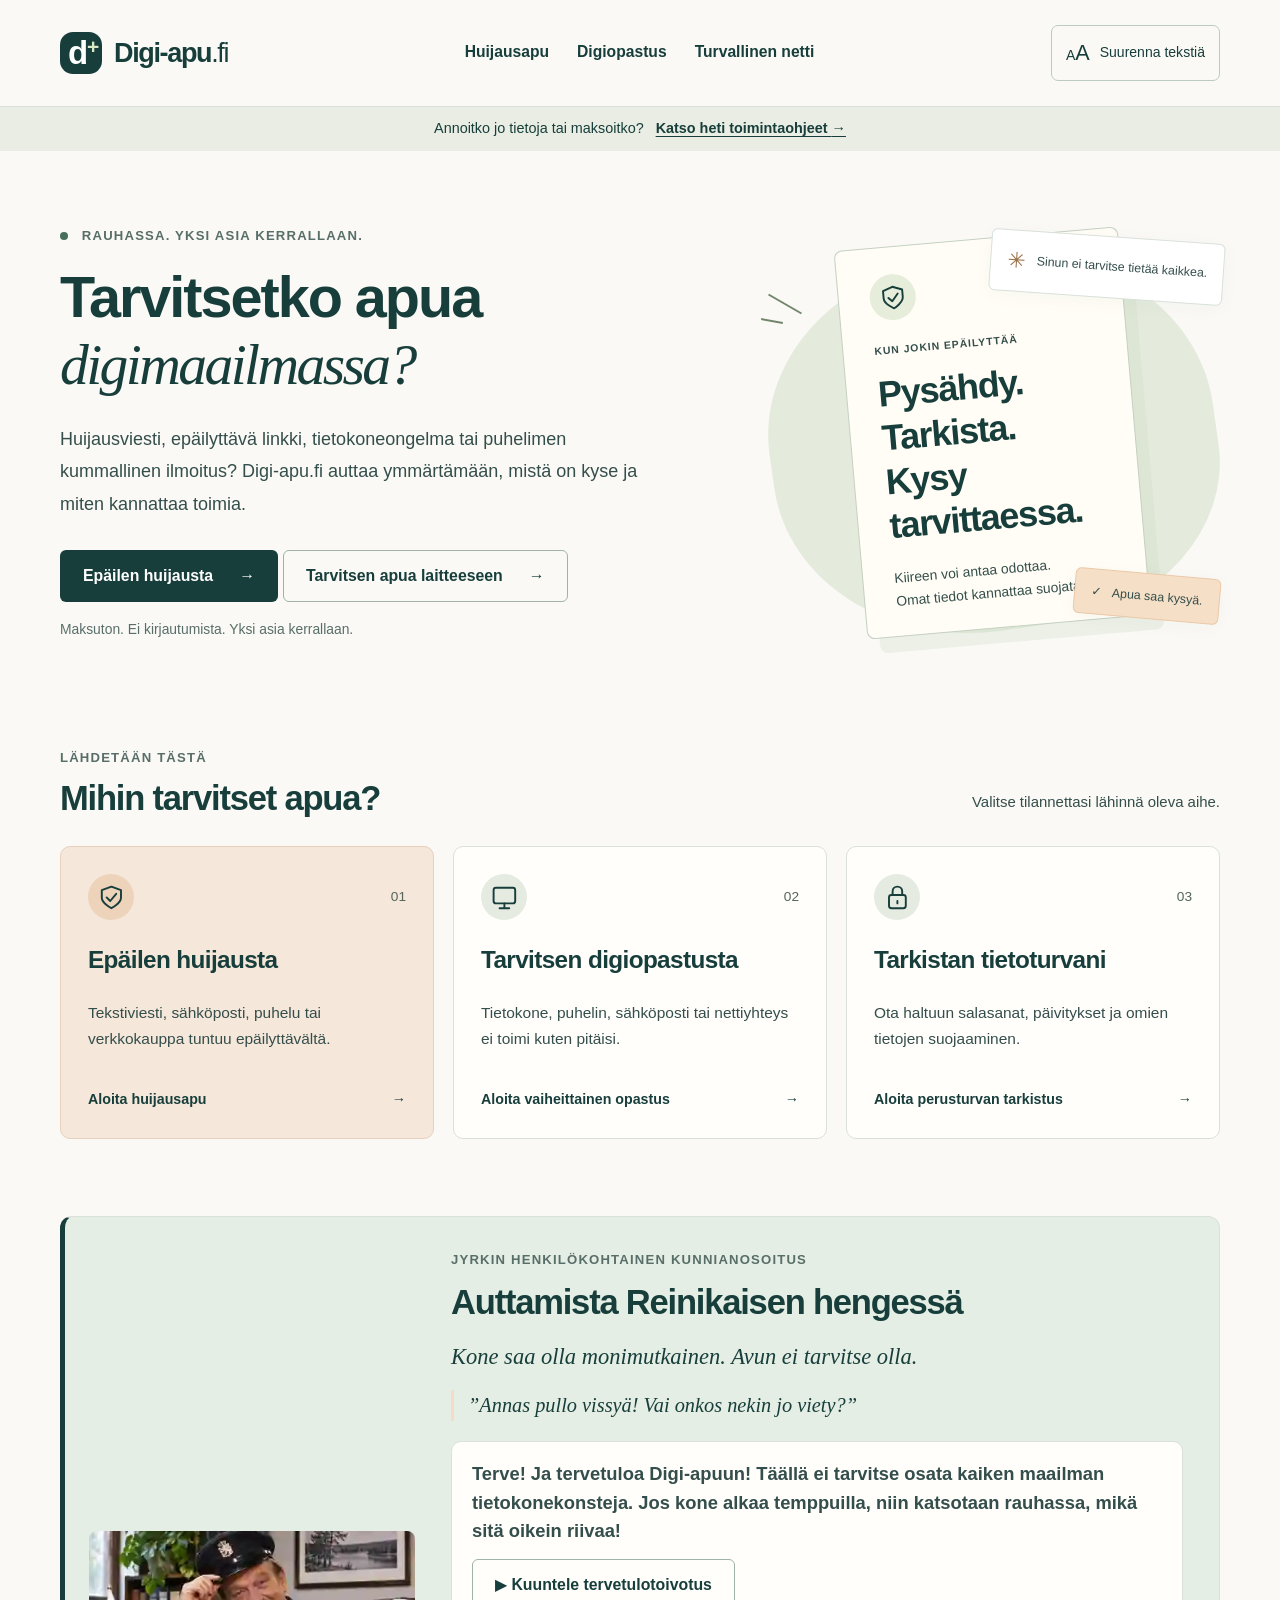
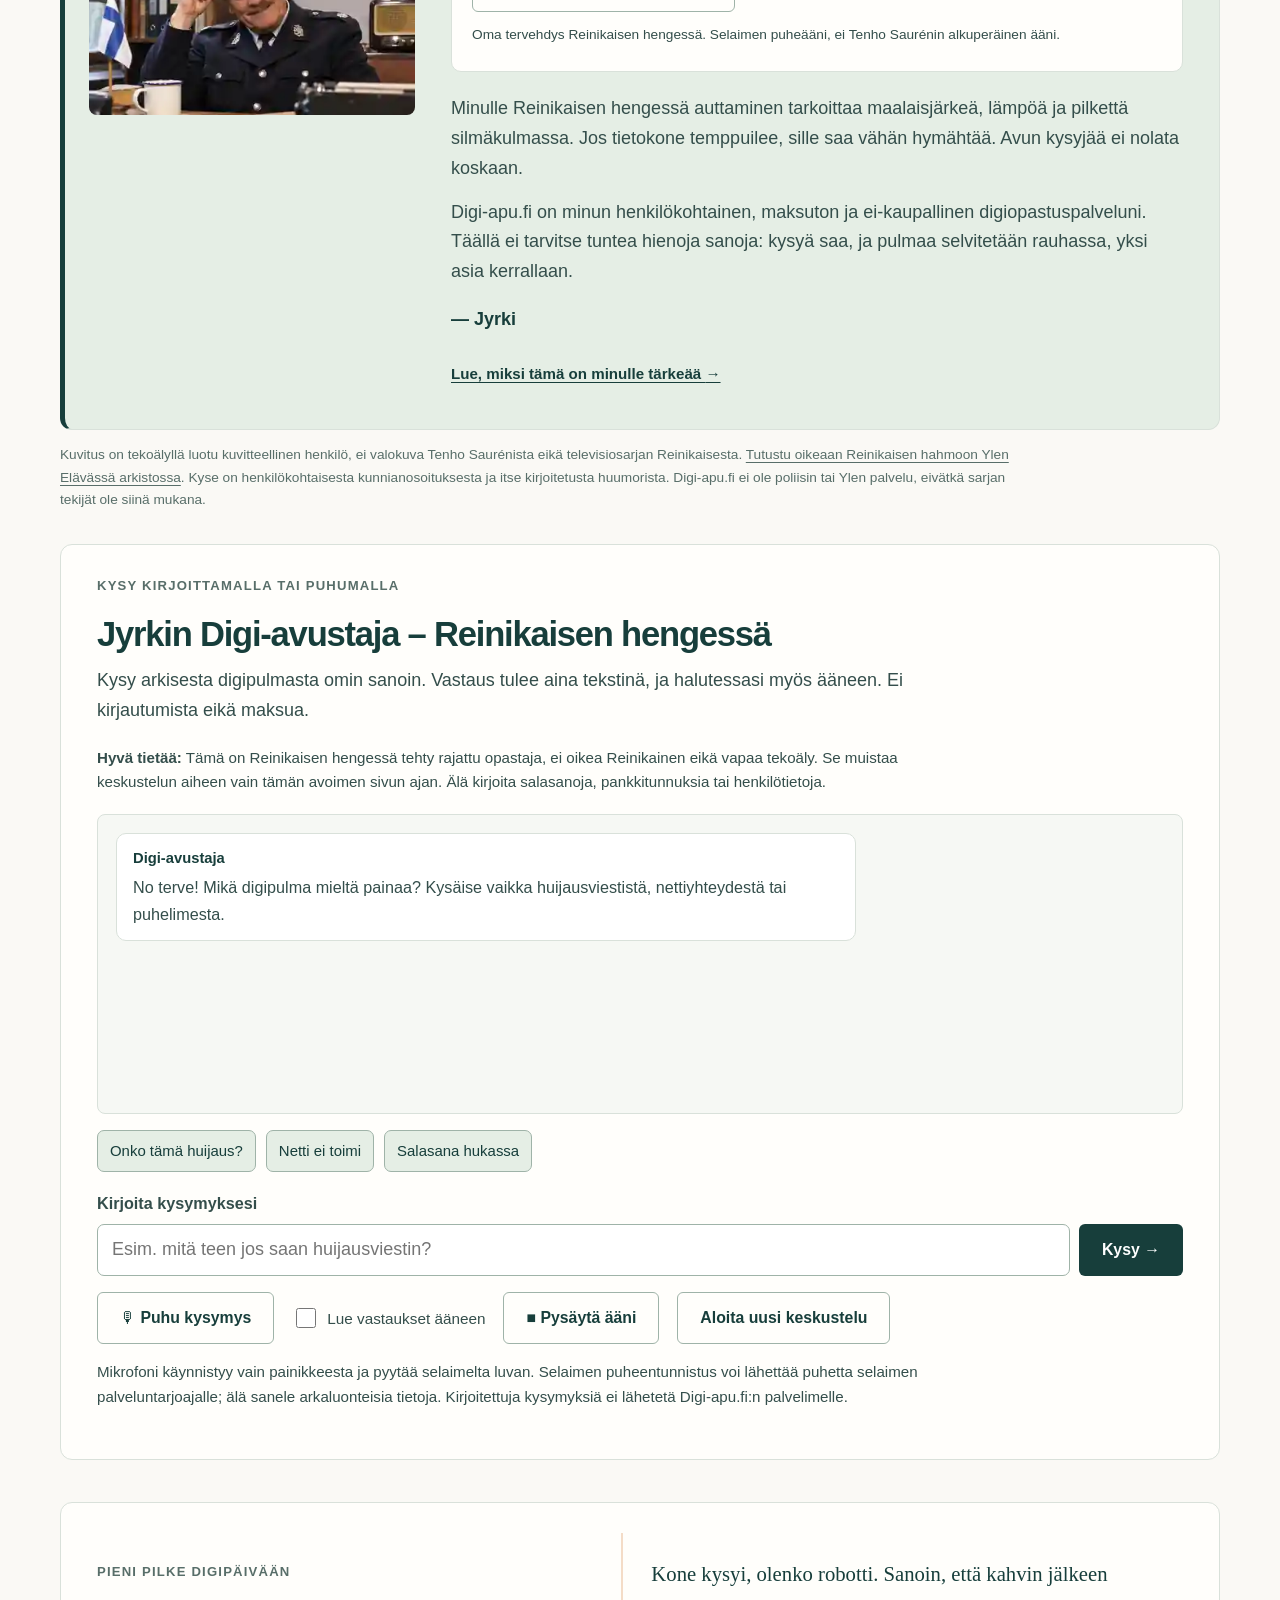
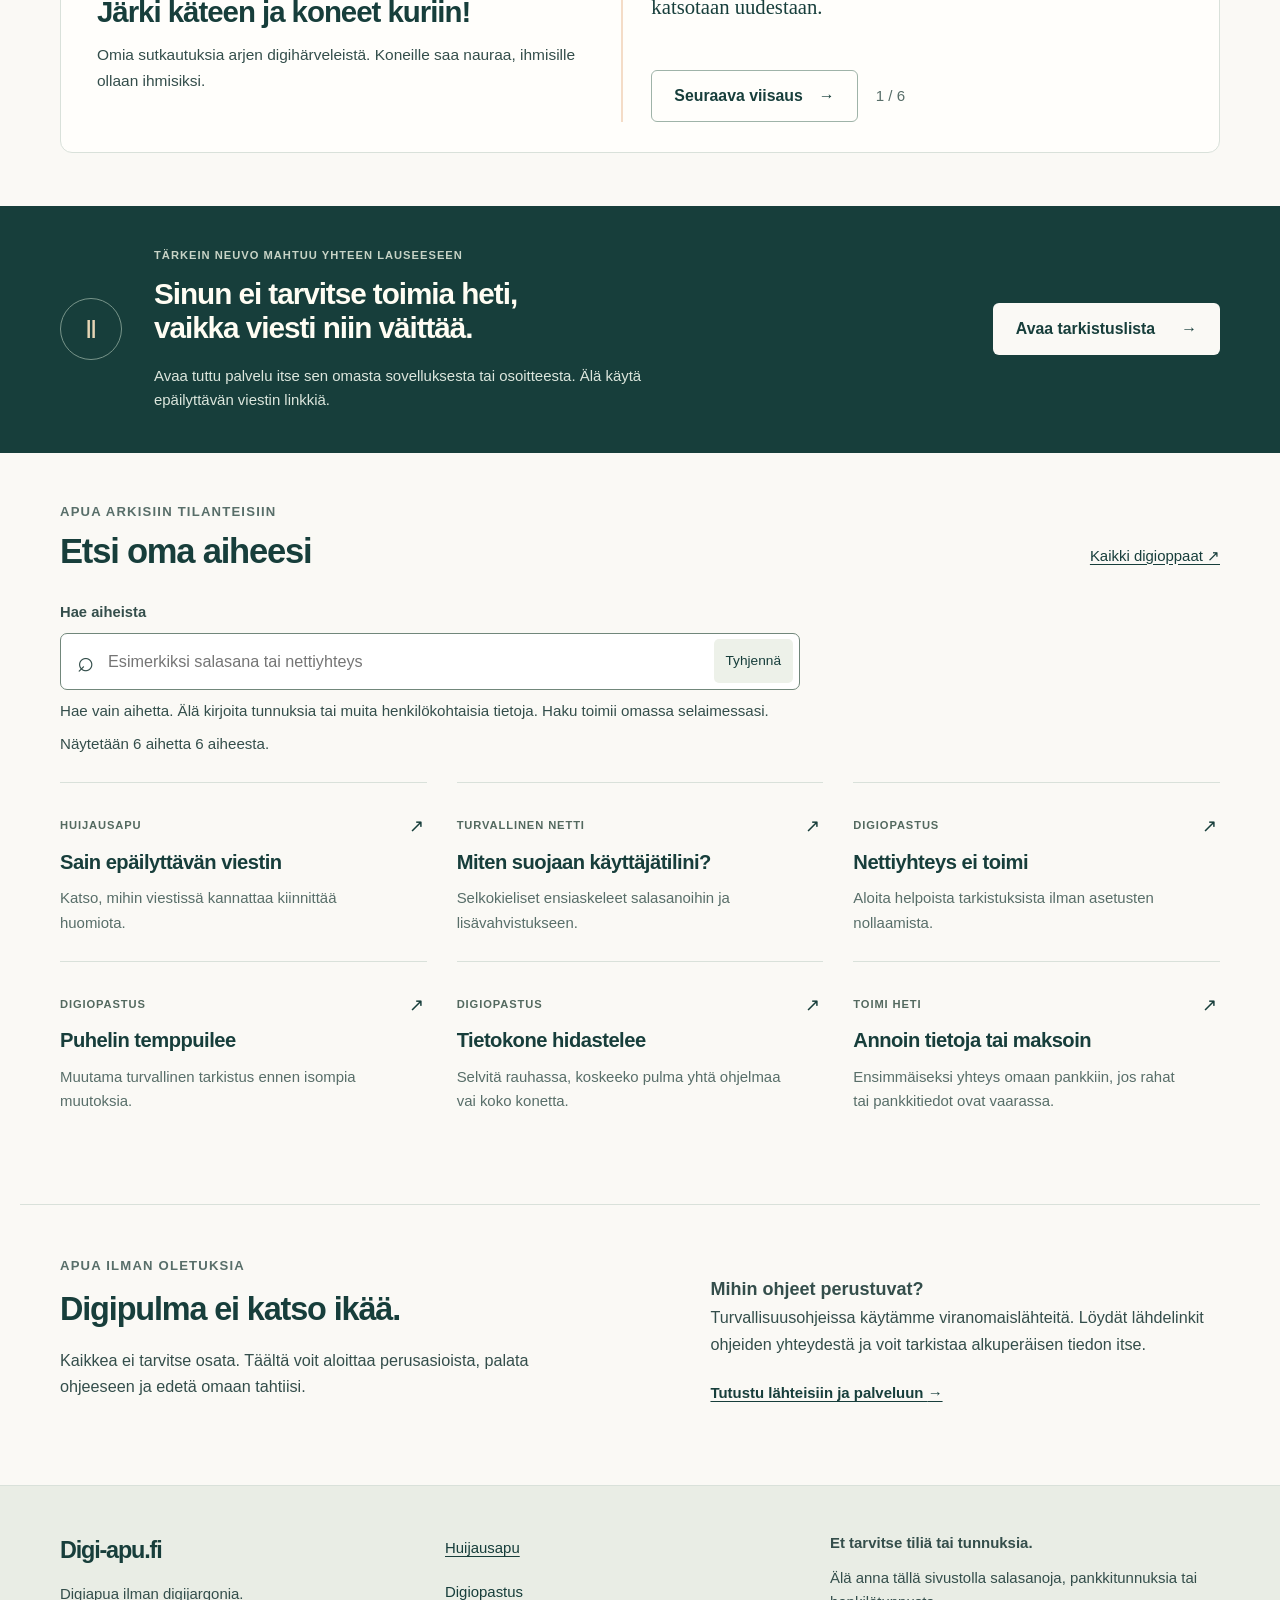
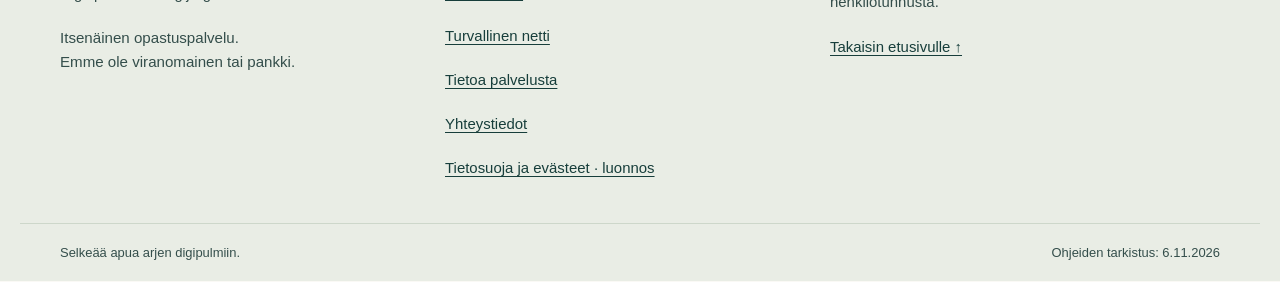
<file: site/index.html>
<!doctype html>
<html lang="fi"><head><meta charset="utf-8"><meta name="viewport" content="width=device-width,initial-scale=1">
<link rel="canonical" href="https://digi-apu.fi/">
<title>Digiapua ilman digijargonia · Digi-apu.fi</title><meta name="description" content="Selkeää apua huijausviesteihin, tietokoneen ja puhelimen pulmiin sekä turvalliseen netinkäyttöön.">
<meta name="referrer" content="no-referrer"><link rel="icon" href="assets/favicon.svg" type="image/svg+xml">
<link rel="stylesheet" href="assets/styles.css?v=9bdbaa25be"><link rel="stylesheet" href="assets/reinikainen.css?v=5"><script src="assets/app.js?v=ad53ecd3b7" defer></script><script src="assets/wisdom.js?v=1" defer></script><script src="assets/reinikainen-voice.js?v=1" defer></script><script src="assets/reinikainen-brain.js?v=1" defer></script><script src="assets/reinikainen-chat.js?v=3" defer></script></head>
<body><a class="skip" href="#sisalto">Siirry sisältöön</a>
<header class="header"><div class="wrap header-inner"><a class="brand" href="index.html" aria-label="Digi-apu.fi, etusivu"><span class="brand-mark" aria-hidden="true">d<span>+</span></span><span>Digi-apu<span class="brand-domain">.fi</span></span></a><nav class="main-nav" aria-label="Päävalikko"><a href="huijausapu.html">Huijausapu</a><a href="digiopastus.html">Digiopastus</a><a href="turvallinen-netti.html">Turvallinen netti</a></nav><button class="text-size" id="text-size" type="button" aria-pressed="false" hidden><span aria-hidden="true">A<span class="big-a">A</span></span> Suurenna tekstiä</button></div></header>
<div class="urgent"><div class="wrap">Annoitko jo tietoja tai maksoitko? <a href="huijausapu.html#jo-tapahtui">Katso heti toimintaohjeet <span aria-hidden="true">→</span></a></div></div>
<main id="sisalto" tabindex="-1"><section class="hero wrap"><div class="hero-copy"><p class="eyebrow"><span class="dot"></span> Rauhassa. Yksi asia kerrallaan.</p><h1>Tarvitsetko apua<br><span>digimaailmassa?</span></h1><p class="lead">Huijausviesti, epäilyttävä linkki, tietokoneongelma tai puhelimen kummallinen ilmoitus? Digi-apu.fi auttaa ymmärtämään, mistä on kyse ja miten kannattaa toimia.</p><div class="hero-actions"><a class="button primary" href="huijausapu.html#opastus">Epäilen huijausta <span aria-hidden="true">→</span></a> <a class="button secondary" href="digiopastus.html#opastus">Tarvitsen apua laitteeseen <span aria-hidden="true">→</span></a></div><p class="hero-foot">Maksuton. Ei kirjautumista. Yksi asia kerrallaan.</p></div><aside class="hero-art" aria-label="Kolme muistettavaa asiaa epäilyttävässä tilanteessa"><span class="art-line line-one" aria-hidden="true"></span><span class="art-line line-two" aria-hidden="true"></span><div class="note-top"><span class="note-icon" aria-hidden="true">✳</span> Sinun ei tarvitse tietää kaikkea.</div><div class="calm-card"><span class="circle-icon"><svg aria-hidden="true" viewBox="0 0 24 24" fill="none" stroke="currentColor" stroke-width="1.6" stroke-linecap="round" stroke-linejoin="round"><path d="M12 3 4 6v6c0 5 8 9 8 9s8-4 8-9V6l-8-3Z"/><path d="m8 12 3 3 5-6"/></svg></span><p class="small caps">Kun jokin epäilyttää</p><h2>Pysähdy.<br>Tarkista.<br>Kysy tarvittaessa.</h2><p>Kiireen voi antaa odottaa.<br>Omat tiedot kannattaa suojata.</p></div><div class="note-bottom"><span aria-hidden="true">✓</span> Apua saa kysyä.</div></aside></section>
<section class="section wrap" aria-labelledby="mista"><div class="section-heading"><div><p class="eyebrow">Lähdetään tästä</p><h2 id="mista">Mihin tarvitset apua?</h2></div><p>Valitse tilannettasi lähinnä oleva aihe.</p></div><div class="paths">
<a class="path path-scam" href="huijausapu.html#opastus"><div class="path-top"><span class="path-icon"><svg aria-hidden="true" viewBox="0 0 24 24" fill="none" stroke="currentColor" stroke-width="1.6" stroke-linecap="round" stroke-linejoin="round"><path d="M12 3 4 6v6c0 5 8 9 8 9s8-4 8-9V6l-8-3Z"/><path d="m8 12 3 3 5-6"/></svg></span><span class="path-number">01</span></div><h3>Epäilen huijausta</h3><p>Tekstiviesti, sähköposti, puhelu tai verkkokauppa tuntuu epäilyttävältä.</p><span class="path-link">Aloita huijausapu <span aria-hidden="true">→</span></span></a>
<a class="path" href="digiopastus.html#opastus"><div class="path-top"><span class="path-icon"><svg aria-hidden="true" viewBox="0 0 24 24" fill="none" stroke="currentColor" stroke-width="1.6" stroke-linecap="round" stroke-linejoin="round"><rect x="3" y="4" width="18" height="13" rx="2"/><path d="M8 21h8m-4-4v4"/></svg></span><span class="path-number">02</span></div><h3>Tarvitsen digiopastusta</h3><p>Tietokone, puhelin, sähköposti tai nettiyhteys ei toimi kuten pitäisi.</p><span class="path-link">Aloita vaiheittainen opastus <span aria-hidden="true">→</span></span></a>
<a class="path" href="turvallinen-netti.html#opastus"><div class="path-top"><span class="path-icon"><svg aria-hidden="true" viewBox="0 0 24 24" fill="none" stroke="currentColor" stroke-width="1.6" stroke-linecap="round" stroke-linejoin="round"><rect x="5" y="10" width="14" height="11" rx="2"/><path d="M8 10V7a4 4 0 0 1 8 0v3m-4 5v2"/></svg></span><span class="path-number">03</span></div><h3>Tarkistan tietoturvani</h3><p>Ota haltuun salasanat, päivitykset ja omien tietojen suojaaminen.</p><span class="path-link">Aloita perusturvan tarkistus <span aria-hidden="true">→</span></span></a></div></section>
<section class="wrap tribute" id="reinikainen" aria-labelledby="reinikainen-kortti">
<div class="tribute-card"><a class="tribute-photo" href="tietoa.html#reinikaisen-hengessa"><img src="assets/digi-avustaja.webp" alt="Tekoälyllä luotu kuvitteellinen, hyväntuulinen vanhan ajan konstaapeli työpöytänsä ääressä." width="400" height="225" loading="lazy" decoding="async"></a><div class="tribute-copy">
<p class="eyebrow">Jyrkin henkilökohtainen kunnianosoitus</p>
<h2 id="reinikainen-kortti">Auttamista Reinikaisen hengessä</h2>
<p class="tribute-lead">Kone saa olla monimutkainen. Avun ei tarvitse olla.</p>
<p class="tribute-sutkaus">”Annas pullo vissyä! Vai onkos nekin jo viety?”</p>
<div class="tribute-voice" aria-label="Tervetulotoivotuksen kuuntelu">
<p class="tribute-voice-script" id="reinikainen-tervetuloa-teksti">Terve! Ja tervetuloa Digi-apuun! Täällä ei tarvitse osata kaiken maailman tietokonekonsteja. Jos kone alkaa temppuilla, niin katsotaan rauhassa, mikä sitä oikein riivaa!</p>
<div class="tribute-voice-controls"><button class="button secondary" id="reinikainen-voice-toggle" type="button">▶ Kuuntele tervetulotoivotus</button><label class="tribute-voice-choice" id="reinikainen-voice-choice-label" for="reinikainen-voice-choice" hidden>Ääni <select id="reinikainen-voice-choice" aria-label="Valitse suomenkielinen ääni"></select></label></div>
<p class="small" id="reinikainen-voice-note">Oma tervehdys Reinikaisen hengessä. Selaimen puheääni, ei Tenho Saurénin alkuperäinen ääni.</p>
<p class="small" id="reinikainen-voice-status" role="status" aria-live="polite"></p>
</div>
<p>Minulle Reinikaisen hengessä auttaminen tarkoittaa maalaisjärkeä, lämpöä ja pilkettä silmäkulmassa. Jos tietokone temppuilee, sille saa vähän hymähtää. Avun kysyjää ei nolata koskaan.</p>
<p>Digi-apu.fi on minun henkilökohtainen, maksuton ja ei-kaupallinen digiopastuspalveluni. Täällä ei tarvitse tuntea hienoja sanoja: kysyä saa, ja pulmaa selvitetään rauhassa, yksi asia kerrallaan.</p>
<p class="tribute-signature">— Jyrki</p>
<a class="tribute-link" href="tietoa.html#reinikaisen-hengessa">Lue, miksi tämä on minulle tärkeää <span aria-hidden="true">→</span></a>
</div></div>
<p class="tribute-credit">Kuvitus on tekoälyllä luotu kuvitteellinen henkilö, ei valokuva Tenho Saurénista eikä televisiosarjan Reinikaisesta. <a href="https://yle.fi/a/20-272660" rel="noreferrer">Tutustu oikeaan Reinikaisen hahmoon Ylen Elävässä arkistossa</a>. Kyse on henkilökohtaisesta kunnianosoituksesta ja itse kirjoitetusta huumorista. Digi-apu.fi ei ole poliisin tai Ylen palvelu, eivätkä sarjan tekijät ole siinä mukana.</p>
</section>
<section class="wrap reinikainen-chat-section" id="reinikainen-chat" aria-labelledby="reinikainen-chat-title">
<div class="reinikainen-chat-card">
<p class="eyebrow">Kysy kirjoittamalla tai puhumalla</p>
<h2 id="reinikainen-chat-title">Jyrkin Digi-avustaja – Reinikaisen hengessä</h2>
<p>Kysy arkisesta digipulmasta omin sanoin. Vastaus tulee aina tekstinä, ja halutessasi myös ääneen. Ei kirjautumista eikä maksua.</p>
<p class="small"><strong>Hyvä tietää:</strong> Tämä on Reinikaisen hengessä tehty rajattu opastaja, ei oikea Reinikainen eikä vapaa tekoäly. Se muistaa keskustelun aiheen vain tämän avoimen sivun ajan. Älä kirjoita salasanoja, pankkitunnuksia tai henkilötietoja.</p>
<div class="reinikainen-chat-log" id="reinikainen-chat-log" role="log" aria-label="Keskustelu" aria-live="polite" aria-relevant="additions text">
<div class="reinikainen-chat-message helper"><strong>Digi-avustaja</strong><p>No terve! Mikä digipulma mieltä painaa? Kysäise vaikka huijausviestistä, nettiyhteydestä tai puhelimesta.</p></div>
</div>
<div class="reinikainen-chat-examples" aria-label="Esimerkkikysymykset">
<button type="button" data-reinikainen-example="Onko tämä Digi-apu huijaus?">Onko tämä huijaus?</button>
<button type="button" data-reinikainen-example="Netti ei toimi">Netti ei toimi</button>
<button type="button" data-reinikainen-example="Unohdin salasanani">Salasana hukassa</button>
</div>
<form class="reinikainen-chat-form">
<label for="reinikainen-chat-input">Kirjoita kysymyksesi</label>
<div class="reinikainen-chat-input-row"><input id="reinikainen-chat-input" type="text" maxlength="300" autocomplete="off" placeholder="Esim. mitä teen jos saan huijausviestin?" required><button type="submit" class="button primary">Kysy →</button></div>
</form>
<div class="reinikainen-chat-settings">
<button id="reinikainen-chat-mic" class="button secondary" type="button" hidden>🎙 Puhu kysymys</button>
<label><input id="reinikainen-chat-voice" type="checkbox"> Lue vastaukset ääneen</label><button id="reinikainen-chat-stop" class="button secondary" type="button">■ Pysäytä ääni</button><button id="reinikainen-chat-reset" class="button secondary" type="button">Aloita uusi keskustelu</button>
</div>
<p class="small">Mikrofoni käynnistyy vain painikkeesta ja pyytää selaimelta luvan. Selaimen puheentunnistus voi lähettää puhetta selaimen palveluntarjoajalle; älä sanele arkaluonteisia tietoja. Kirjoitettuja kysymyksiä ei lähetetä Digi-apu.fi:n palvelimelle.</p>
<p class="small" id="reinikainen-chat-status" role="status" aria-live="polite"></p>
</div></section>
<section class="wrap wisdom" aria-labelledby="viisaus-otsikko">
<div class="wisdom-card"><div class="wisdom-intro"><p class="eyebrow">Pieni pilke digipäivään</p>
<h2 id="viisaus-otsikko">Järki käteen ja koneet kuriin!</h2>
<p>Omia sutkautuksia arjen digihärveleistä. Koneille saa nauraa, ihmisille ollaan ihmisiksi.</p></div>
<div class="wisdom-content"><div class="wisdom-quote" aria-live="polite" aria-atomic="true"><p id="it-wisdom">Kone kysyi, olenko robotti. Sanoin, että kahvin jälkeen katsotaan uudestaan.</p></div>
<div class="wisdom-controls"><button class="button secondary" id="next-wisdom" type="button" hidden>Seuraava viisaus <span aria-hidden="true">→</span></button><span class="small" id="wisdom-count" aria-hidden="true" hidden></span></div>
</div></div></section>
<section class="pause-band"><div class="wrap pause-inner"><div class="pause-symbol" aria-hidden="true">Ⅱ</div><div><p class="eyebrow">Tärkein neuvo mahtuu yhteen lauseeseen</p><h2>Sinun ei tarvitse toimia heti,<br>vaikka viesti niin väittää.</h2><p>Avaa tuttu palvelu itse sen omasta sovelluksesta tai osoitteesta. Älä käytä epäilyttävän viestin linkkiä.</p></div><a href="huijausapu.html#tarkistuslista" class="button light">Avaa tarkistuslista <span aria-hidden="true">→</span></a></div></section>
<section class="section wrap" aria-labelledby="aihehaku"><div class="section-heading"><div><p class="eyebrow">Apua arkisiin tilanteisiin</p><h2 id="aihehaku">Etsi oma aiheesi</h2></div><a href="digiopastus.html#opastus">Kaikki digioppaat <span aria-hidden="true">↗</span></a></div><div class="topic-search" hidden><label for="topic-search">Hae aiheista</label><div class="search-line"><span aria-hidden="true">⌕</span><input id="topic-search" type="search" maxlength="80" placeholder="Esimerkiksi salasana tai nettiyhteys" autocomplete="off" aria-describedby="search-help"><button id="clear-search" type="button">Tyhjennä</button></div><p id="search-help" class="small">Hae vain aihetta. Älä kirjoita tunnuksia tai muita henkilökohtaisia tietoja. Haku toimii omassa selaimessasi.</p><p id="search-status" role="status" class="small"></p></div><div class="topic-grid" id="topics">
<a class="topic" data-keywords="huijaus tekstiviesti sms paketti posti sähköposti linkki pankki" href="huijausapu.html#viestit"><span class="topic-tag">Huijausapu</span><h3>Sain epäilyttävän viestin</h3><p>Katso, mihin viestissä kannattaa kiinnittää huomiota.</p><span aria-hidden="true">↗</span></a>
<a class="topic" data-keywords="salasana salasanoja tunnus kirjautuminen salasanojen kaksivaiheinen" href="turvallinen-netti.html#salasanat"><span class="topic-tag">Turvallinen netti</span><h3>Miten suojaan käyttäjätilini?</h3><p>Selkokieliset ensiaskeleet salasanoihin ja lisävahvistukseen.</p><span aria-hidden="true">↗</span></a>
<a class="topic" data-keywords="netti wifi wlan reititin internet yhteys yhteydet" href="digiopastus.html#netti"><span class="topic-tag">Digiopastus</span><h3>Nettiyhteys ei toimi</h3><p>Aloita helpoista tarkistuksista ilman asetusten nollaamista.</p><span aria-hidden="true">↗</span></a>
<a class="topic" data-keywords="android puhelin kännykkä akku ilmoitus ilmoitukset" href="digiopastus.html#android"><span class="topic-tag">Digiopastus</span><h3>Puhelin temppuilee</h3><p>Muutama turvallinen tarkistus ennen isompia muutoksia.</p><span aria-hidden="true">↗</span></a>
<a class="topic" data-keywords="windows tietokone kannettava hidas jumissa ongelma" href="digiopastus.html#windows"><span class="topic-tag">Digiopastus</span><h3>Tietokone hidastelee</h3><p>Selvitä rauhassa, koskeeko pulma yhtä ohjelmaa vai koko konetta.</p><span aria-hidden="true">↗</span></a>
<a class="topic" data-keywords="huijattu uhri maksu rahat pankkitunnukset rikosilmoitus" href="huijausapu.html#jo-tapahtui"><span class="topic-tag">Toimi heti</span><h3>Annoin tietoja tai maksoin</h3><p>Ensimmäiseksi yhteys omaan pankkiin, jos rahat tai pankkitiedot ovat vaarassa.</p><span aria-hidden="true">↗</span></a></div><div id="no-results" class="empty" hidden><h3>Aihetta ei löytynyt.</h3><p>Kokeile lyhyempää sanaa, kuten ”netti”, tai <a href="digiopastus.html#opastus">selaa digioppaita</a>.</p></div></section>
<section class="wrap reassurance"><div><span class="eyebrow">Apua ilman oletuksia</span><h2>Digipulma ei katso ikää.</h2><p>Kaikkea ei tarvitse osata. Täältä voit aloittaa perusasioista, palata ohjeeseen ja edetä omaan tahtiisi.</p></div><div><strong>Mihin ohjeet perustuvat?</strong><p>Turvallisuusohjeissa käytämme viranomaislähteitä. Löydät lähdelinkit ohjeiden yhteydestä ja voit tarkistaa alkuperäisen tiedon itse.</p><a href="tietoa.html#lahteet">Tutustu lähteisiin ja palveluun <span aria-hidden="true">→</span></a></div></section></main>
<footer class="footer"><div class="wrap footer-grid"><div><a class="brand footer-brand" href="index.html">Digi-apu.fi</a><p>Digiapua ilman digijargonia.</p><p class="small">Itsenäinen opastuspalvelu.<br>Emme ole viranomainen tai pankki.</p></div><nav aria-label="Alatunniste"><a href="huijausapu.html">Huijausapu</a><a href="digiopastus.html">Digiopastus</a><a href="turvallinen-netti.html">Turvallinen netti</a><a href="tietoa.html">Tietoa palvelusta</a><a href="yhteystiedot.html">Yhteystiedot</a><a href="tietosuoja.html">Tietosuoja ja evästeet · luonnos</a></nav><div class="footer-note"><strong>Et tarvitse tiliä tai tunnuksia.</strong><p>Älä anna tällä sivustolla salasanoja, pankkitunnuksia tai henkilötunnusta.</p><a href="index.html">Takaisin etusivulle ↑</a></div></div><div class="wrap footer-bottom">Selkeää apua arjen digipulmiin. <span>Ohjeiden tarkistus: 6.11.2026</span></div></footer>
<p class="sr-only" id="size-status" role="status"></p></body></html>
</file>
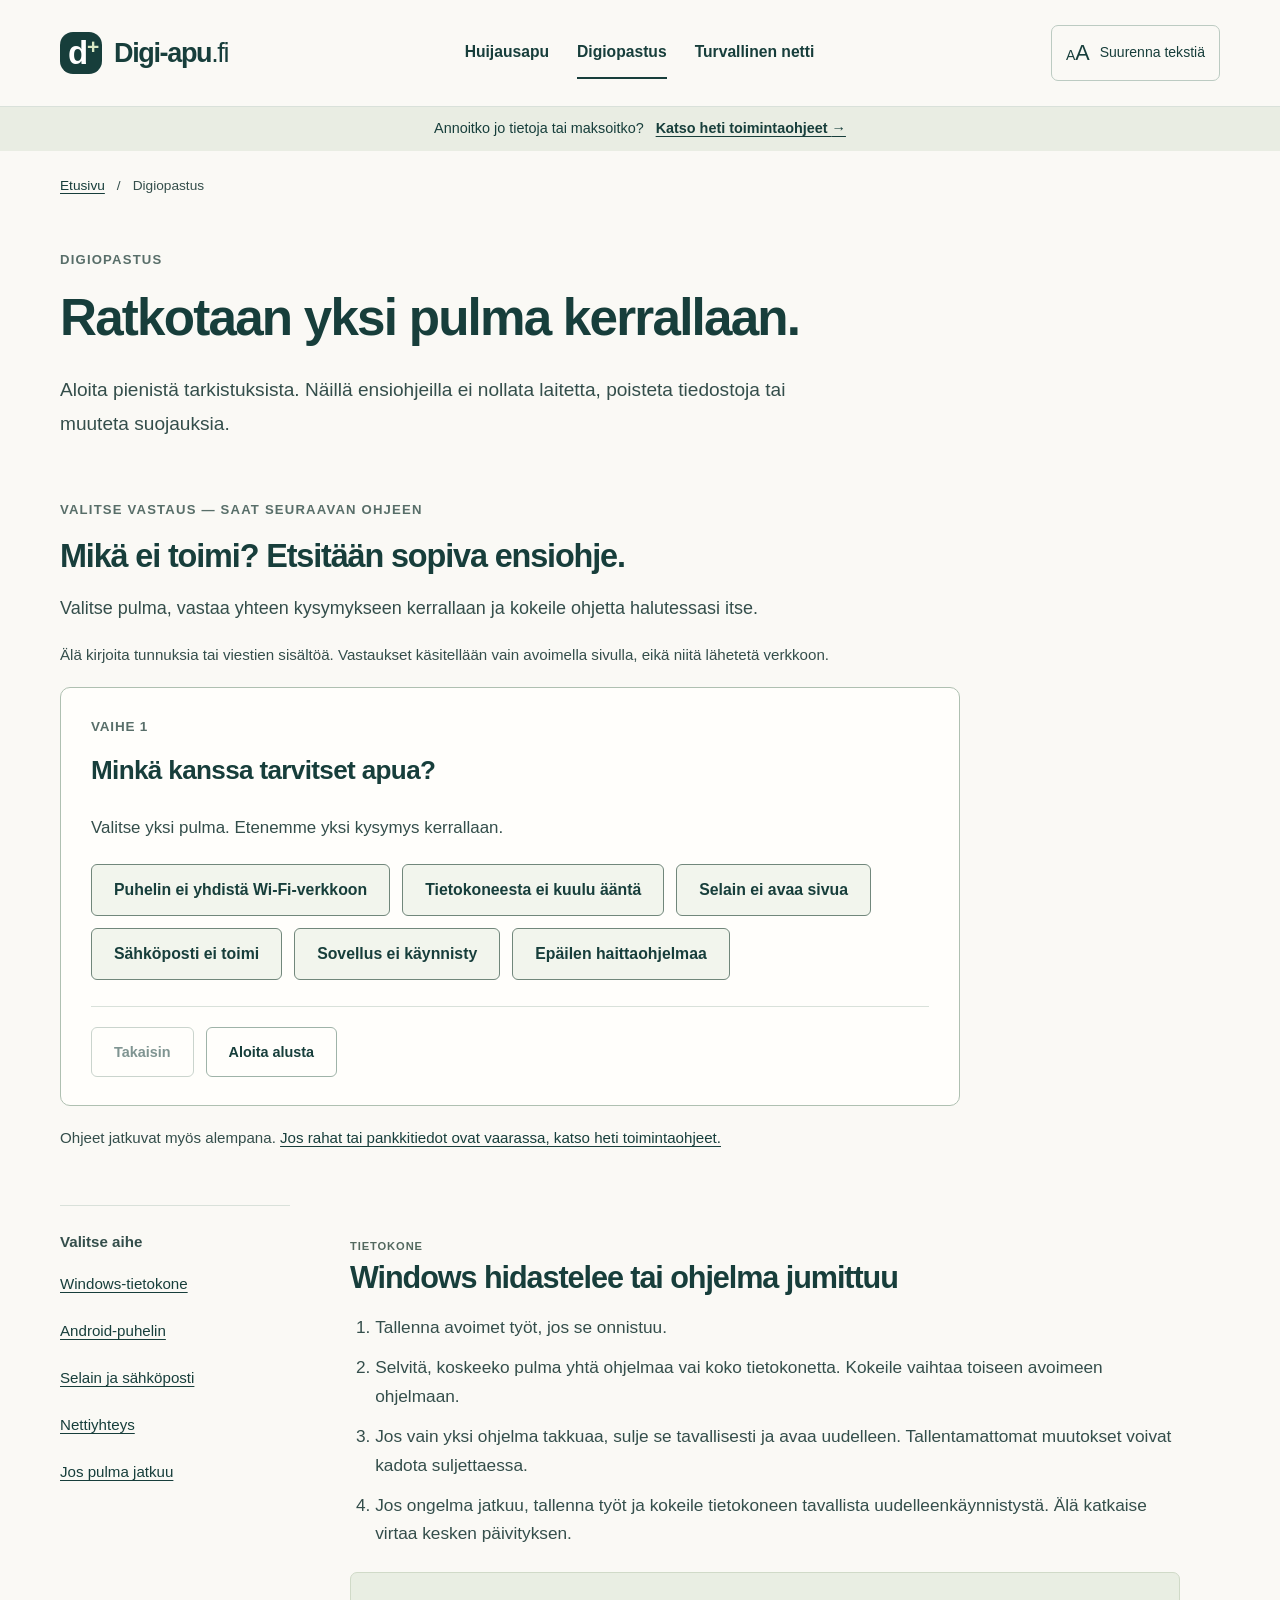
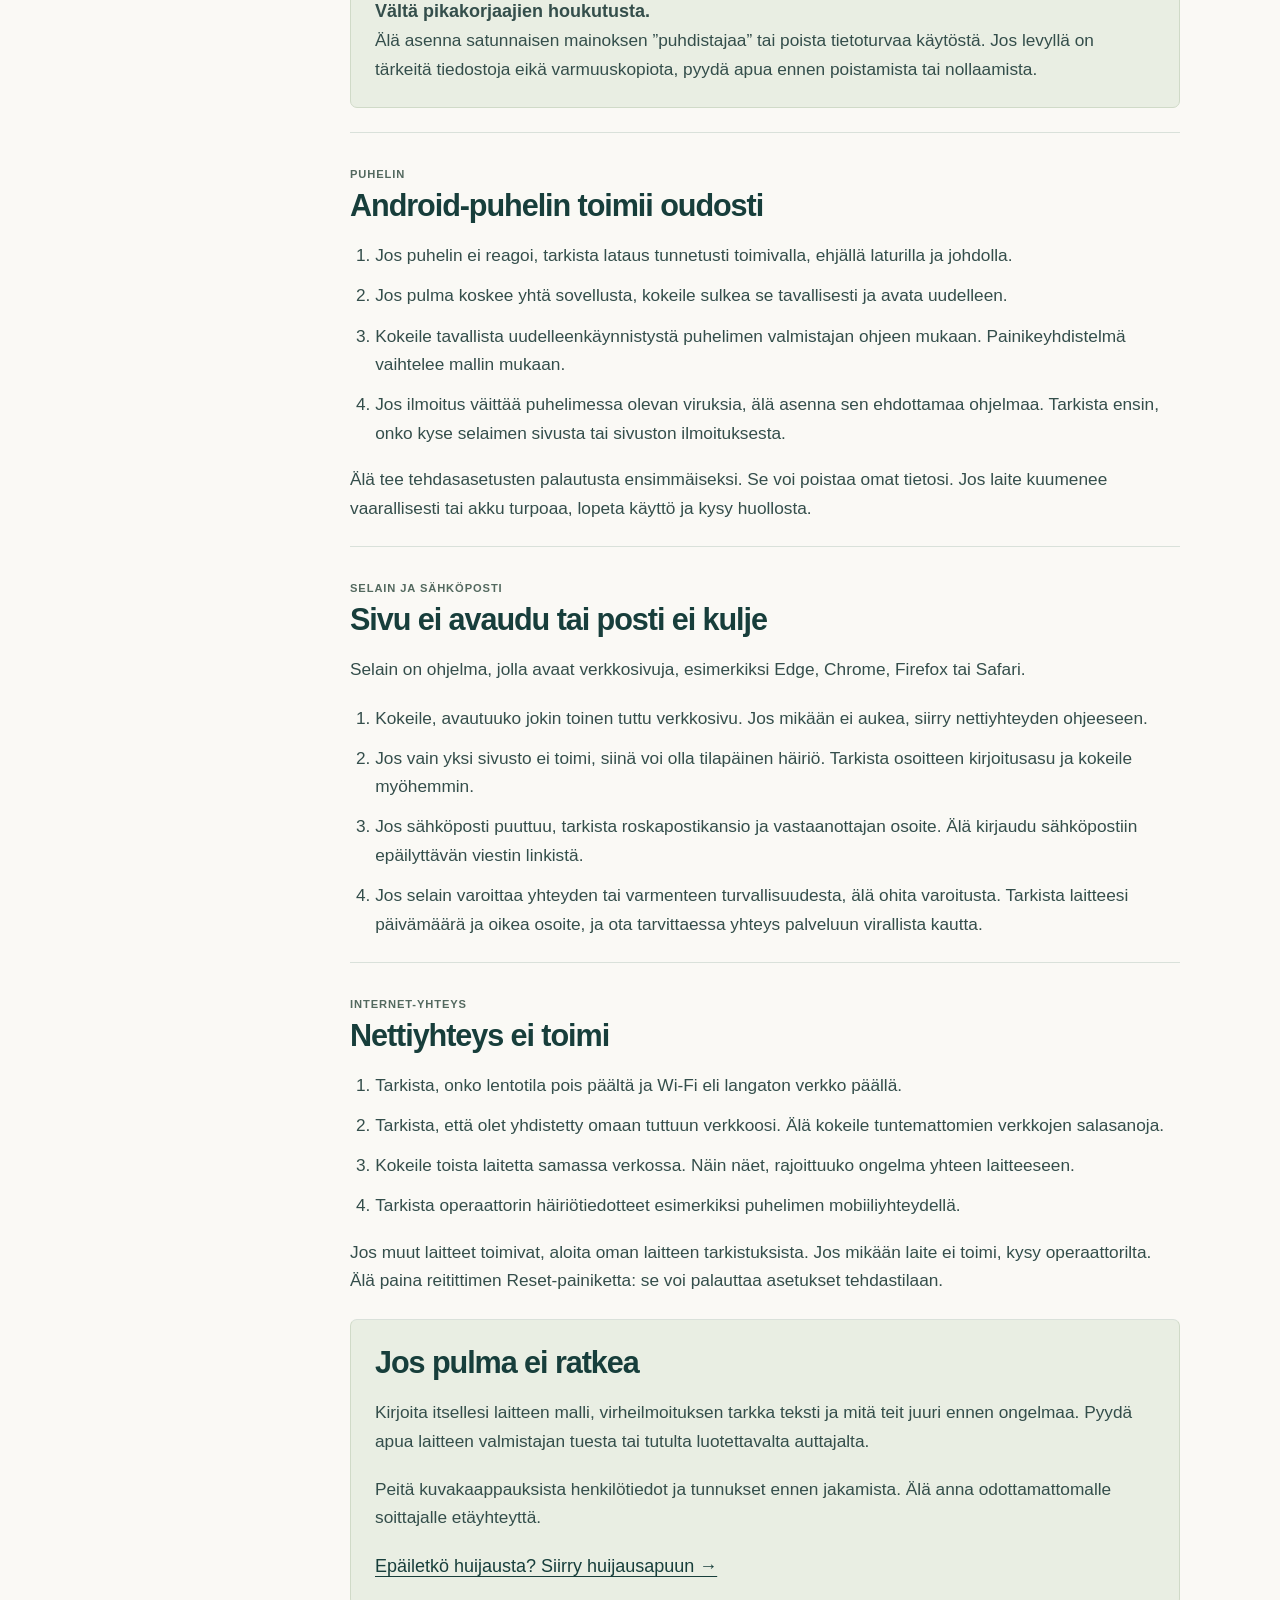
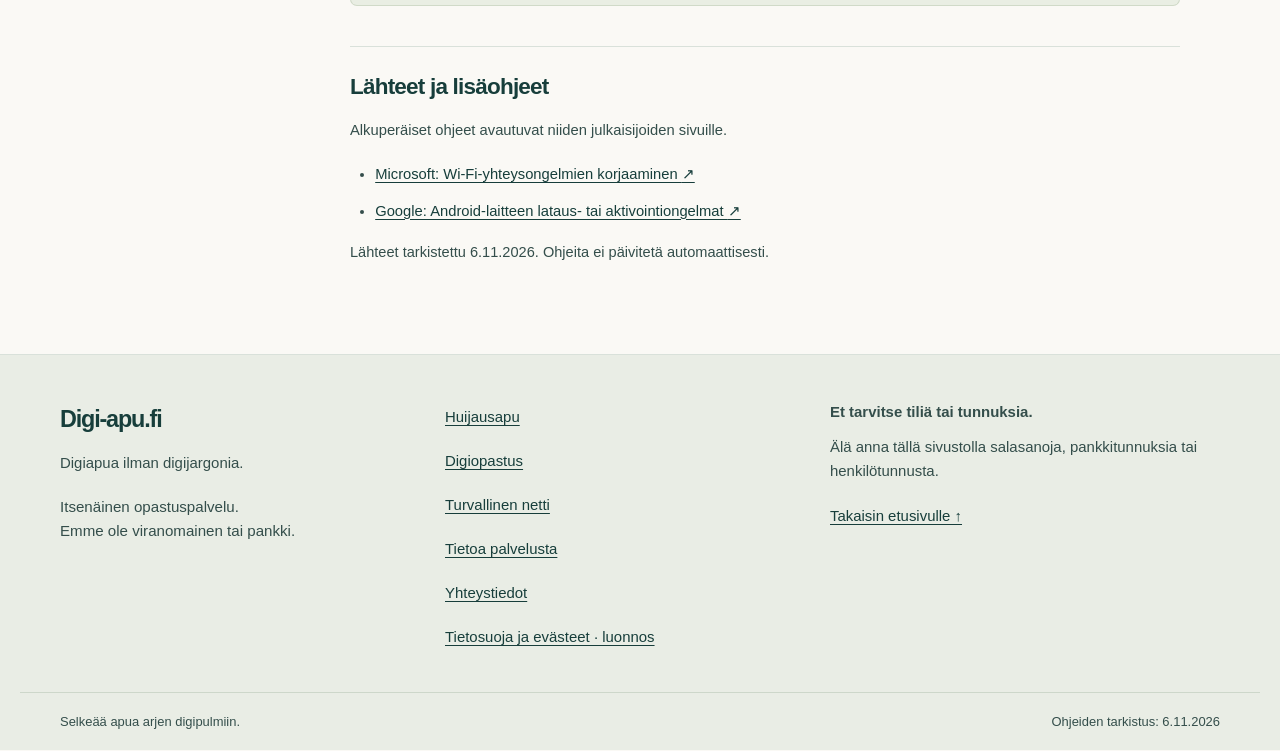
<file: site/digiopastus.html>
<!doctype html>
<html lang="fi"><head><meta charset="utf-8"><meta name="viewport" content="width=device-width,initial-scale=1">
<link rel="canonical" href="https://digi-apu.fi/digiopastus">
<title>Digiopastus · Digi-apu.fi</title><meta name="description" content="Selkeät ensiohjeet Windowsin, Androidin, selaimen, sähköpostin ja nettiyhteyden peruspulmiin.">
<meta name="referrer" content="no-referrer"><link rel="icon" href="assets/favicon.svg" type="image/svg+xml">
<link rel="stylesheet" href="assets/styles.css?v=9bdbaa25be"><script src="assets/app.js?v=ad53ecd3b7" defer></script><link rel="stylesheet" href="assets/guidance.css?v=ff6fcb7e33"><script src="assets/guidance.js?v=52e0c1f229" defer></script><script src="assets/guidance-ui.js?v=48231cf7b4" defer></script></head>
<body><a class="skip" href="#sisalto">Siirry sisältöön</a>
<header class="header"><div class="wrap header-inner"><a class="brand" href="index.html" aria-label="Digi-apu.fi, etusivu"><span class="brand-mark" aria-hidden="true">d<span>+</span></span><span>Digi-apu<span class="brand-domain">.fi</span></span></a><nav class="main-nav" aria-label="Päävalikko"><a href="huijausapu.html">Huijausapu</a><a href="digiopastus.html" aria-current="page">Digiopastus</a><a href="turvallinen-netti.html">Turvallinen netti</a></nav><button class="text-size" id="text-size" type="button" aria-pressed="false" hidden><span aria-hidden="true">A<span class="big-a">A</span></span> Suurenna tekstiä</button></div></header>
<div class="urgent"><div class="wrap">Annoitko jo tietoja tai maksoitko? <a href="huijausapu.html#jo-tapahtui">Katso heti toimintaohjeet <span aria-hidden="true">→</span></a></div></div>
<nav class="breadcrumbs wrap" aria-label="Murupolku"><a href="index.html">Etusivu</a><span aria-hidden="true">/</span><span>Digiopastus</span></nav><main id="sisalto" tabindex="-1"><section class="page-intro wrap"><p class="eyebrow">Digiopastus</p><h1>Ratkotaan yksi pulma kerrallaan.</h1><p class="lead">Aloita pienistä tarkistuksista. Näillä ensiohjeilla ei nollata laitetta, poisteta tiedostoja tai muuteta suojauksia.</p></section><section id="opastus" class="wrap guidance-section" aria-labelledby="opastus-title"><p class="eyebrow">Valitse vastaus — saat seuraavan ohjeen</p><h2 id="opastus-title">Mikä ei toimi? Etsitään sopiva ensiohje.</h2><p>Valitse pulma, vastaa yhteen kysymykseen kerrallaan ja kokeile ohjetta halutessasi itse.</p><p class="small">Älä kirjoita tunnuksia tai viestien sisältöä. Vastaukset käsitellään vain avoimella sivulla, eikä niitä lähetetä verkkoon.</p><div class="guidance-host" data-guidance="digi" hidden><p class="guidance-progress" data-progress role="status"></p><div class="guidance-content"></div><div class="guidance-controls"><button type="button" class="button secondary" data-back>Takaisin</button><button type="button" class="button secondary" data-restart>Aloita alusta</button></div></div><noscript><p>Vaiheittainen opastus ei ole käytössä tässä selaimessa. Voit lukea alla olevat perusohjeet.</p></noscript><p class="small">Ohjeet jatkuvat myös alempana. <a href="huijausapu.html#jo-tapahtui">Jos rahat tai pankkitiedot ovat vaarassa, katso heti toimintaohjeet.</a></p></section><div class="wrap content-layout"><nav class="side-nav" aria-label="Digioppaiden aiheet"><strong>Valitse aihe</strong><a href="#windows">Windows-tietokone</a><a href="#android">Android-puhelin</a><a href="#selain">Selain ja sähköposti</a><a href="#netti">Nettiyhteys</a><a href="#jatko">Jos pulma jatkuu</a></nav><div class="article"><section id="windows"><span class="topic-tag">Tietokone</span><h2>Windows hidastelee tai ohjelma jumittuu</h2><ol><li>Tallenna avoimet työt, jos se onnistuu.</li><li>Selvitä, koskeeko pulma yhtä ohjelmaa vai koko tietokonetta. Kokeile vaihtaa toiseen avoimeen ohjelmaan.</li><li>Jos vain yksi ohjelma takkuaa, sulje se tavallisesti ja avaa uudelleen. Tallentamattomat muutokset voivat kadota suljettaessa.</li><li>Jos ongelma jatkuu, tallenna työt ja kokeile tietokoneen tavallista uudelleenkäynnistystä. Älä katkaise virtaa kesken päivityksen.</li></ol><div class="note"><strong>Vältä pikakorjaajien houkutusta.</strong><p>Älä asenna satunnaisen mainoksen ”puhdistajaa” tai poista tietoturvaa käytöstä. Jos levyllä on tärkeitä tiedostoja eikä varmuuskopiota, pyydä apua ennen poistamista tai nollaamista.</p></div></section><section id="android"><span class="topic-tag">Puhelin</span><h2>Android-puhelin toimii oudosti</h2><ol><li>Jos puhelin ei reagoi, tarkista lataus tunnetusti toimivalla, ehjällä laturilla ja johdolla.</li><li>Jos pulma koskee yhtä sovellusta, kokeile sulkea se tavallisesti ja avata uudelleen.</li><li>Kokeile tavallista uudelleenkäynnistystä puhelimen valmistajan ohjeen mukaan. Painikeyhdistelmä vaihtelee mallin mukaan.</li><li>Jos ilmoitus väittää puhelimessa olevan viruksia, älä asenna sen ehdottamaa ohjelmaa. Tarkista ensin, onko kyse selaimen sivusta tai sivuston ilmoituksesta.</li></ol><p>Älä tee tehdasasetusten palautusta ensimmäiseksi. Se voi poistaa omat tietosi. Jos laite kuumenee vaarallisesti tai akku turpoaa, lopeta käyttö ja kysy huollosta.</p></section><section id="selain"><span class="topic-tag">Selain ja sähköposti</span><h2>Sivu ei avaudu tai posti ei kulje</h2><p>Selain on ohjelma, jolla avaat verkkosivuja, esimerkiksi Edge, Chrome, Firefox tai Safari.</p><ol><li>Kokeile, avautuuko jokin toinen tuttu verkkosivu. Jos mikään ei aukea, siirry nettiyhteyden ohjeeseen.</li><li>Jos vain yksi sivusto ei toimi, siinä voi olla tilapäinen häiriö. Tarkista osoitteen kirjoitusasu ja kokeile myöhemmin.</li><li>Jos sähköposti puuttuu, tarkista roskapostikansio ja vastaanottajan osoite. Älä kirjaudu sähköpostiin epäilyttävän viestin linkistä.</li><li>Jos selain varoittaa yhteyden tai varmenteen turvallisuudesta, älä ohita varoitusta. Tarkista laitteesi päivämäärä ja oikea osoite, ja ota tarvittaessa yhteys palveluun virallista kautta.</li></ol></section><section id="netti"><span class="topic-tag">Internet-yhteys</span><h2>Nettiyhteys ei toimi</h2><ol><li>Tarkista, onko lentotila pois päältä ja Wi-Fi eli langaton verkko päällä.</li><li>Tarkista, että olet yhdistetty omaan tuttuun verkkoosi. Älä kokeile tuntemattomien verkkojen salasanoja.</li><li>Kokeile toista laitetta samassa verkossa. Näin näet, rajoittuuko ongelma yhteen laitteeseen.</li><li>Tarkista operaattorin häiriötiedotteet esimerkiksi puhelimen mobiiliyhteydellä.</li></ol><p>Jos muut laitteet toimivat, aloita oman laitteen tarkistuksista. Jos mikään laite ei toimi, kysy operaattorilta. Älä paina reitittimen Reset-painiketta: se voi palauttaa asetukset tehdastilaan.</p></section><section id="jatko" class="note"><h2>Jos pulma ei ratkea</h2><p>Kirjoita itsellesi laitteen malli, virheilmoituksen tarkka teksti ja mitä teit juuri ennen ongelmaa. Pyydä apua laitteen valmistajan tuesta tai tutulta luotettavalta auttajalta.</p><p>Peitä kuvakaappauksista henkilötiedot ja tunnukset ennen jakamista. Älä anna odottamattomalle soittajalle etäyhteyttä.</p><a href="huijausapu.html">Epäiletkö huijausta? Siirry huijausapuun →</a></section><aside class="sources"><h2>Lähteet ja lisäohjeet</h2><p>Alkuperäiset ohjeet avautuvat niiden julkaisijoiden sivuille.</p><ul><li><a href="https://support.microsoft.com/fi-fi/windows/experience/connectivity-networking/fix-wi-fi-connection-issues-in-windows" rel="noreferrer">Microsoft: Wi-Fi-yhteysongelmien korjaaminen <span aria-hidden="true">↗</span></a></li><li><a href="https://support.google.com/android/answer/7662405?hl=fi" rel="noreferrer">Google: Android-laitteen lataus- tai aktivointiongelmat <span aria-hidden="true">↗</span></a></li></ul><p class="small">Lähteet tarkistettu 6.11.2026. Ohjeita ei päivitetä automaattisesti.</p></aside></div></div></main>
<footer class="footer"><div class="wrap footer-grid"><div><a class="brand footer-brand" href="index.html">Digi-apu.fi</a><p>Digiapua ilman digijargonia.</p><p class="small">Itsenäinen opastuspalvelu.<br>Emme ole viranomainen tai pankki.</p></div><nav aria-label="Alatunniste"><a href="huijausapu.html">Huijausapu</a><a href="digiopastus.html">Digiopastus</a><a href="turvallinen-netti.html">Turvallinen netti</a><a href="tietoa.html">Tietoa palvelusta</a><a href="yhteystiedot.html">Yhteystiedot</a><a href="tietosuoja.html">Tietosuoja ja evästeet · luonnos</a></nav><div class="footer-note"><strong>Et tarvitse tiliä tai tunnuksia.</strong><p>Älä anna tällä sivustolla salasanoja, pankkitunnuksia tai henkilötunnusta.</p><a href="index.html">Takaisin etusivulle ↑</a></div></div><div class="wrap footer-bottom">Selkeää apua arjen digipulmiin. <span>Ohjeiden tarkistus: 6.11.2026</span></div></footer>
<p class="sr-only" id="size-status" role="status"></p></body></html>
</file>
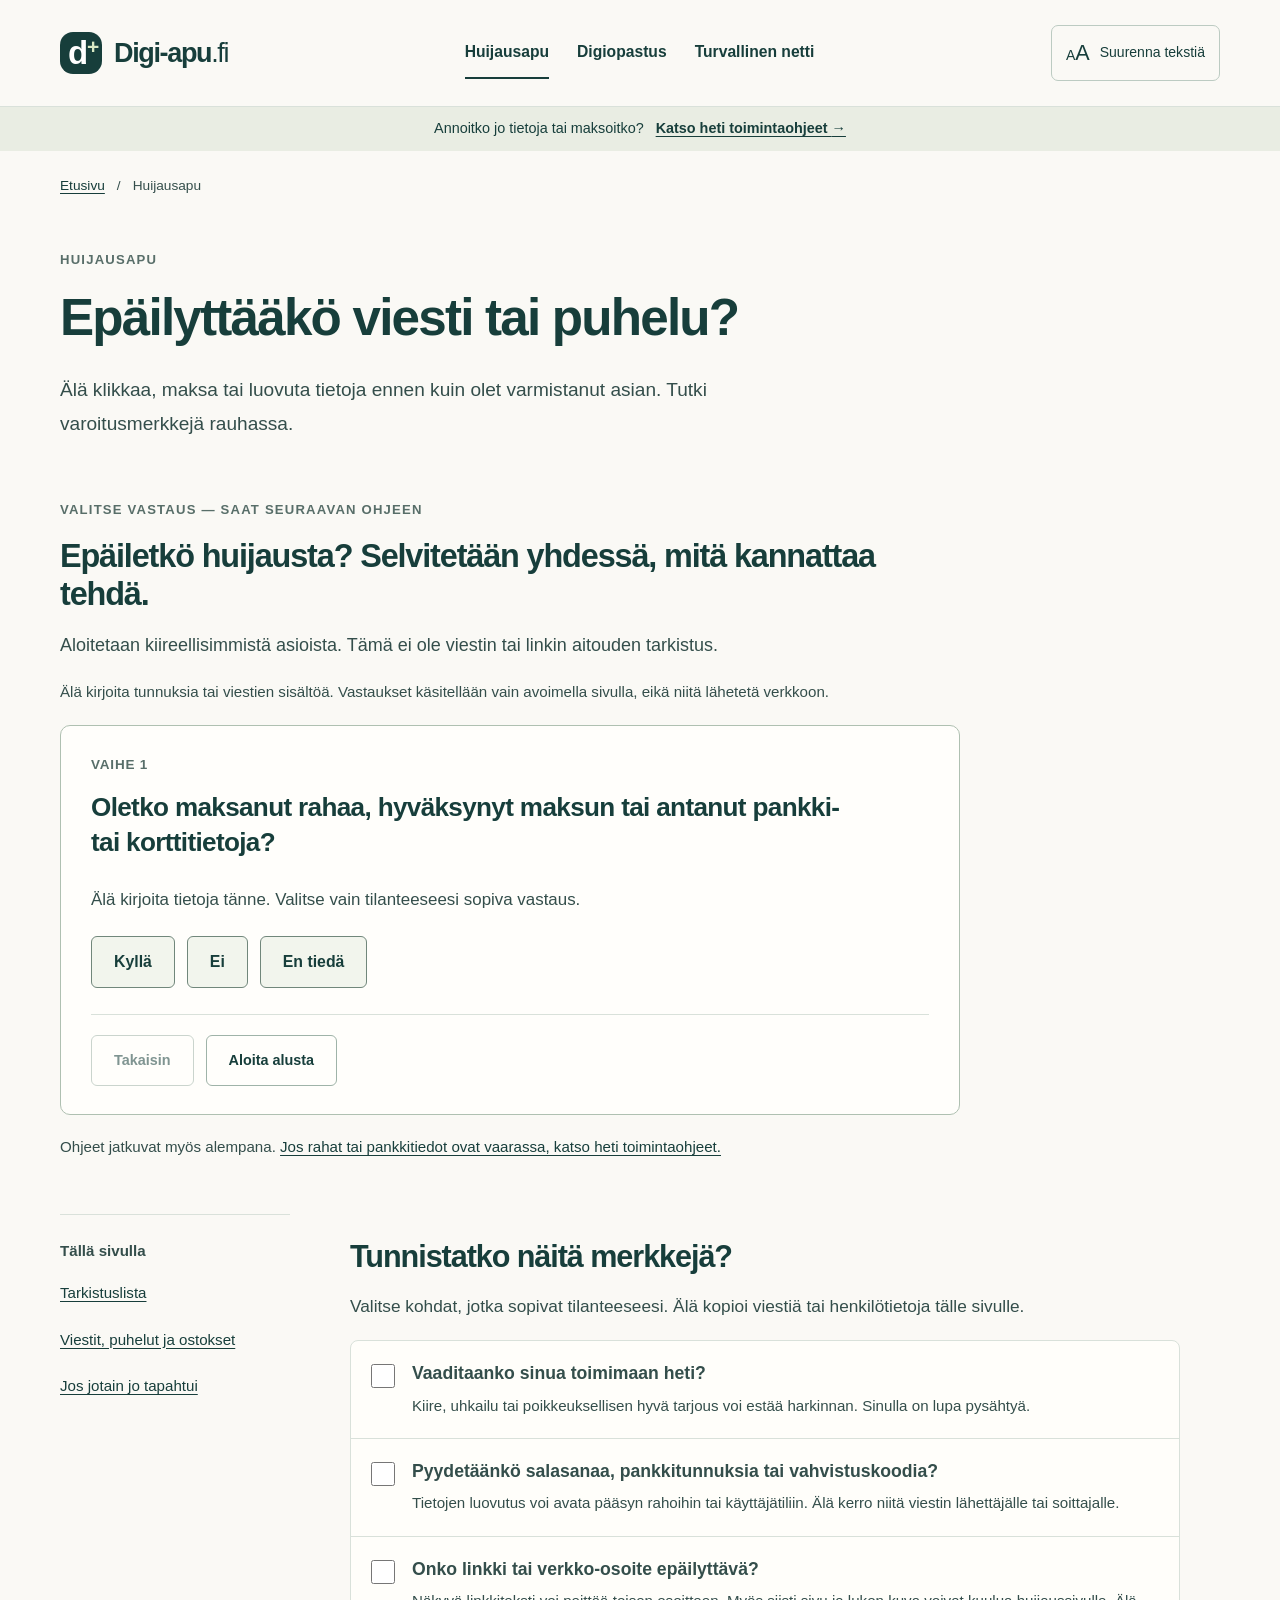
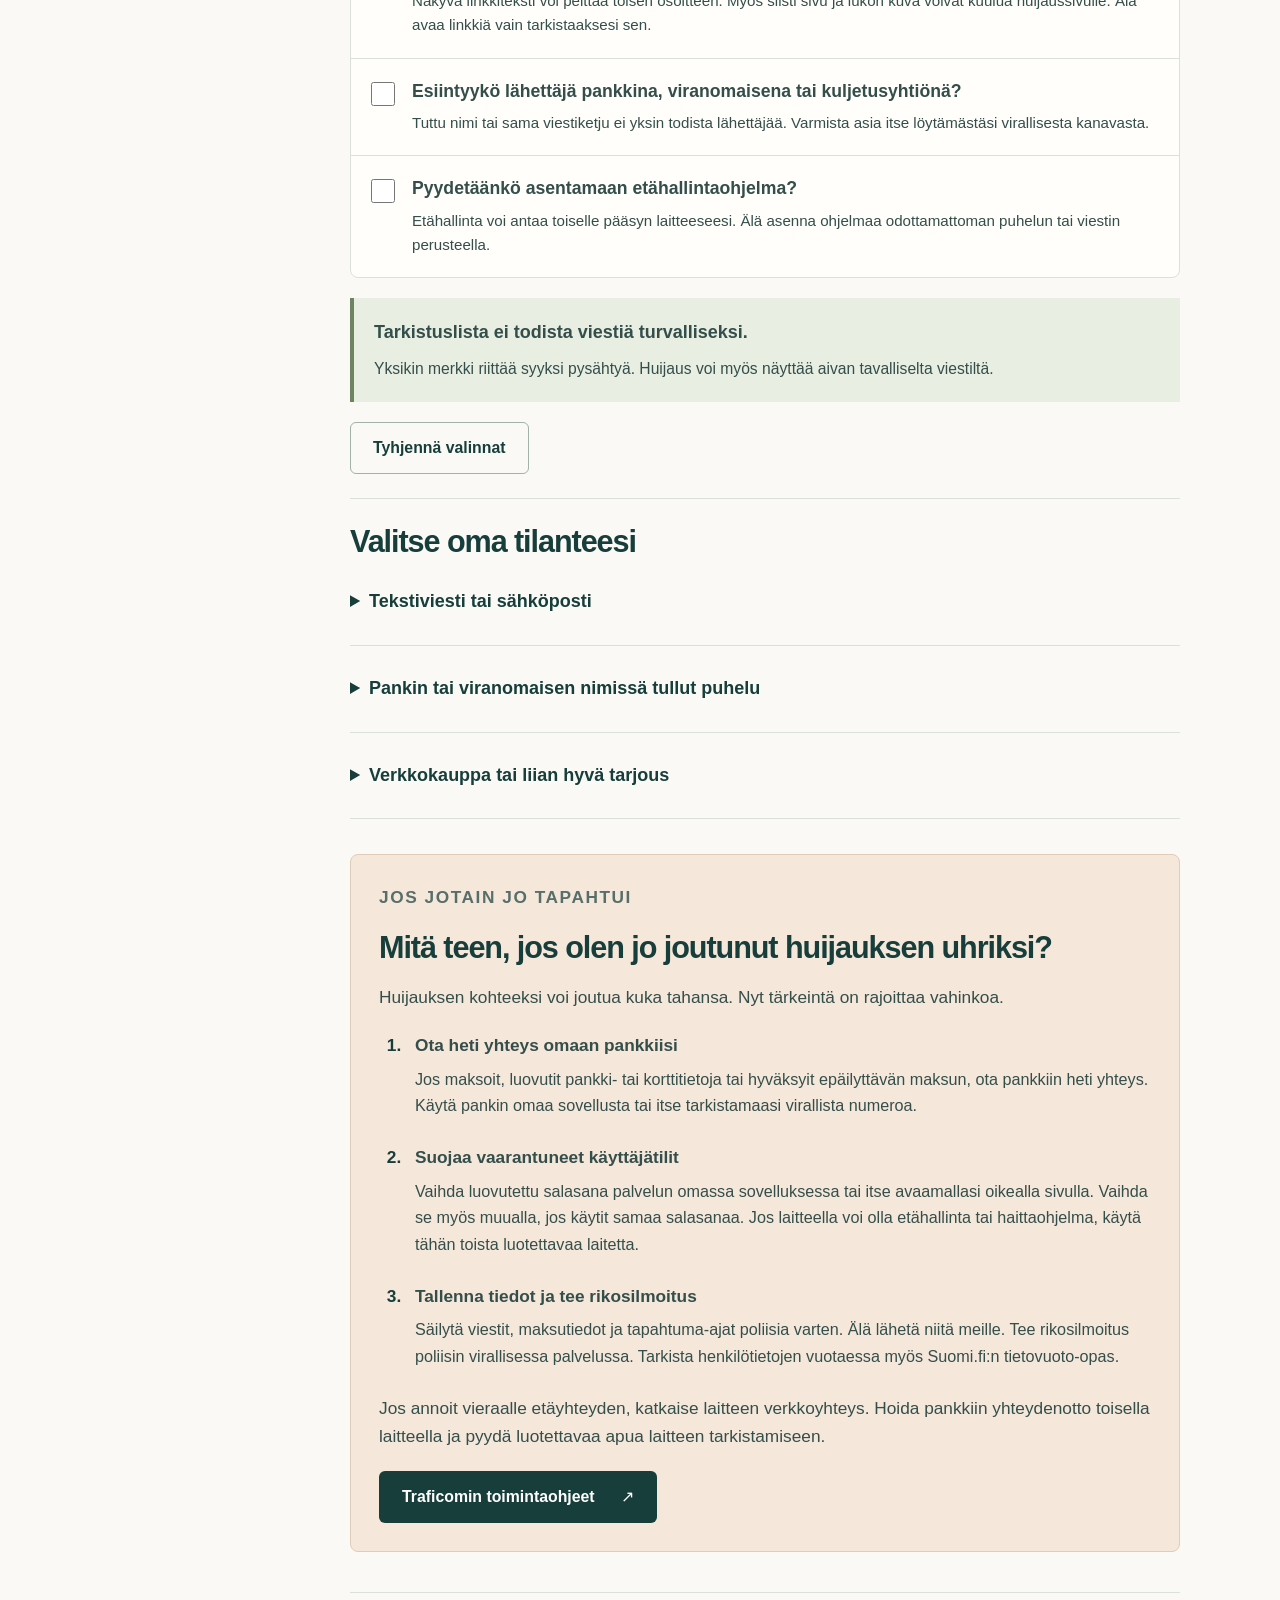
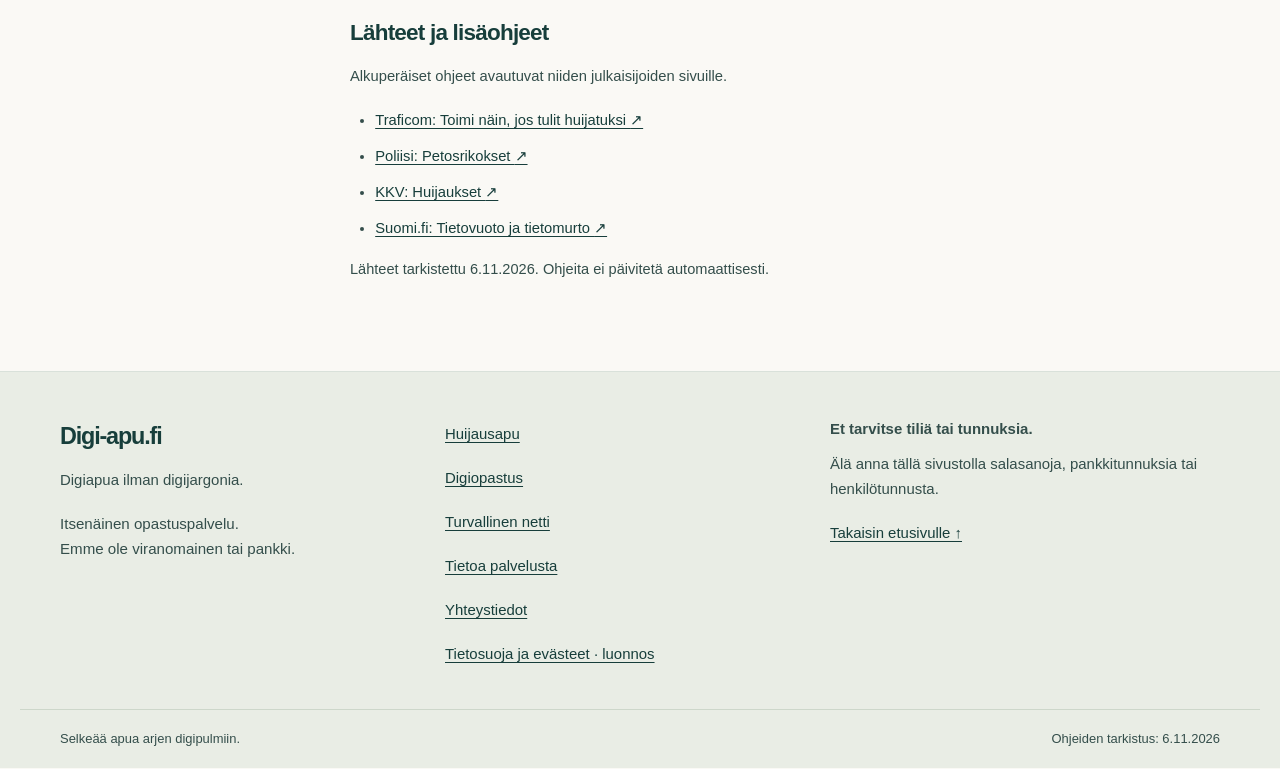
<file: site/huijausapu.html>
<!doctype html>
<html lang="fi"><head><meta charset="utf-8"><meta name="viewport" content="width=device-width,initial-scale=1">
<link rel="canonical" href="https://digi-apu.fi/huijausapu">
<title>Huijausapu · Digi-apu.fi</title><meta name="description" content="Tunnista huijauksen varoitusmerkit ja katso, mitä tehdä, jos annoit tietoja tai maksoit.">
<meta name="referrer" content="no-referrer"><link rel="icon" href="assets/favicon.svg" type="image/svg+xml">
<link rel="stylesheet" href="assets/styles.css?v=9bdbaa25be"><script src="assets/app.js?v=ad53ecd3b7" defer></script><link rel="stylesheet" href="assets/guidance.css?v=ff6fcb7e33"><script src="assets/guidance.js?v=52e0c1f229" defer></script><script src="assets/guidance-ui.js?v=48231cf7b4" defer></script></head>
<body><a class="skip" href="#sisalto">Siirry sisältöön</a>
<header class="header"><div class="wrap header-inner"><a class="brand" href="index.html" aria-label="Digi-apu.fi, etusivu"><span class="brand-mark" aria-hidden="true">d<span>+</span></span><span>Digi-apu<span class="brand-domain">.fi</span></span></a><nav class="main-nav" aria-label="Päävalikko"><a href="huijausapu.html" aria-current="page">Huijausapu</a><a href="digiopastus.html">Digiopastus</a><a href="turvallinen-netti.html">Turvallinen netti</a></nav><button class="text-size" id="text-size" type="button" aria-pressed="false" hidden><span aria-hidden="true">A<span class="big-a">A</span></span> Suurenna tekstiä</button></div></header>
<div class="urgent"><div class="wrap">Annoitko jo tietoja tai maksoitko? <a href="huijausapu.html#jo-tapahtui">Katso heti toimintaohjeet <span aria-hidden="true">→</span></a></div></div>
<nav class="breadcrumbs wrap" aria-label="Murupolku"><a href="index.html">Etusivu</a><span aria-hidden="true">/</span><span>Huijausapu</span></nav><main id="sisalto" tabindex="-1"><section class="page-intro wrap"><p class="eyebrow">Huijausapu</p><h1>Epäilyttääkö viesti tai puhelu?</h1><p class="lead">Älä klikkaa, maksa tai luovuta tietoja ennen kuin olet varmistanut asian. Tutki varoitusmerkkejä rauhassa.</p></section><section id="opastus" class="wrap guidance-section" aria-labelledby="opastus-title"><p class="eyebrow">Valitse vastaus — saat seuraavan ohjeen</p><h2 id="opastus-title">Epäiletkö huijausta? Selvitetään yhdessä, mitä kannattaa tehdä.</h2><p>Aloitetaan kiireellisimmistä asioista. Tämä ei ole viestin tai linkin aitouden tarkistus.</p><p class="small">Älä kirjoita tunnuksia tai viestien sisältöä. Vastaukset käsitellään vain avoimella sivulla, eikä niitä lähetetä verkkoon.</p><div class="guidance-host" data-guidance="scam" hidden><p class="guidance-progress" data-progress role="status"></p><div class="guidance-content"></div><div class="guidance-controls"><button type="button" class="button secondary" data-back>Takaisin</button><button type="button" class="button secondary" data-restart>Aloita alusta</button></div></div><noscript><p>Vaiheittainen opastus ei ole käytössä tässä selaimessa. Voit lukea alla olevat perusohjeet.</p></noscript><p class="small">Ohjeet jatkuvat myös alempana. <a href="huijausapu.html#jo-tapahtui">Jos rahat tai pankkitiedot ovat vaarassa, katso heti toimintaohjeet.</a></p></section><div class="wrap content-layout"><nav class="side-nav" aria-label="Tällä sivulla"><strong>Tällä sivulla</strong><a href="#tarkistuslista">Tarkistuslista</a><a href="#viestit">Viestit, puhelut ja ostokset</a><a href="#jo-tapahtui">Jos jotain jo tapahtui</a></nav><div class="article"><section id="tarkistuslista"><h2>Tunnistatko näitä merkkejä?</h2><p>Valitse kohdat, jotka sopivat tilanteeseesi. Älä kopioi viestiä tai henkilötietoja tälle sivulle.</p><div class="checklist"><label class="check-item" for="kiire"><input type="checkbox" id="kiire" name="warning" value="kiire"><span><strong>Vaaditaanko sinua toimimaan heti?</strong><span>Kiire, uhkailu tai poikkeuksellisen hyvä tarjous voi estää harkinnan. Sinulla on lupa pysähtyä.</span></span></label><label class="check-item" for="tunnukset"><input type="checkbox" id="tunnukset" name="warning" value="tunnukset"><span><strong>Pyydetäänkö salasanaa, pankkitunnuksia tai vahvistuskoodia?</strong><span>Tietojen luovutus voi avata pääsyn rahoihin tai käyttäjätiliin. Älä kerro niitä viestin lähettäjälle tai soittajalle.</span></span></label><label class="check-item" for="linkki"><input type="checkbox" id="linkki" name="warning" value="linkki"><span><strong>Onko linkki tai verkko-osoite epäilyttävä?</strong><span>Näkyvä linkkiteksti voi peittää toisen osoitteen. Myös siisti sivu ja lukon kuva voivat kuulua huijaussivulle. Älä avaa linkkiä vain tarkistaaksesi sen.</span></span></label><label class="check-item" for="lahettaja"><input type="checkbox" id="lahettaja" name="warning" value="lahettaja"><span><strong>Esiintyykö lähettäjä pankkina, viranomaisena tai kuljetusyhtiönä?</strong><span>Tuttu nimi tai sama viestiketju ei yksin todista lähettäjää. Varmista asia itse löytämästäsi virallisesta kanavasta.</span></span></label><label class="check-item" for="eta"><input type="checkbox" id="eta" name="warning" value="eta"><span><strong>Pyydetäänkö asentamaan etähallintaohjelma?</strong><span>Etähallinta voi antaa toiselle pääsyn laitteeseesi. Älä asenna ohjelmaa odottamattoman puhelun tai viestin perusteella.</span></span></label></div><div class="check-result" id="check-result" role="status" aria-atomic="true"><strong>Tarkistuslista ei todista viestiä turvalliseksi.</strong><p>Yksikin merkki riittää syyksi pysähtyä. Huijaus voi myös näyttää aivan tavalliselta viestiltä.</p></div><button id="reset-checks" class="button secondary" type="button" hidden>Tyhjennä valinnat</button><noscript><p>Valintojen yhteenveto vaatii JavaScriptin. Voit silti lukea kaikki varoitusmerkit ja toimintaohjeet.</p></noscript></section>
<section id="viestit"><h2>Valitse oma tilanteesi</h2><details><summary>Tekstiviesti tai sähköposti</summary><p>Älä avaa odottamattomia liitteitä tai viestin kirjautumislinkkiä. Tarkista esimerkiksi paketin tai laskun tilanne avaamalla tuttu sovellus itse. Lähettäjän nimi ei takaa aitoutta.</p></details><details><summary>Pankin tai viranomaisen nimissä tullut puhelu</summary><p>Lopeta epäilyttävä puhelu. Etsi organisaation yhteystieto itse sen viralliselta sivulta ja soita takaisin. Älä käytä soittajan antamaa numeroa tai hyväksy hänen pyytämiään tunnistuksia.</p></details><details><summary>Verkkokauppa tai liian hyvä tarjous</summary><p>Tarkista myyjän nimi, yhteystiedot ja toimitus- sekä palautusehdot ennen maksamista. Pelkkä halpa hinta, mainos tai tutulta näyttävä logo ei osoita kauppaa luotettavaksi. Jos tiedot eivät selviä, jätä ostos tekemättä ja katso KKV:n ohjeet.</p></details></section>
<section id="jo-tapahtui" class="victim"><p class="eyebrow">Jos jotain jo tapahtui</p><h2>Mitä teen, jos olen jo joutunut huijauksen uhriksi?</h2><p>Huijauksen kohteeksi voi joutua kuka tahansa. Nyt tärkeintä on rajoittaa vahinkoa.</p><ol class="steps"><li><strong>Ota heti yhteys omaan pankkiisi</strong><p>Jos maksoit, luovutit pankki- tai korttitietoja tai hyväksyit epäilyttävän maksun, ota pankkiin heti yhteys. Käytä pankin omaa sovellusta tai itse tarkistamaasi virallista numeroa.</p></li><li><strong>Suojaa vaarantuneet käyttäjätilit</strong><p>Vaihda luovutettu salasana palvelun omassa sovelluksessa tai itse avaamallasi oikealla sivulla. Vaihda se myös muualla, jos käytit samaa salasanaa. Jos laitteella voi olla etähallinta tai haittaohjelma, käytä tähän toista luotettavaa laitetta.</p></li><li><strong>Tallenna tiedot ja tee rikosilmoitus</strong><p>Säilytä viestit, maksutiedot ja tapahtuma-ajat poliisia varten. Älä lähetä niitä meille. Tee rikosilmoitus poliisin virallisessa palvelussa. Tarkista henkilötietojen vuotaessa myös Suomi.fi:n tietovuoto-opas.</p></li></ol><p>Jos annoit vieraalle etäyhteyden, katkaise laitteen verkkoyhteys. Hoida pankkiin yhteydenotto toisella laitteella ja pyydä luotettavaa apua laitteen tarkistamiseen.</p><a class="button primary" href="https://traficom.fi/fi/arjen-tietoturva/toimi-nain-jos-tulit-huijatuksi" rel="noreferrer">Traficomin toimintaohjeet <span aria-hidden="true">↗</span></a></section><aside class="sources"><h2>Lähteet ja lisäohjeet</h2><p>Alkuperäiset ohjeet avautuvat niiden julkaisijoiden sivuille.</p><ul><li><a href="https://traficom.fi/fi/arjen-tietoturva/toimi-nain-jos-tulit-huijatuksi" rel="noreferrer">Traficom: Toimi näin, jos tulit huijatuksi <span aria-hidden="true">↗</span></a></li><li><a href="https://poliisi.fi/petosrikokset" rel="noreferrer">Poliisi: Petosrikokset <span aria-hidden="true">↗</span></a></li><li><a href="https://www.kkv.fi/kuluttaja-asiat/huijaukset/" rel="noreferrer">KKV: Huijaukset <span aria-hidden="true">↗</span></a></li><li><a href="https://www.suomi.fi/oppaat/tietovuoto" rel="noreferrer">Suomi.fi: Tietovuoto ja tietomurto <span aria-hidden="true">↗</span></a></li></ul><p class="small">Lähteet tarkistettu 6.11.2026. Ohjeita ei päivitetä automaattisesti.</p></aside></div></div></main>
<footer class="footer"><div class="wrap footer-grid"><div><a class="brand footer-brand" href="index.html">Digi-apu.fi</a><p>Digiapua ilman digijargonia.</p><p class="small">Itsenäinen opastuspalvelu.<br>Emme ole viranomainen tai pankki.</p></div><nav aria-label="Alatunniste"><a href="huijausapu.html">Huijausapu</a><a href="digiopastus.html">Digiopastus</a><a href="turvallinen-netti.html">Turvallinen netti</a><a href="tietoa.html">Tietoa palvelusta</a><a href="yhteystiedot.html">Yhteystiedot</a><a href="tietosuoja.html">Tietosuoja ja evästeet · luonnos</a></nav><div class="footer-note"><strong>Et tarvitse tiliä tai tunnuksia.</strong><p>Älä anna tällä sivustolla salasanoja, pankkitunnuksia tai henkilötunnusta.</p><a href="index.html">Takaisin etusivulle ↑</a></div></div><div class="wrap footer-bottom">Selkeää apua arjen digipulmiin. <span>Ohjeiden tarkistus: 6.11.2026</span></div></footer>
<p class="sr-only" id="size-status" role="status"></p></body></html>
</file>
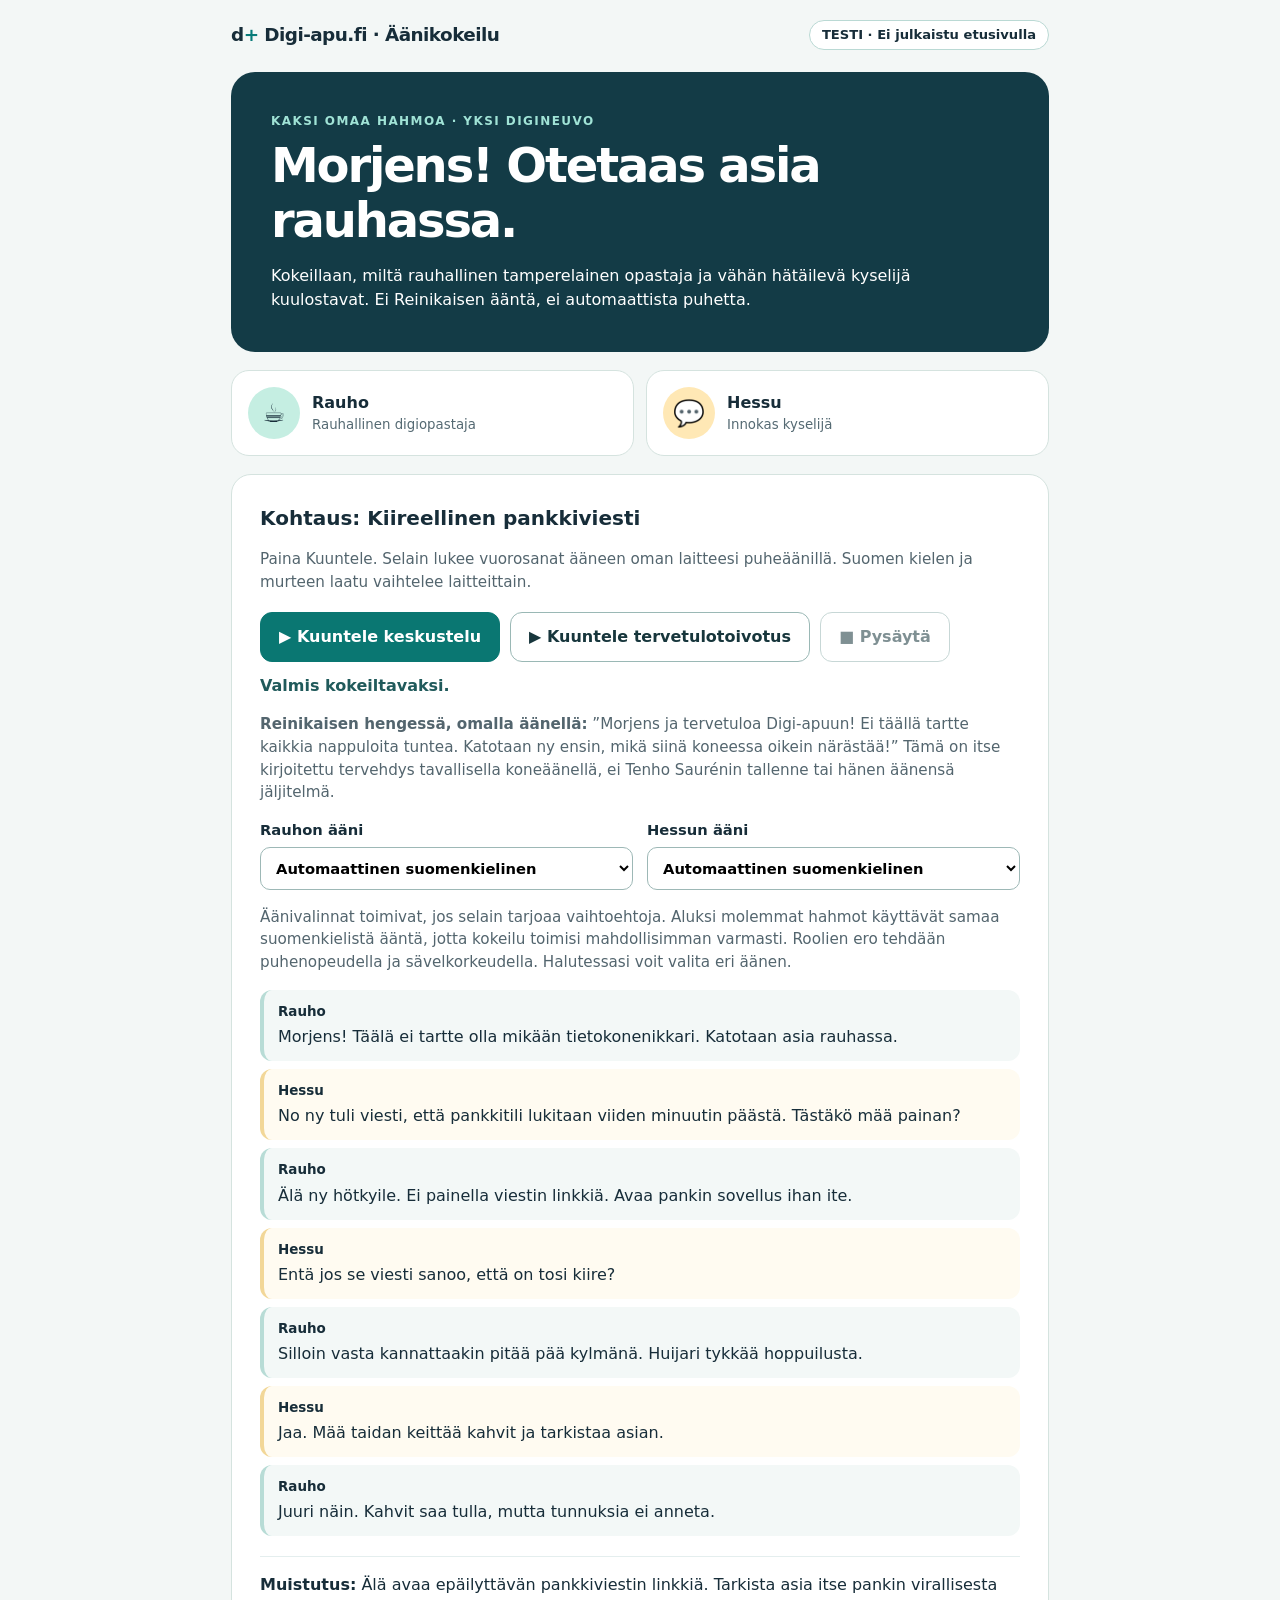
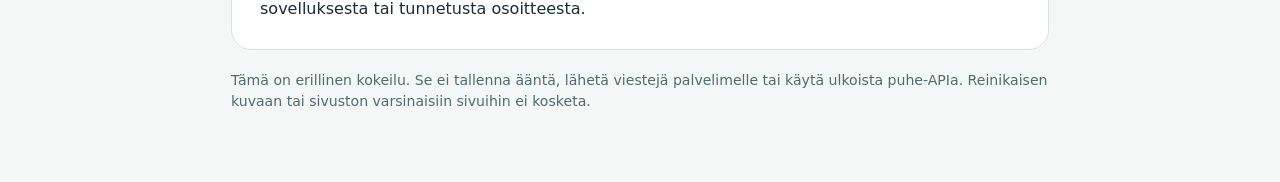
<file: site/kaksikko-testi.html>
<!doctype html>
<html lang="fi">
<head>
  <meta charset="utf-8">
  <meta name="viewport" content="width=device-width,initial-scale=1">
  <meta name="color-scheme" content="light">
  <title>Digi-avun kaksikko — puhekokeilu</title>
  <meta name="description" content="Eristetty, julkaisematon kokeilu Digi-avun kahdesta omasta puhehahmosta.">
  <style>
    :root { font-family: system-ui, -apple-system, 'Segoe UI', sans-serif; color: #172d39; background: #f3f7f6; }
    * { box-sizing: border-box; }
    body { margin: 0; line-height: 1.5; }
    .page { max-width: 850px; margin: 0 auto; padding: 20px 16px 56px; }
    a { color: #076a70; }
    .header { display: flex; justify-content: space-between; align-items: center; gap: 14px; margin-bottom: 22px; flex-wrap: wrap; }
    .brand { font-size: 1.15rem; font-weight: 800; letter-spacing: -.03em; }
    .brand b { color: #087b79; }
    .tag { border: 1px solid #bad9d4; border-radius: 99px; padding: 4px 12px; font-weight: 700; font-size: .82rem; background: #fff; }
    .hero { background: #133b46; color: white; border-radius: 24px; padding: clamp(22px, 5vw, 40px); }
    .eyebrow { color: #a0e3d6; letter-spacing: .12em; text-transform: uppercase; font-size: .75rem; font-weight: 800; }
    h1 { margin: 8px 0 12px; font-size: clamp(1.9rem, 5vw, 3rem); line-height: 1.15; letter-spacing: -.045em; }
    .hero p { max-width: 660px; margin-bottom: 0; }
    .pair { display: grid; grid-template-columns: 1fr 1fr; gap: 12px; margin: 18px 0; }
    .person { border: 1px solid #d5e3df; border-radius: 18px; padding: 16px; background: #fff; display: flex; align-items: center; gap: 12px; }
    .avatar { display: grid; place-items: center; height: 52px; width: 52px; flex: none; border-radius: 50%; font-size: 1.6rem; background: #c5eee2; }
    .person:nth-child(2) .avatar { background: #ffe8b5; }
    .person strong, .person small { display: block; }
    .person small { color: #556a73; }
    .panel { border: 1px solid #d5e3df; background: white; border-radius: 20px; padding: clamp(18px, 4vw, 28px); margin-top: 16px; }
    h2 { margin: 0 0 8px; font-size: 1.25rem; }
    .muted { color: #53656e; font-size: .95rem; }
    .controls { display: flex; flex-wrap: wrap; align-items: center; gap: 10px; margin-top: 18px; }
    button { appearance: none; font: inherit; border: 1px solid #9ab8b5; border-radius: 12px; background: white; color: #17363c; cursor: pointer; font-weight: 700; padding: 12px 18px; }
    button.primary { background: #0a7772; border-color: #0a7772; color: white; }
    button:disabled { cursor: not-allowed; opacity: .55; }
    button:focus-visible, select:focus-visible { outline: 3px solid #dc8c36; outline-offset: 2px; }
    .status { margin-top: 12px; font-weight: 650; color: #205a5b; min-height: 1.5em; }
    .voice-grid { display: grid; grid-template-columns: 1fr 1fr; gap: 14px; margin: 14px 0; }
    label { display: block; font-weight: 750; font-size: .92rem; }
    select { display: block; width: 100%; margin-top: 6px; font: inherit; border: 1px solid #9db8b6; border-radius: 10px; background: white; padding: 11px; }
    .transcript { padding: 0; margin: 16px 0 0; list-style: none; display: grid; gap: 8px; }
    .line { padding: 12px 14px; border-radius: 12px; background: #f3f8f7; border-left: 4px solid #b8dcd6; transition: background-color .15s ease; }
    .line.question { background: #fffbf1; border-left-color: #f2d798; }
    .line.active { outline: 2px solid #118179; outline-offset: 1px; background: #e0f7ed; }
    .line strong { display: block; font-size: .84rem; margin-bottom: 3px; }
    .note { border-top: 1px solid #e4eeee; padding-top: 16px; margin-top: 20px; }
    .footer { margin-top: 20px; color: #556870; font-size: .88rem; }
    @media(max-width: 580px) { .pair, .voice-grid { grid-template-columns: 1fr; } .person { padding: 13px; } .hero { border-radius: 18px; } }
  </style>
</head>
<body>
  <main class="page">
    <div class="header"><div class="brand">d<span><b>+</b></span> Digi-apu.fi <span aria-hidden="true">·</span> Äänikokeilu</div><span class="tag">TESTI · Ei julkaistu etusivulla</span></div>
    <section class="hero" aria-labelledby="title">
      <div class="eyebrow">Kaksi omaa hahmoa · yksi digineuvo</div>
      <h1>Morjens! Otetaas asia rauhassa.</h1>
      <p>Kokeillaan, miltä rauhallinen tamperelainen opastaja ja vähän hätäilevä kyselijä kuulostavat. Ei Reinikaisen ääntä, ei automaattista puhetta.</p>
    </section>
    <section class="pair" aria-label="Kokeilun hahmot">
      <div class="person"><div class="avatar" aria-hidden="true">☕</div><div><strong>Rauho</strong><small>Rauhallinen digiopastaja</small></div></div>
      <div class="person"><div class="avatar" aria-hidden="true">💬</div><div><strong>Hessu</strong><small>Innokas kyselijä</small></div></div>
    </section>
    <section class="panel" aria-labelledby="player-title">
      <h2 id="player-title">Kohtaus: Kiireellinen pankkiviesti</h2>
      <p class="muted">Paina Kuuntele. Selain lukee vuorosanat ääneen oman laitteesi puheäänillä. Suomen kielen ja murteen laatu vaihtelee laitteittain.</p>
      <div class="controls">
        <button id="play" class="primary" type="button">▶ Kuuntele keskustelu</button>
        <button id="welcome" type="button">▶ Kuuntele tervetulotoivotus</button>
        <button id="stop" type="button" disabled>■ Pysäytä</button>
      </div>
      <div id="status" class="status" aria-live="polite" role="status">Valmis kokeiltavaksi.</div>
      <p class="muted"><strong>Reinikaisen hengessä, omalla äänellä:</strong> ”Morjens ja tervetuloa Digi-apuun! Ei täällä tartte kaikkia nappuloita tuntea. Katotaan ny ensin, mikä siinä koneessa oikein närästää!” Tämä on itse kirjoitettu tervehdys tavallisella koneäänellä, ei Tenho Saurénin tallenne tai hänen äänensä jäljitelmä.</p>
      <div class="voice-grid">
        <label for="voice-a">Rauhon ääni<select id="voice-a"><option value="">Automaattinen ääni</option></select></label>
        <label for="voice-b">Hessun ääni<select id="voice-b"><option value="">Automaattinen ääni</option></select></label>
      </div>
      <p class="muted">Äänivalinnat toimivat, jos selain tarjoaa vaihtoehtoja. Aluksi molemmat hahmot käyttävät samaa suomenkielistä ääntä, jotta kokeilu toimisi mahdollisimman varmasti. Roolien ero tehdään puhenopeudella ja sävelkorkeudella. Halutessasi voit valita eri äänen.</p>
      <ol class="transcript" id="transcript">
        <li class="line"><strong>Rauho</strong>Morjens! Täälä ei tartte olla mikään tietokonenikkari. Katotaan asia rauhassa.</li>
        <li class="line question"><strong>Hessu</strong>No ny tuli viesti, että pankkitili lukitaan viiden minuutin päästä. Tästäkö mää painan?</li>
        <li class="line"><strong>Rauho</strong>Älä ny hötkyile. Ei painella viestin linkkiä. Avaa pankin sovellus ihan ite.</li>
        <li class="line question"><strong>Hessu</strong>Entä jos se viesti sanoo, että on tosi kiire?</li>
        <li class="line"><strong>Rauho</strong>Silloin vasta kannattaakin pitää pää kylmänä. Huijari tykkää hoppuilusta.</li>
        <li class="line question"><strong>Hessu</strong>Jaa. Mää taidan keittää kahvit ja tarkistaa asian.</li>
        <li class="line"><strong>Rauho</strong>Juuri näin. Kahvit saa tulla, mutta tunnuksia ei anneta.</li>
      </ol>
      <div class="note"><strong>Muistutus:</strong> Älä avaa epäilyttävän pankkiviestin linkkiä. Tarkista asia itse pankin virallisesta sovelluksesta tai tunnetusta osoitteesta.</div>
    </section>
    <p class="footer">Tämä on erillinen kokeilu. Se ei tallenna ääntä, lähetä viestejä palvelimelle tai käytä ulkoista puhe-APIa. Reinikaisen kuvaan tai sivuston varsinaisiin sivuihin ei kosketa.</p>
  </main>
  <script>
    'use strict';
    (() => {
      const play = document.getElementById('play');
      const welcome = document.getElementById('welcome');
      const stop = document.getElementById('stop');
      const status = document.getElementById('status');
      const voiceA = document.getElementById('voice-a');
      const voiceB = document.getElementById('voice-b');
      const lines = Array.from(document.querySelectorAll('#transcript .line'));
      const synth = window.speechSynthesis;
      const supported = Boolean(synth && window.SpeechSynthesisUtterance);
      let voices = [];
      let runId = 0;
      let playing = false;
      let nextTimer = null;
      let lastGoodVoice = null;

      function setStatus(message) { status.textContent = message; }
      function clearHighlight() { lines.forEach(line => line.classList.remove('active')); }
      function setPlaying(value) { playing = value; play.disabled = value || !supported; welcome.disabled = value || !supported; stop.disabled = !value; }
      function finish(message) { clearTimeout(nextTimer); nextTimer = null; playing = false; setPlaying(false); clearHighlight(); setStatus(message); }
      function stopSpeech() { runId++; if (synth) synth.cancel(); finish('Toisto pysäytetty.'); }
      function populateVoices() {
        if (!supported) return;
        const previousA = voiceA.value, previousB = voiceB.value;
        voices = synth.getVoices();
        const sorted = [...voices].sort((a, b) => Number(b.lang.toLowerCase().startsWith('fi')) - Number(a.lang.toLowerCase().startsWith('fi')) || a.name.localeCompare(b.name));
        for (const select of [voiceA, voiceB]) {
          select.replaceChildren(new Option('Automaattinen suomenkielinen', ''));
          sorted.forEach(voice => select.add(new Option(`${voice.name} (${voice.lang})`, voice.voiceURI)));
        }
        if ([...voiceA.options].some(o => o.value === previousA)) voiceA.value = previousA;
        if ([...voiceB.options].some(o => o.value === previousB)) voiceB.value = previousB;
        if (!previousA && !previousB) {
          const finnish = sorted.filter(v => v.lang.toLowerCase().startsWith('fi'));
          const reliable = finnish.find(v => v.localService) || finnish[0];
          if (reliable) voiceA.value = voiceB.value = reliable.voiceURI;
        }
      }
      function getSelectedVoice(selector) { return voices.find(v => v.voiceURI === selector.value) || voices.find(v => v.lang.toLowerCase().startsWith('fi')) || null; }
      function sayLine(index, id, attempt = 0) {
        if (!playing || id !== runId) return;
        if (index >= lines.length) { finish('Keskustelu kuunneltu loppuun.'); return; }

        const isRauho = index % 2 === 0;
        const speaker = isRauho ? 'Rauho' : 'Hessu';
        const selected = getSelectedVoice(isRauho ? voiceA : voiceB);
        const localFinnish = voices.find(v => v.localService && v.lang.toLowerCase().startsWith('fi')) || null;
        // Käytä ensin valittua ääntä, sitten aiemmin toimivaa ääntä,
        // paikallista suomenkielistä ääntä ja lopuksi selaimen oletusääntä.
        const candidates = [];
        for (const candidate of [selected, lastGoodVoice, localFinnish, null]) {
          if (!candidates.some(v => (v ? v.voiceURI : null) === (candidate ? candidate.voiceURI : null))) {
            candidates.push(candidate);
          }
        }
        if (attempt >= candidates.length) {
          finish('Puhemoottori ei saanut tätä vuorosanaa kuuluviin. Kokeile toista ääntä tai selainta.');
          return;
        }

        clearHighlight();
        const line = lines[index];
        line.classList.add('active');
        const utterance = new SpeechSynthesisUtterance(line.lastChild.textContent.trim());
        utterance.lang = 'fi-FI';
        utterance.rate = isRauho ? 0.87 : 1.04;
        utterance.pitch = isRauho ? 0.91 : 1.14;
        const voice = candidates[attempt];
        if (voice) utterance.voice = voice;

        let handled = false;
        utterance.onend = () => {
          if (handled || id !== runId || !playing) return;
          handled = true;
          if (voice) lastGoodVoice = voice;
          // Pieni tauko antaa Edgen/Chromen puhemoottorin vapautua
          // ennen seuraavan äänen/vuorosanan käynnistämistä.
          nextTimer = setTimeout(() => sayLine(index + 1, id), 280);
        };
        utterance.onerror = event => {
          if (handled || id !== runId || !playing) return;
          handled = true;
          if (event.error === 'not-allowed') {
            finish('Selain esti puheen. Tarkista selaimen ääni- ja käyttöoikeusasetukset.');
            return;
          }
          if (attempt + 1 < candidates.length) {
            setStatus(speaker + ': valittu ääni epäonnistui (' + (event.error || 'virhe') + '). Kokeillaan varaääntä…');
            nextTimer = setTimeout(() => sayLine(index, id, attempt + 1), 380);
          } else {
            finish('Puhe keskeytyi (' + (event.error || 'virhe') + '). Kokeile selaimen toista suomenkielistä ääntä.');
          }
        };
        setStatus(speaker + ' puhuu… (' + (index + 1) + '/' + lines.length + ')' + (attempt ? ' – varaääni' : ''));
        synth.speak(utterance);
      }
      function sayWelcome(id, attempt = 0) {
        if (!playing || id !== runId) return;
        const localFinnish = voices.find(v => v.localService && v.lang.toLowerCase().startsWith('fi')) || null;
        const candidates = [];
        for (const candidate of [getSelectedVoice(voiceA), lastGoodVoice, localFinnish, null]) {
          if (!candidates.some(v => (v ? v.voiceURI : null) === (candidate ? candidate.voiceURI : null))) candidates.push(candidate);
        }
        if (attempt >= candidates.length) {
          finish('Tervehdys ei käynnistynyt. Kokeile toista ääntä tai selainta.');
          return;
        }
        clearHighlight();
        const utterance = new SpeechSynthesisUtterance('Morjens ja tervetuloa Digi-apuun! Ei täällä tartte kaikkia nappuloita tuntea. Katotaan ny ensin, mikä siinä koneessa oikein närästää!');
        utterance.lang = 'fi-FI';
        utterance.rate = 0.88;
        utterance.pitch = 0.95;
        const voice = candidates[attempt];
        if (voice) utterance.voice = voice;
        let handled = false;
        utterance.onend = () => {
          if (handled || id !== runId || !playing) return;
          handled = true;
          if (voice) lastGoodVoice = voice;
          finish('Tervetulotoivotus kuunneltu.');
        };
        utterance.onerror = event => {
          if (handled || id !== runId || !playing) return;
          handled = true;
          if (event.error === 'not-allowed') { finish('Selain esti äänen toiston.'); return; }
          if (attempt + 1 < candidates.length) {
            setStatus('Ääni epäonnistui (' + (event.error || 'virhe') + '). Kokeillaan varaääntä…');
            nextTimer = setTimeout(() => sayWelcome(id, attempt + 1), 380);
          } else {
            finish('Tervetulotoivotus ei onnistunut (' + (event.error || 'virhe') + ').');
          }
        };
        setStatus('Tervetulotoivotus kuuluu…' + (attempt ? ' – varaääni' : ''));
        synth.speak(utterance);
      }
      if (!supported) {
        setStatus('Tämä selain ei tue puhesynteesiä. Kokeile esimerkiksi Edgeä tai Chromea.');
        play.disabled = true; welcome.disabled = true; voiceA.disabled = true; voiceB.disabled = true;
      } else {
        populateVoices();
        if ('onvoiceschanged' in synth) synth.addEventListener('voiceschanged', populateVoices);
        play.addEventListener('click', () => { runId++; clearTimeout(nextTimer); synth.cancel(); setPlaying(true); const id = runId; nextTimer = setTimeout(() => sayLine(0, id), 150); });
        welcome.addEventListener('click', () => { runId++; clearTimeout(nextTimer); synth.cancel(); setPlaying(true); const id = runId; nextTimer = setTimeout(() => sayWelcome(id), 150); });
        stop.addEventListener('click', stopSpeech);
        window.addEventListener('pagehide', () => { runId++; clearTimeout(nextTimer); synth.cancel(); });
      }
    })();
  </script>
</body>
</html>
</file>
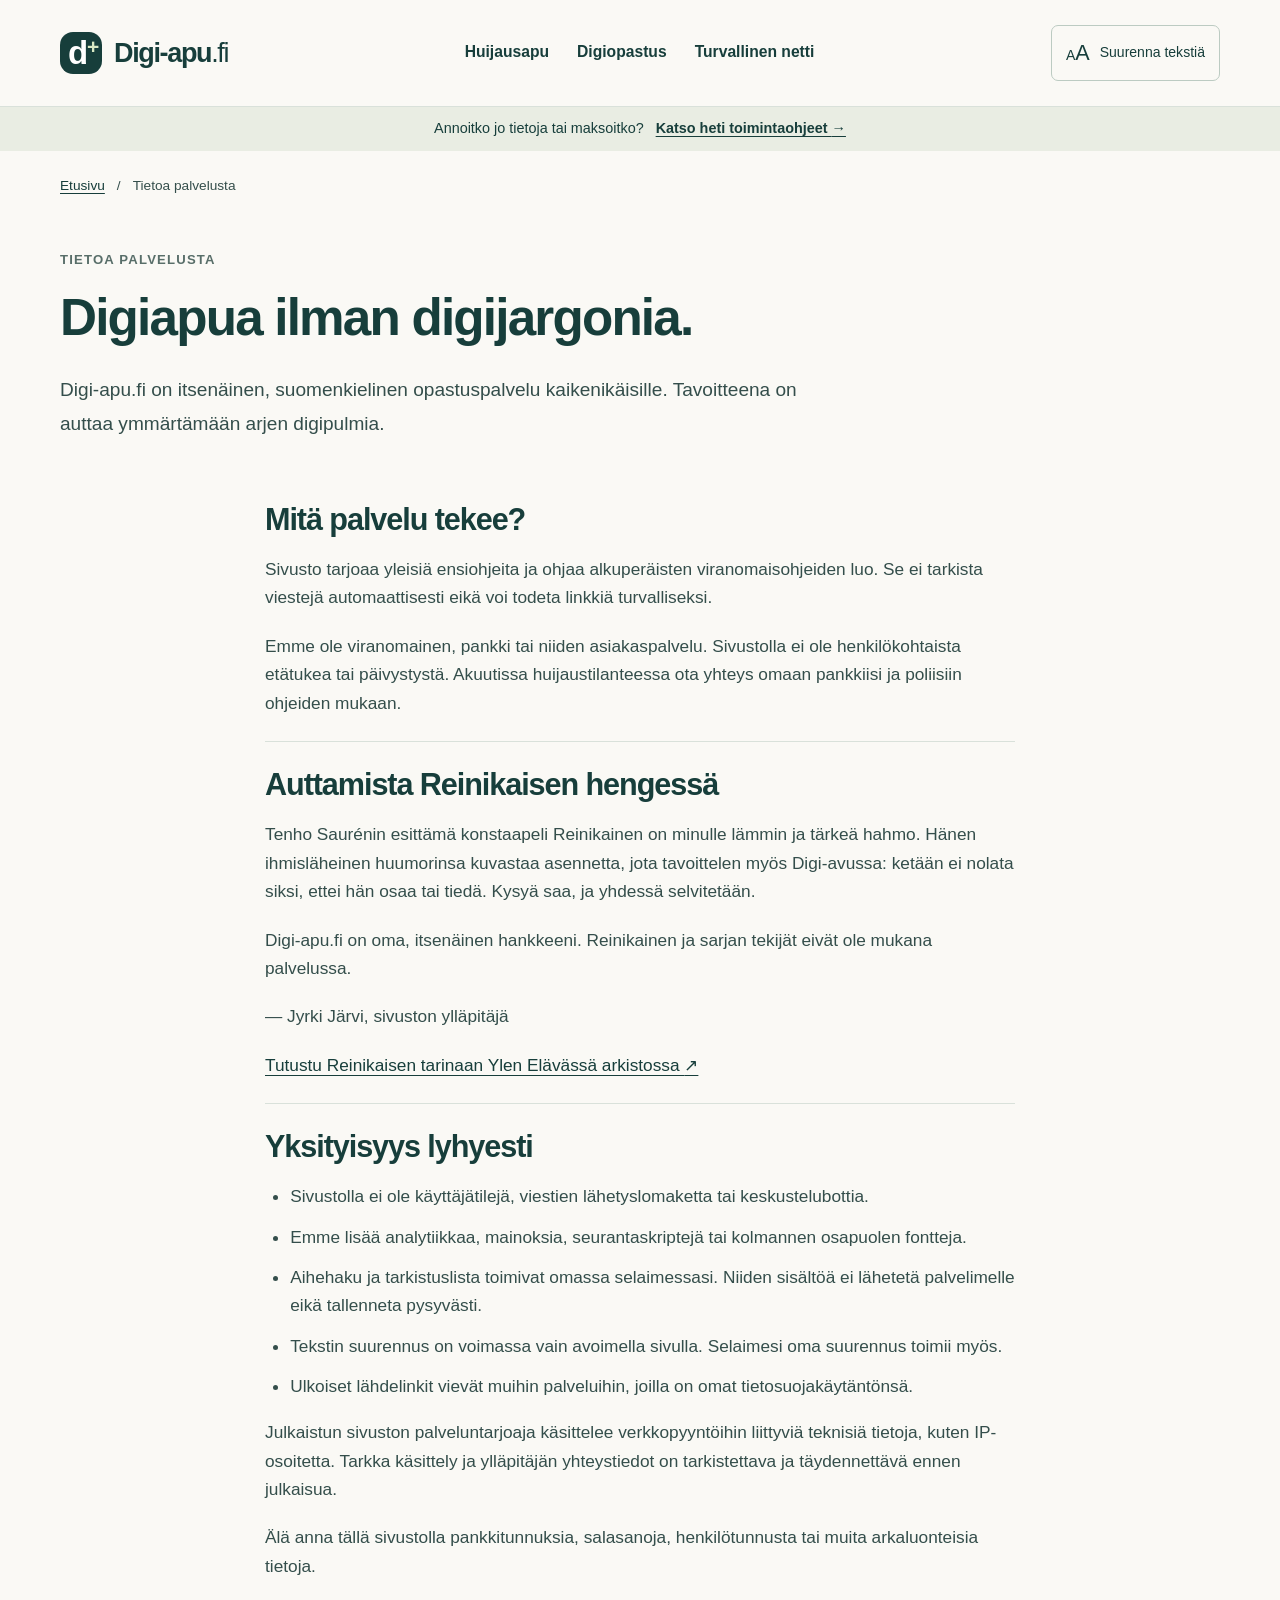
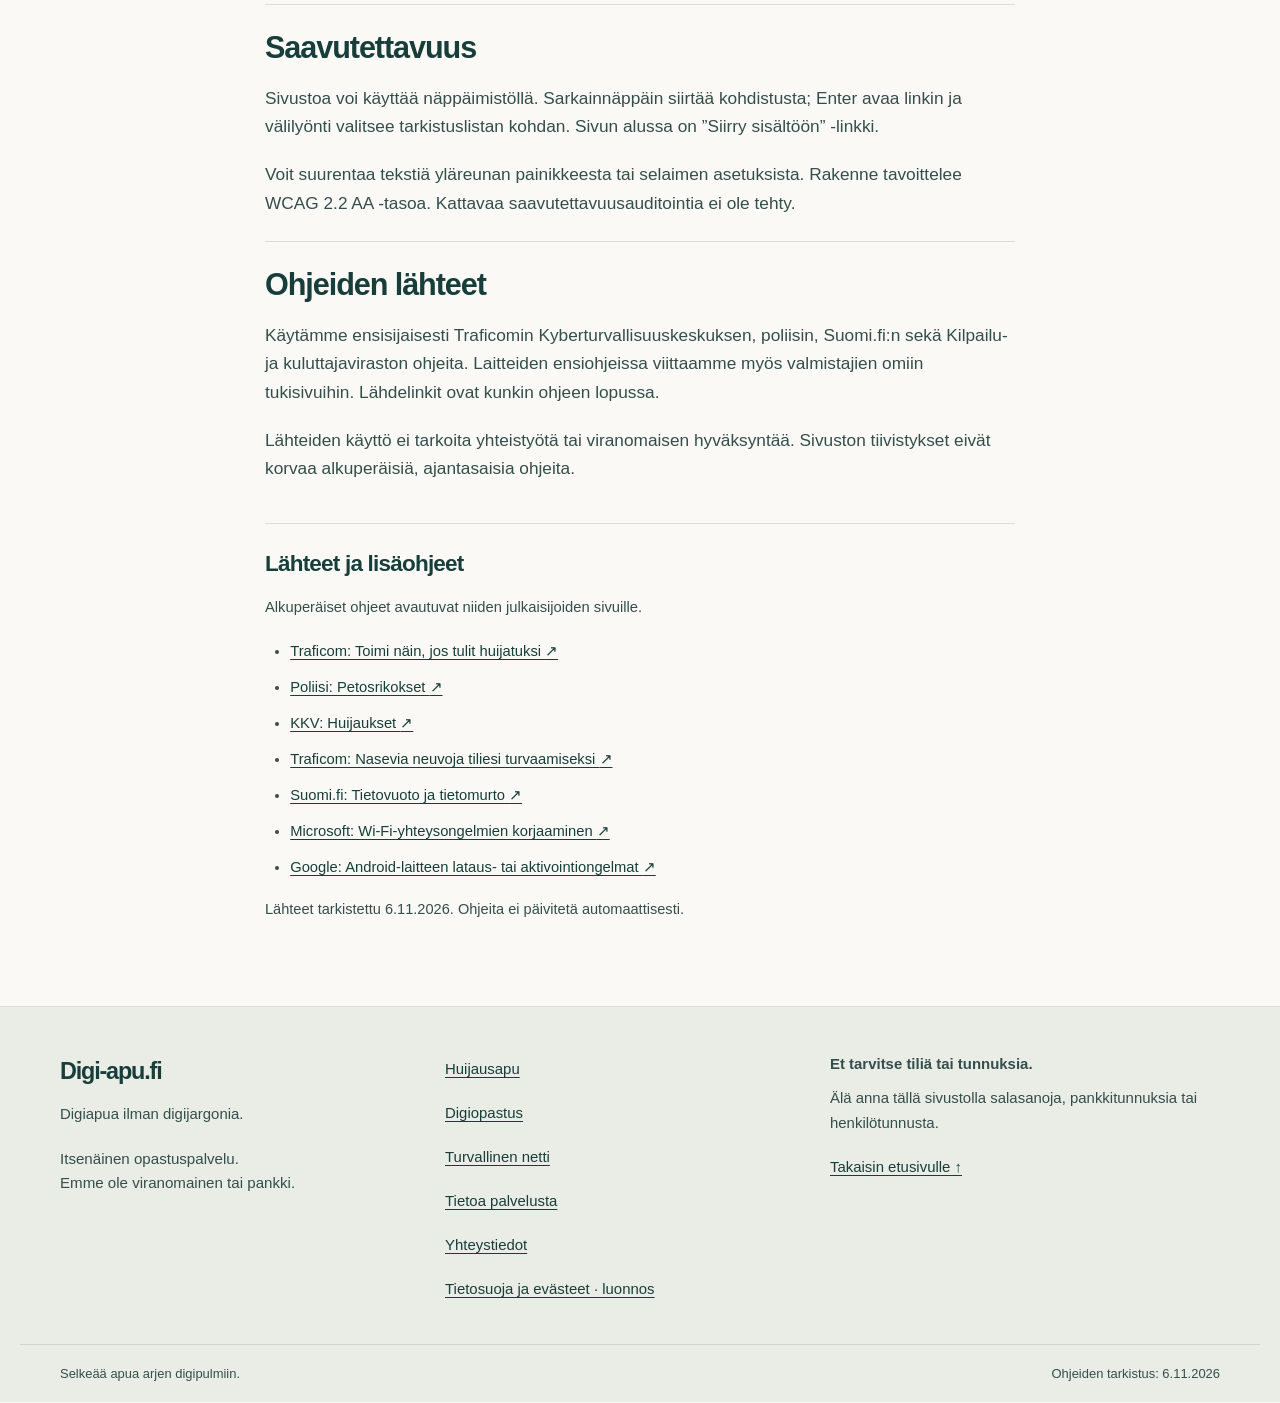
<file: site/tietoa.html>
<!doctype html>
<html lang="fi"><head><meta charset="utf-8"><meta name="viewport" content="width=device-width,initial-scale=1">
<link rel="canonical" href="https://digi-apu.fi/tietoa">
<title>Tietoa palvelusta · Digi-apu.fi</title><meta name="description" content="Digi-apu.fi:n tarkoitus, yksityisyys, saavutettavuus ja ohjeiden viranomaislähteet.">
<meta name="referrer" content="no-referrer"><link rel="icon" href="assets/favicon.svg" type="image/svg+xml">
<link rel="stylesheet" href="assets/styles.css?v=9bdbaa25be"><script src="assets/app.js?v=ad53ecd3b7" defer></script></head>
<body><a class="skip" href="#sisalto">Siirry sisältöön</a>
<header class="header"><div class="wrap header-inner"><a class="brand" href="index.html" aria-label="Digi-apu.fi, etusivu"><span class="brand-mark" aria-hidden="true">d<span>+</span></span><span>Digi-apu<span class="brand-domain">.fi</span></span></a><nav class="main-nav" aria-label="Päävalikko"><a href="huijausapu.html">Huijausapu</a><a href="digiopastus.html">Digiopastus</a><a href="turvallinen-netti.html">Turvallinen netti</a></nav><button class="text-size" id="text-size" type="button" aria-pressed="false" hidden><span aria-hidden="true">A<span class="big-a">A</span></span> Suurenna tekstiä</button></div></header>
<div class="urgent"><div class="wrap">Annoitko jo tietoja tai maksoitko? <a href="huijausapu.html#jo-tapahtui">Katso heti toimintaohjeet <span aria-hidden="true">→</span></a></div></div>
<nav class="breadcrumbs wrap" aria-label="Murupolku"><a href="index.html">Etusivu</a><span aria-hidden="true">/</span><span>Tietoa palvelusta</span></nav><main id="sisalto" tabindex="-1"><section class="page-intro wrap"><p class="eyebrow">Tietoa palvelusta</p><h1>Digiapua ilman digijargonia.</h1><p class="lead">Digi-apu.fi on itsenäinen, suomenkielinen opastuspalvelu kaikenikäisille. Tavoitteena on auttaa ymmärtämään arjen digipulmia.</p></section><div class="wrap article standalone"><section><h2>Mitä palvelu tekee?</h2><p>Sivusto tarjoaa yleisiä ensiohjeita ja ohjaa alkuperäisten viranomaisohjeiden luo. Se ei tarkista viestejä automaattisesti eikä voi todeta linkkiä turvalliseksi.</p><p>Emme ole viranomainen, pankki tai niiden asiakaspalvelu. Sivustolla ei ole henkilökohtaista etätukea tai päivystystä. Akuutissa huijaustilanteessa ota yhteys omaan pankkiisi ja poliisiin ohjeiden mukaan.</p></section><section id="reinikaisen-hengessa" aria-labelledby="reinikainen-otsikko"><h2 id="reinikainen-otsikko">Auttamista Reinikaisen hengessä</h2><p>Tenho Saurénin esittämä konstaapeli Reinikainen on minulle lämmin ja tärkeä hahmo. Hänen ihmisläheinen huumorinsa kuvastaa asennetta, jota tavoittelen myös Digi-avussa: ketään ei nolata siksi, ettei hän osaa tai tiedä. Kysyä saa, ja yhdessä selvitetään.</p><p>Digi-apu.fi on oma, itsenäinen hankkeeni. Reinikainen ja sarjan tekijät eivät ole mukana palvelussa.</p><p>— Jyrki Järvi, sivuston ylläpitäjä</p><p><a href="https://yle.fi/a/20-272660" rel="noreferrer">Tutustu Reinikaisen tarinaan Ylen Elävässä arkistossa <span aria-hidden="true">↗</span></a></p></section><section id="yksityisyys"><h2>Yksityisyys lyhyesti</h2><ul><li>Sivustolla ei ole käyttäjätilejä, viestien lähetyslomaketta tai keskustelubottia.</li><li>Emme lisää analytiikkaa, mainoksia, seurantaskriptejä tai kolmannen osapuolen fontteja.</li><li>Aihehaku ja tarkistuslista toimivat omassa selaimessasi. Niiden sisältöä ei lähetetä palvelimelle eikä tallenneta pysyvästi.</li><li>Tekstin suurennus on voimassa vain avoimella sivulla. Selaimesi oma suurennus toimii myös.</li><li>Ulkoiset lähdelinkit vievät muihin palveluihin, joilla on omat tietosuojakäytäntönsä.</li></ul><p>Julkaistun sivuston palveluntarjoaja käsittelee verkkopyyntöihin liittyviä teknisiä tietoja, kuten IP-osoitetta. Tarkka käsittely ja ylläpitäjän yhteystiedot on tarkistettava ja täydennettävä ennen julkaisua.</p><p>Älä anna tällä sivustolla pankkitunnuksia, salasanoja, henkilötunnusta tai muita arkaluonteisia tietoja.</p></section><section><h2>Saavutettavuus</h2><p>Sivustoa voi käyttää näppäimistöllä. Sarkainnäppäin siirtää kohdistusta; Enter avaa linkin ja välilyönti valitsee tarkistuslistan kohdan. Sivun alussa on ”Siirry sisältöön” -linkki.</p><p>Voit suurentaa tekstiä yläreunan painikkeesta tai selaimen asetuksista. Rakenne tavoittelee WCAG 2.2 AA -tasoa. Kattavaa saavutettavuusauditointia ei ole tehty.</p></section><section id="lahteet"><h2>Ohjeiden lähteet</h2><p>Käytämme ensisijaisesti Traficomin Kyberturvallisuuskeskuksen, poliisin, Suomi.fi:n sekä Kilpailu- ja kuluttajaviraston ohjeita. Laitteiden ensiohjeissa viittaamme myös valmistajien omiin tukisivuihin. Lähdelinkit ovat kunkin ohjeen lopussa.</p><p>Lähteiden käyttö ei tarkoita yhteistyötä tai viranomaisen hyväksyntää. Sivuston tiivistykset eivät korvaa alkuperäisiä, ajantasaisia ohjeita.</p></section><aside class="sources"><h2>Lähteet ja lisäohjeet</h2><p>Alkuperäiset ohjeet avautuvat niiden julkaisijoiden sivuille.</p><ul><li><a href="https://traficom.fi/fi/arjen-tietoturva/toimi-nain-jos-tulit-huijatuksi" rel="noreferrer">Traficom: Toimi näin, jos tulit huijatuksi <span aria-hidden="true">↗</span></a></li><li><a href="https://poliisi.fi/petosrikokset" rel="noreferrer">Poliisi: Petosrikokset <span aria-hidden="true">↗</span></a></li><li><a href="https://www.kkv.fi/kuluttaja-asiat/huijaukset/" rel="noreferrer">KKV: Huijaukset <span aria-hidden="true">↗</span></a></li><li><a href="https://traficom.fi/fi/arjen-tietoturva/nasevia-neuvoja-tiliesi-turvaamiseksi" rel="noreferrer">Traficom: Nasevia neuvoja tiliesi turvaamiseksi <span aria-hidden="true">↗</span></a></li><li><a href="https://www.suomi.fi/oppaat/tietovuoto" rel="noreferrer">Suomi.fi: Tietovuoto ja tietomurto <span aria-hidden="true">↗</span></a></li><li><a href="https://support.microsoft.com/fi-fi/windows/experience/connectivity-networking/fix-wi-fi-connection-issues-in-windows" rel="noreferrer">Microsoft: Wi-Fi-yhteysongelmien korjaaminen <span aria-hidden="true">↗</span></a></li><li><a href="https://support.google.com/android/answer/7662405?hl=fi" rel="noreferrer">Google: Android-laitteen lataus- tai aktivointiongelmat <span aria-hidden="true">↗</span></a></li></ul><p class="small">Lähteet tarkistettu 6.11.2026. Ohjeita ei päivitetä automaattisesti.</p></aside></div></main>
<footer class="footer"><div class="wrap footer-grid"><div><a class="brand footer-brand" href="index.html">Digi-apu.fi</a><p>Digiapua ilman digijargonia.</p><p class="small">Itsenäinen opastuspalvelu.<br>Emme ole viranomainen tai pankki.</p></div><nav aria-label="Alatunniste"><a href="huijausapu.html">Huijausapu</a><a href="digiopastus.html">Digiopastus</a><a href="turvallinen-netti.html">Turvallinen netti</a><a href="tietoa.html">Tietoa palvelusta</a><a href="yhteystiedot.html">Yhteystiedot</a><a href="tietosuoja.html">Tietosuoja ja evästeet · luonnos</a></nav><div class="footer-note"><strong>Et tarvitse tiliä tai tunnuksia.</strong><p>Älä anna tällä sivustolla salasanoja, pankkitunnuksia tai henkilötunnusta.</p><a href="index.html">Takaisin etusivulle ↑</a></div></div><div class="wrap footer-bottom">Selkeää apua arjen digipulmiin. <span>Ohjeiden tarkistus: 6.11.2026</span></div></footer>
<p class="sr-only" id="size-status" role="status"></p></body></html>
</file>
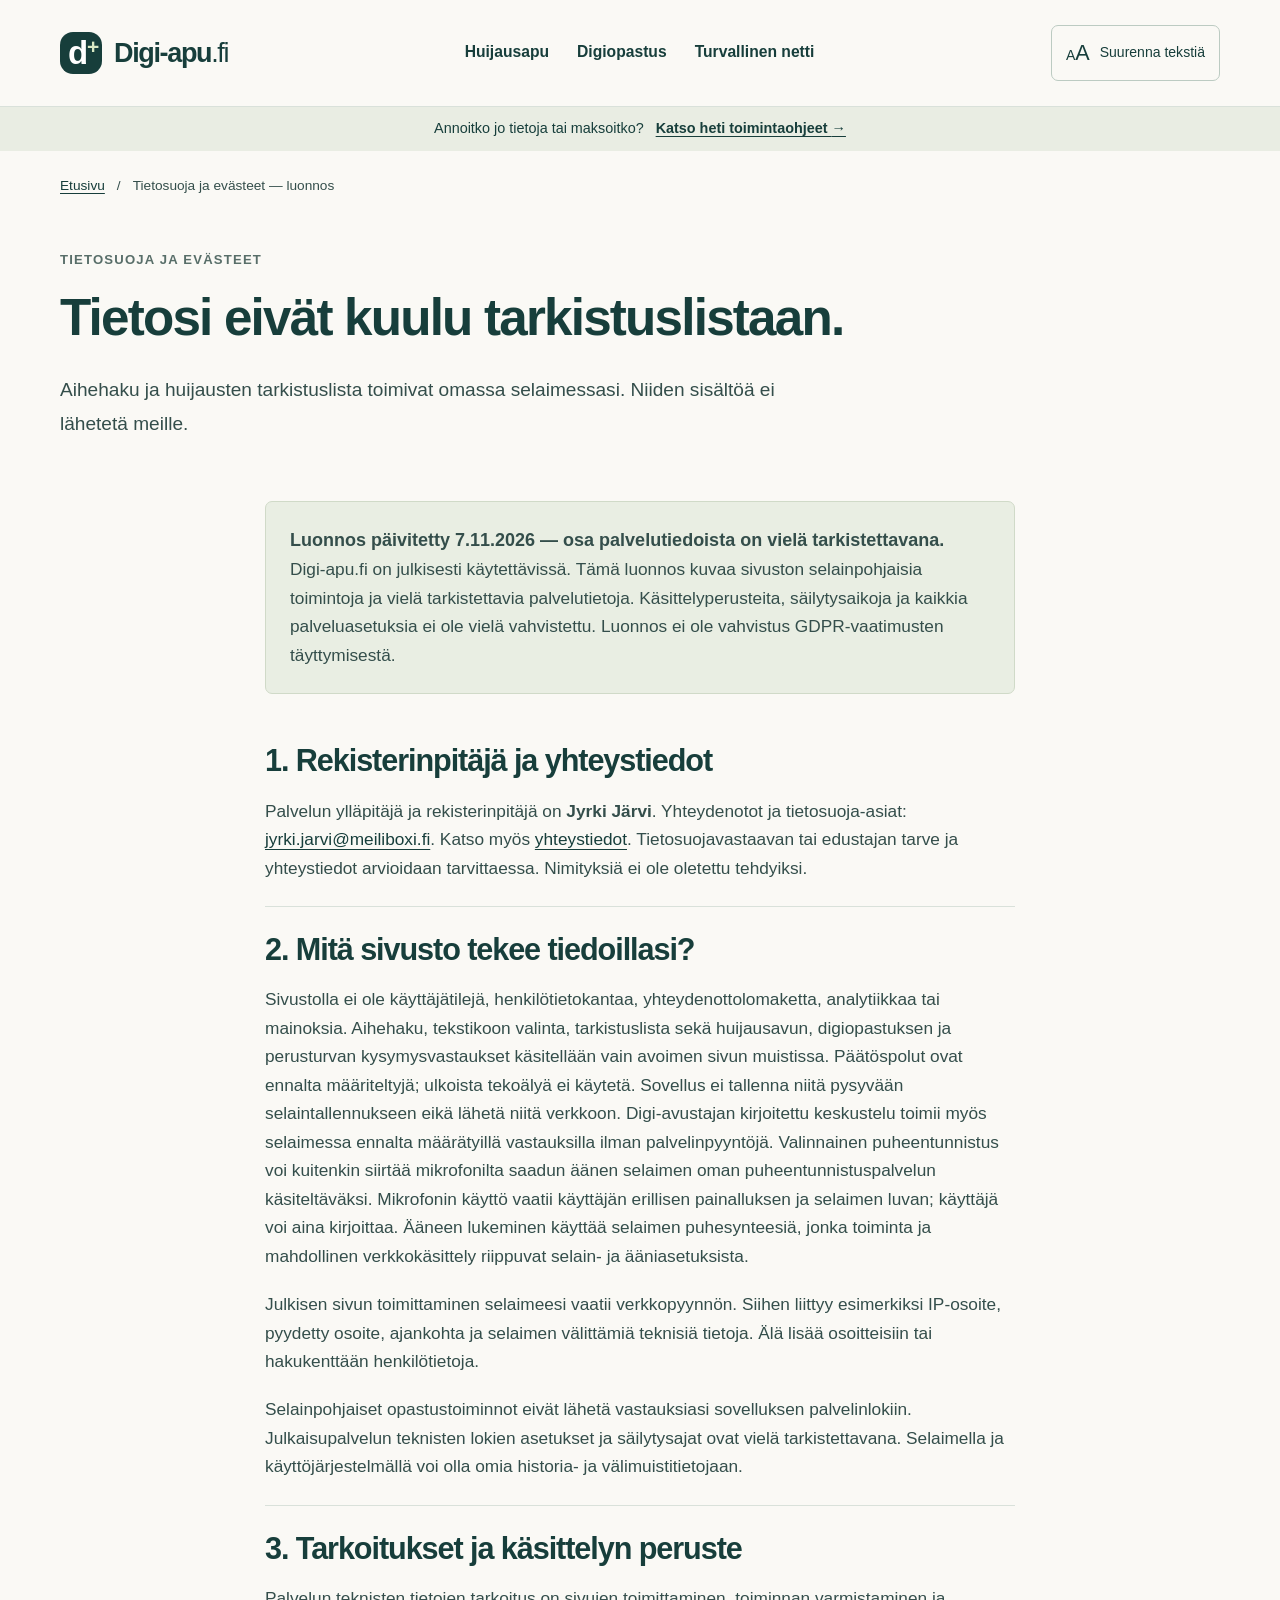
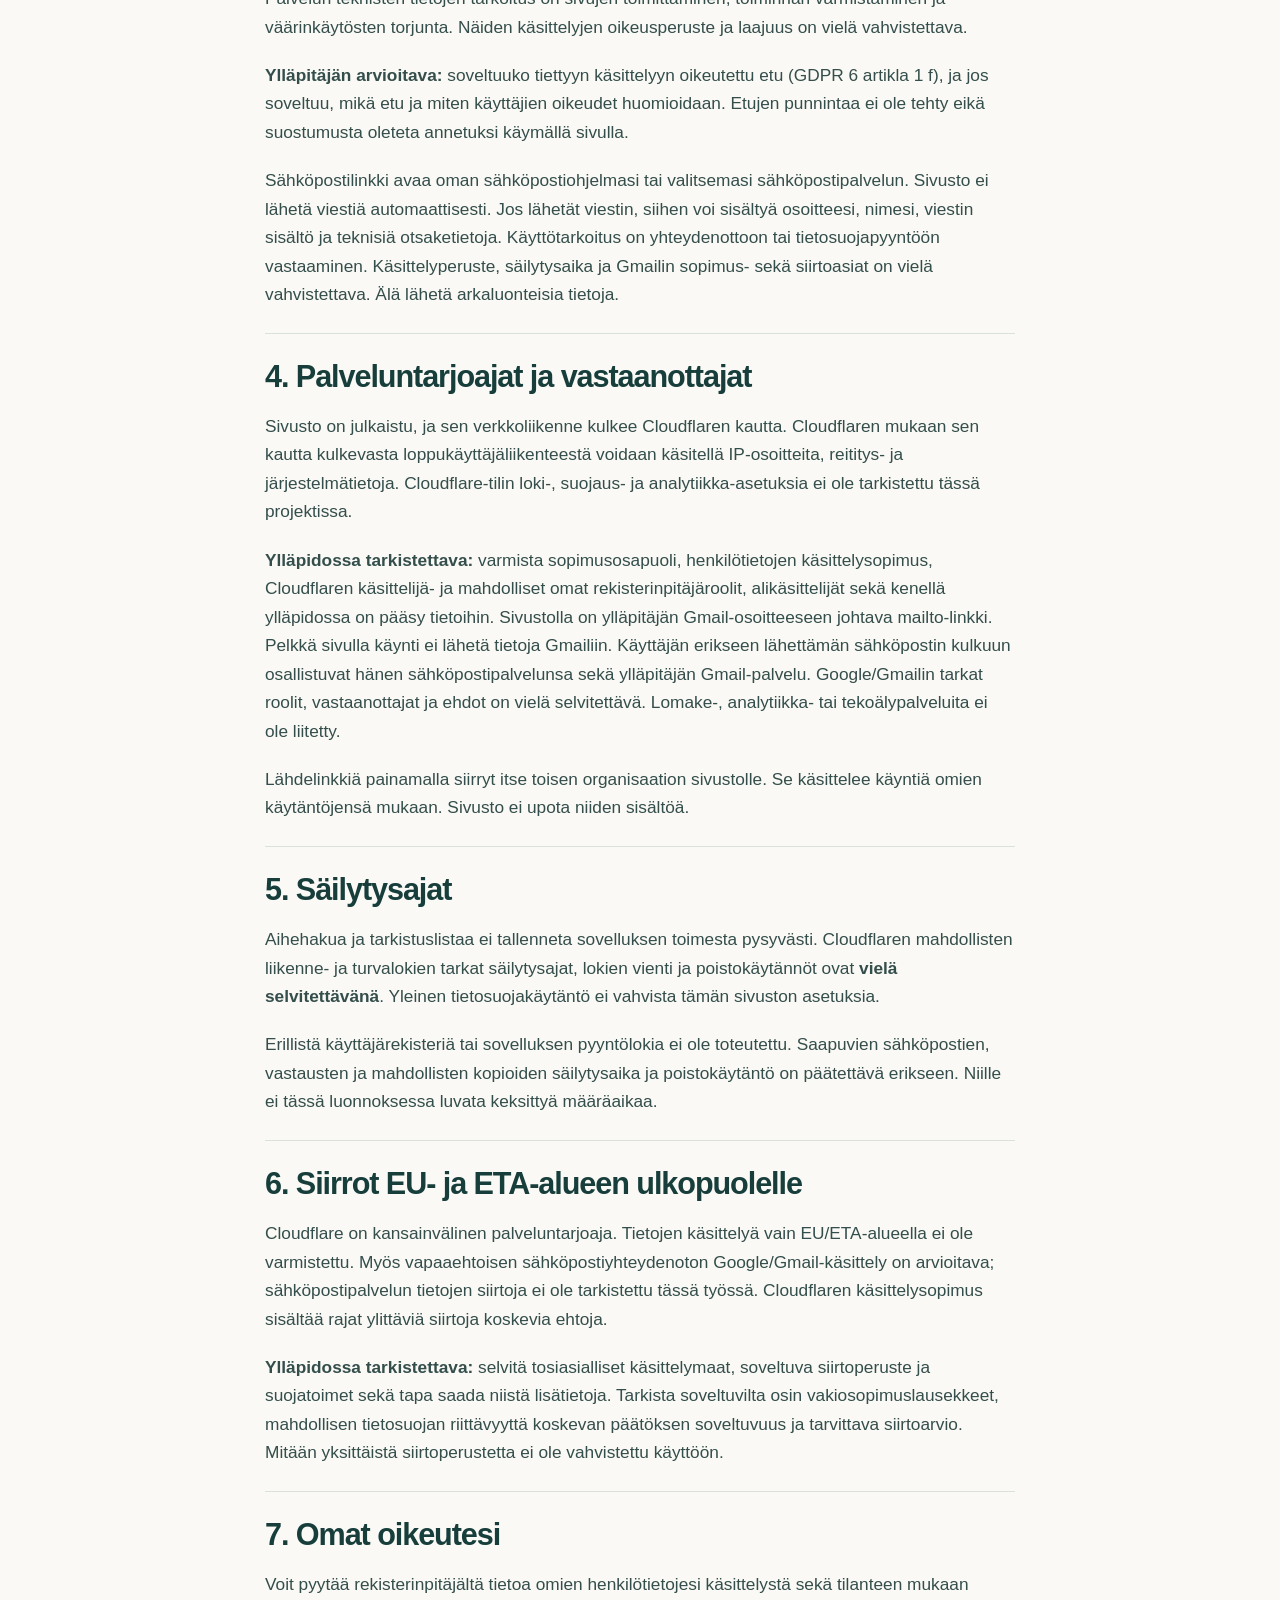
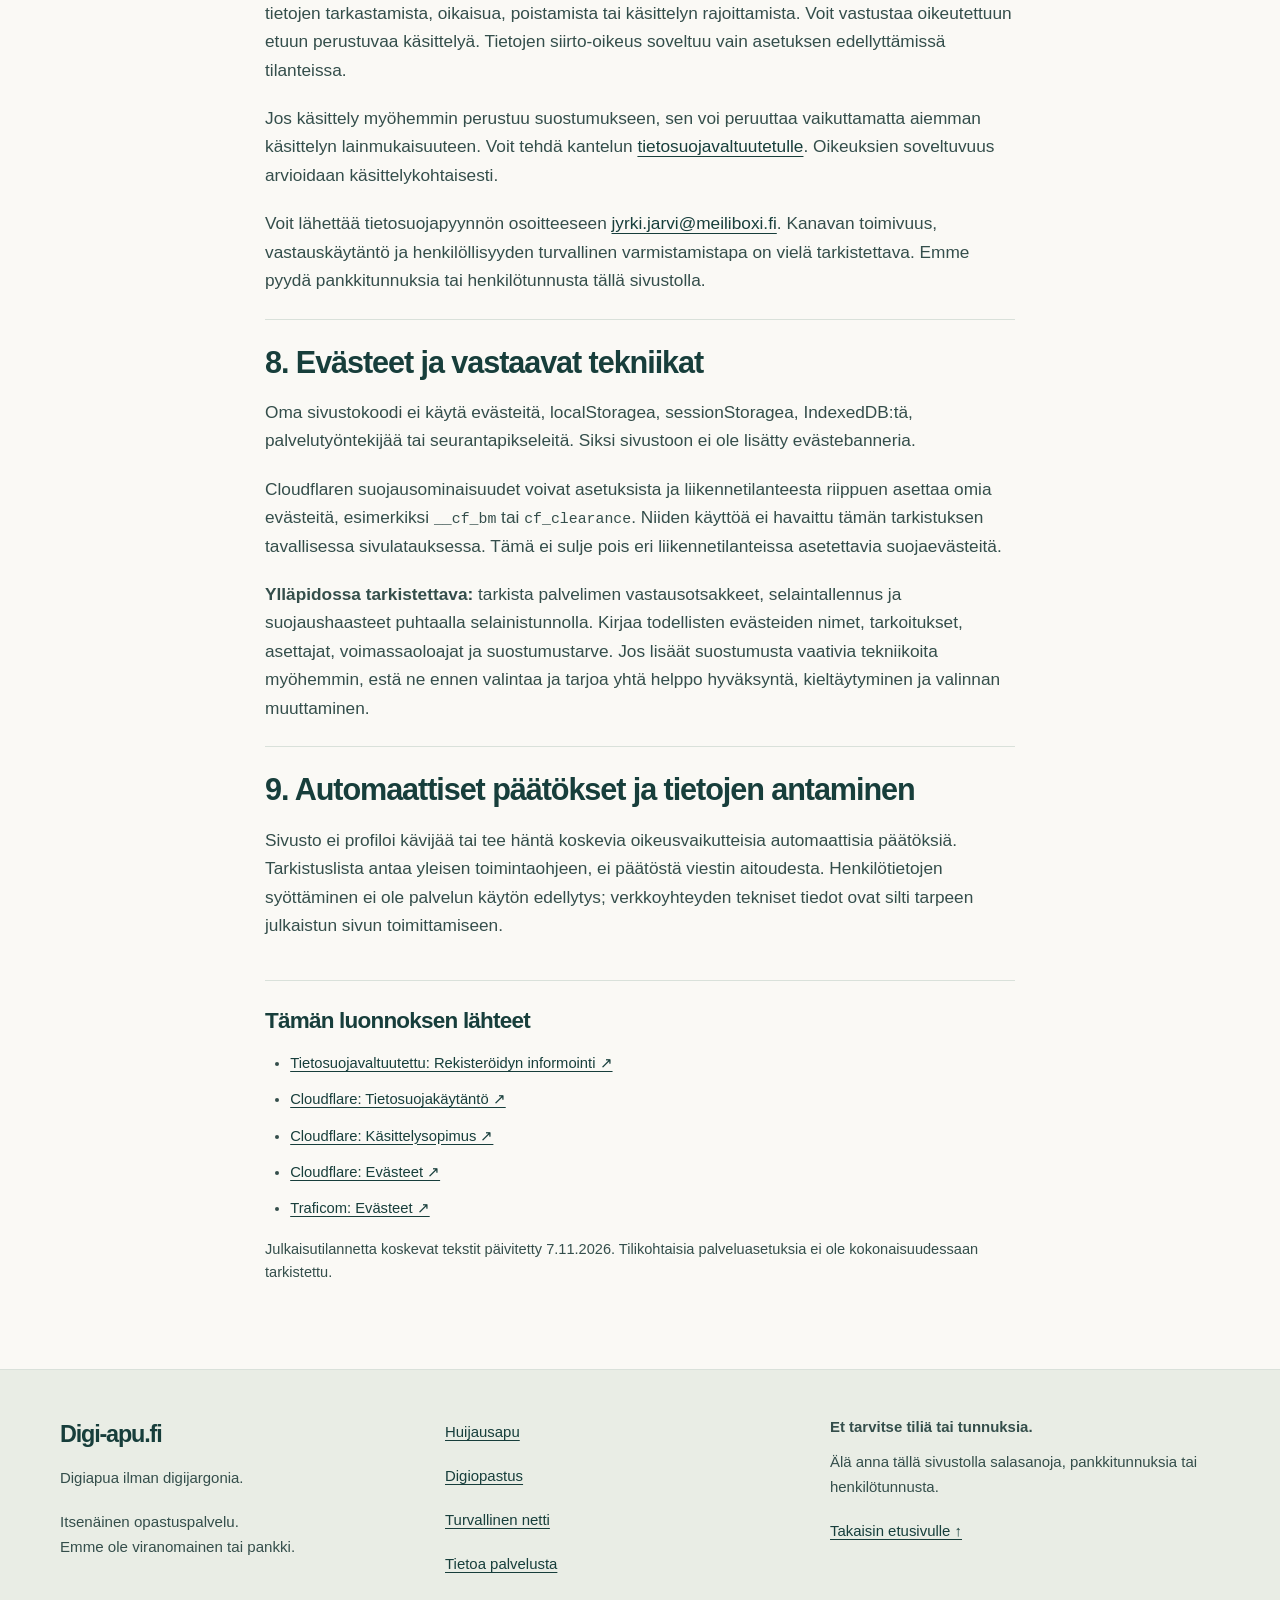
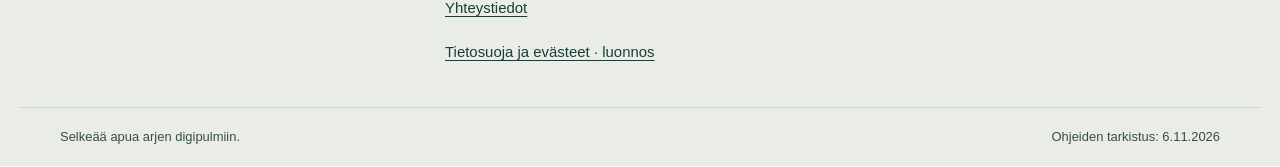
<file: site/tietosuoja.html>
<!doctype html>
<html lang="fi"><head><meta charset="utf-8"><meta name="viewport" content="width=device-width,initial-scale=1">
<link rel="canonical" href="https://digi-apu.fi/tietosuoja">
<title>Tietosuoja ja evästeet — luonnos · Digi-apu.fi</title><meta name="description" content="Digi-apu.fi:n tietosuojaluonnos. Kuvaa nykyistä selainpohjaista palvelua ja vielä tarkistettavia palvelutietoja.">
<meta name="referrer" content="no-referrer"><link rel="icon" href="assets/favicon.svg" type="image/svg+xml">
<link rel="stylesheet" href="assets/styles.css?v=9bdbaa25be"><script src="assets/app.js?v=ad53ecd3b7" defer></script></head>
<body><a class="skip" href="#sisalto">Siirry sisältöön</a>
<header class="header"><div class="wrap header-inner"><a class="brand" href="index.html" aria-label="Digi-apu.fi, etusivu"><span class="brand-mark" aria-hidden="true">d<span>+</span></span><span>Digi-apu<span class="brand-domain">.fi</span></span></a><nav class="main-nav" aria-label="Päävalikko"><a href="huijausapu.html">Huijausapu</a><a href="digiopastus.html">Digiopastus</a><a href="turvallinen-netti.html">Turvallinen netti</a></nav><button class="text-size" id="text-size" type="button" aria-pressed="false" hidden><span aria-hidden="true">A<span class="big-a">A</span></span> Suurenna tekstiä</button></div></header>
<div class="urgent"><div class="wrap">Annoitko jo tietoja tai maksoitko? <a href="huijausapu.html#jo-tapahtui">Katso heti toimintaohjeet <span aria-hidden="true">→</span></a></div></div>
<nav class="breadcrumbs wrap" aria-label="Murupolku"><a href="index.html">Etusivu</a><span aria-hidden="true">/</span><span>Tietosuoja ja evästeet — luonnos</span></nav><main id="sisalto" tabindex="-1"><section class="page-intro wrap"><p class="eyebrow">Tietosuoja ja evästeet</p><h1>Tietosi eivät kuulu tarkistuslistaan.</h1><p class="lead">Aihehaku ja huijausten tarkistuslista toimivat omassa selaimessasi. Niiden sisältöä ei lähetetä meille.</p></section><div class="wrap article standalone"><div class="note"><strong>Luonnos päivitetty 7.11.2026 — osa palvelutiedoista on vielä tarkistettavana.</strong><p>Digi-apu.fi on julkisesti käytettävissä. Tämä luonnos kuvaa sivuston selainpohjaisia toimintoja ja vielä tarkistettavia palvelutietoja. Käsittelyperusteita, säilytysaikoja ja kaikkia palveluasetuksia ei ole vielä vahvistettu. Luonnos ei ole vahvistus GDPR-vaatimusten täyttymisestä.</p></div><section><h2>1. Rekisterinpitäjä ja yhteystiedot</h2><p>Palvelun ylläpitäjä ja rekisterinpitäjä on <strong>Jyrki Järvi</strong>. Yhteydenotot ja tietosuoja-asiat: <a href="mailto:jyrki.jarvi@meiliboxi.fi">jyrki.jarvi@meiliboxi.fi</a>. Katso myös <a href="yhteystiedot.html">yhteystiedot</a>. Tietosuojavastaavan tai edustajan tarve ja yhteystiedot arvioidaan tarvittaessa. Nimityksiä ei ole oletettu tehdyiksi.</p></section><section><h2>2. Mitä sivusto tekee tiedoillasi?</h2><p>Sivustolla ei ole käyttäjätilejä, henkilötietokantaa, yhteydenottolomaketta, analytiikkaa tai mainoksia. Aihehaku, tekstikoon valinta, tarkistuslista sekä huijausavun, digiopastuksen ja perusturvan kysymysvastaukset käsitellään vain avoimen sivun muistissa. Päätöspolut ovat ennalta määriteltyjä; ulkoista tekoälyä ei käytetä. Sovellus ei tallenna niitä pysyvään selaintallennukseen eikä lähetä niitä verkkoon. Digi-avustajan kirjoitettu keskustelu toimii myös selaimessa ennalta määrätyillä vastauksilla ilman palvelinpyyntöjä. Valinnainen puheentunnistus voi kuitenkin siirtää mikrofonilta saadun äänen selaimen oman puheentunnistuspalvelun käsiteltäväksi. Mikrofonin käyttö vaatii käyttäjän erillisen painalluksen ja selaimen luvan; käyttäjä voi aina kirjoittaa. Ääneen lukeminen käyttää selaimen puhesynteesiä, jonka toiminta ja mahdollinen verkkokäsittely riippuvat selain- ja ääniasetuksista.</p><p>Julkisen sivun toimittaminen selaimeesi vaatii verkkopyynnön. Siihen liittyy esimerkiksi IP-osoite, pyydetty osoite, ajankohta ja selaimen välittämiä teknisiä tietoja. Älä lisää osoitteisiin tai hakukenttään henkilötietoja.</p><p>Selainpohjaiset opastustoiminnot eivät lähetä vastauksiasi sovelluksen palvelinlokiin. Julkaisupalvelun teknisten lokien asetukset ja säilytysajat ovat vielä tarkistettavana. Selaimella ja käyttöjärjestelmällä voi olla omia historia- ja välimuistitietojaan.</p></section><section><h2>3. Tarkoitukset ja käsittelyn peruste</h2><p>Palvelun teknisten tietojen tarkoitus on sivujen toimittaminen, toiminnan varmistaminen ja väärinkäytösten torjunta. Näiden käsittelyjen oikeusperuste ja laajuus on vielä vahvistettava.</p><p><strong>Ylläpitäjän arvioitava:</strong> soveltuuko tiettyyn käsittelyyn oikeutettu etu (GDPR 6 artikla 1 f), ja jos soveltuu, mikä etu ja miten käyttäjien oikeudet huomioidaan. Etujen punnintaa ei ole tehty eikä suostumusta oleteta annetuksi käymällä sivulla.</p><p>Sähköpostilinkki avaa oman sähköpostiohjelmasi tai valitsemasi sähköpostipalvelun. Sivusto ei lähetä viestiä automaattisesti. Jos lähetät viestin, siihen voi sisältyä osoitteesi, nimesi, viestin sisältö ja teknisiä otsaketietoja. Käyttötarkoitus on yhteydenottoon tai tietosuojapyyntöön vastaaminen. Käsittelyperuste, säilytysaika ja Gmailin sopimus- sekä siirtoasiat on vielä vahvistettava. Älä lähetä arkaluonteisia tietoja.</p></section><section><h2>4. Palveluntarjoajat ja vastaanottajat</h2><p>Sivusto on julkaistu, ja sen verkkoliikenne kulkee Cloudflaren kautta. Cloudflaren mukaan sen kautta kulkevasta loppukäyttäjäliikenteestä voidaan käsitellä IP-osoitteita, reititys- ja järjestelmätietoja. Cloudflare-tilin loki-, suojaus- ja analytiikka-asetuksia ei ole tarkistettu tässä projektissa.</p><p><strong>Ylläpidossa tarkistettava:</strong> varmista sopimusosapuoli, henkilötietojen käsittelysopimus, Cloudflaren käsittelijä- ja mahdolliset omat rekisterinpitäjäroolit, alikäsittelijät sekä kenellä ylläpidossa on pääsy tietoihin. Sivustolla on ylläpitäjän Gmail-osoitteeseen johtava mailto-linkki. Pelkkä sivulla käynti ei lähetä tietoja Gmailiin. Käyttäjän erikseen lähettämän sähköpostin kulkuun osallistuvat hänen sähköpostipalvelunsa sekä ylläpitäjän Gmail-palvelu. Google/Gmailin tarkat roolit, vastaanottajat ja ehdot on vielä selvitettävä. Lomake-, analytiikka- tai tekoälypalveluita ei ole liitetty.</p><p>Lähdelinkkiä painamalla siirryt itse toisen organisaation sivustolle. Se käsittelee käyntiä omien käytäntöjensä mukaan. Sivusto ei upota niiden sisältöä.</p></section><section><h2>5. Säilytysajat</h2><p>Aihehakua ja tarkistuslistaa ei tallenneta sovelluksen toimesta pysyvästi. Cloudflaren mahdollisten liikenne- ja turvalokien tarkat säilytysajat, lokien vienti ja poistokäytännöt ovat <strong>vielä selvitettävänä</strong>. Yleinen tietosuojakäytäntö ei vahvista tämän sivuston asetuksia.</p><p>Erillistä käyttäjärekisteriä tai sovelluksen pyyntölokia ei ole toteutettu. Saapuvien sähköpostien, vastausten ja mahdollisten kopioiden säilytysaika ja poistokäytäntö on päätettävä erikseen. Niille ei tässä luonnoksessa luvata keksittyä määräaikaa.</p></section><section><h2>6. Siirrot EU- ja ETA-alueen ulkopuolelle</h2><p>Cloudflare on kansainvälinen palveluntarjoaja. Tietojen käsittelyä vain EU/ETA-alueella ei ole varmistettu. Myös vapaaehtoisen sähköpostiyhteydenoton Google/Gmail-käsittely on arvioitava; sähköpostipalvelun tietojen siirtoja ei ole tarkistettu tässä työssä. Cloudflaren käsittelysopimus sisältää rajat ylittäviä siirtoja koskevia ehtoja.</p><p><strong>Ylläpidossa tarkistettava:</strong> selvitä tosiasialliset käsittelymaat, soveltuva siirtoperuste ja suojatoimet sekä tapa saada niistä lisätietoja. Tarkista soveltuvilta osin vakiosopimuslausekkeet, mahdollisen tietosuojan riittävyyttä koskevan päätöksen soveltuvuus ja tarvittava siirtoarvio. Mitään yksittäistä siirtoperustetta ei ole vahvistettu käyttöön.</p></section><section><h2>7. Omat oikeutesi</h2><p>Voit pyytää rekisterinpitäjältä tietoa omien henkilötietojesi käsittelystä sekä tilanteen mukaan tietojen tarkastamista, oikaisua, poistamista tai käsittelyn rajoittamista. Voit vastustaa oikeutettuun etuun perustuvaa käsittelyä. Tietojen siirto-oikeus soveltuu vain asetuksen edellyttämissä tilanteissa.</p><p>Jos käsittely myöhemmin perustuu suostumukseen, sen voi peruuttaa vaikuttamatta aiemman käsittelyn lainmukaisuuteen. Voit tehdä kantelun <a href="https://tietosuoja.fi/ilmoitus-tietosuojavaltuutetulle" rel="noreferrer">tietosuojavaltuutetulle</a>. Oikeuksien soveltuvuus arvioidaan käsittelykohtaisesti.</p><p>Voit lähettää tietosuojapyynnön osoitteeseen <a href="mailto:jyrki.jarvi@meiliboxi.fi">jyrki.jarvi@meiliboxi.fi</a>. Kanavan toimivuus, vastauskäytäntö ja henkilöllisyyden turvallinen varmistamistapa on vielä tarkistettava. Emme pyydä pankkitunnuksia tai henkilötunnusta tällä sivustolla.</p></section><section><h2>8. Evästeet ja vastaavat tekniikat</h2><p>Oma sivustokoodi ei käytä evästeitä, localStoragea, sessionStoragea, IndexedDB:tä, palvelutyöntekijää tai seurantapikseleitä. Siksi sivustoon ei ole lisätty evästebanneria.</p><p>Cloudflaren suojausominaisuudet voivat asetuksista ja liikennetilanteesta riippuen asettaa omia evästeitä, esimerkiksi <code>__cf_bm</code> tai <code>cf_clearance</code>. Niiden käyttöä ei havaittu tämän tarkistuksen tavallisessa sivulatauksessa. Tämä ei sulje pois eri liikennetilanteissa asetettavia suojaevästeitä.</p><p><strong>Ylläpidossa tarkistettava:</strong> tarkista palvelimen vastausotsakkeet, selaintallennus ja suojaushaasteet puhtaalla selainistunnolla. Kirjaa todellisten evästeiden nimet, tarkoitukset, asettajat, voimassaoloajat ja suostumustarve. Jos lisäät suostumusta vaativia tekniikoita myöhemmin, estä ne ennen valintaa ja tarjoa yhtä helppo hyväksyntä, kieltäytyminen ja valinnan muuttaminen.</p></section><section><h2>9. Automaattiset päätökset ja tietojen antaminen</h2><p>Sivusto ei profiloi kävijää tai tee häntä koskevia oikeusvaikutteisia automaattisia päätöksiä. Tarkistuslista antaa yleisen toimintaohjeen, ei päätöstä viestin aitoudesta. Henkilötietojen syöttäminen ei ole palvelun käytön edellytys; verkkoyhteyden tekniset tiedot ovat silti tarpeen julkaistun sivun toimittamiseen.</p></section><aside class="sources"><h2>Tämän luonnoksen lähteet</h2><ul><li><a href="https://tietosuoja.fi/rekisteroidyn-informointi" rel="noreferrer">Tietosuojavaltuutettu: Rekisteröidyn informointi ↗</a></li><li><a href="https://www.cloudflare.com/privacypolicy/" rel="noreferrer">Cloudflare: Tietosuojakäytäntö ↗</a></li><li><a href="https://www.cloudflare.com/cloudflare-customer-dpa/" rel="noreferrer">Cloudflare: Käsittelysopimus ↗</a></li><li><a href="https://developers.cloudflare.com/fundamentals/reference/policies-compliances/cloudflare-cookies/" rel="noreferrer">Cloudflare: Evästeet ↗</a></li><li><a href="https://kyberturvallisuuskeskus.fi/fi/viestintaverkkojen-ja-palveluiden-saantely/evasteet" rel="noreferrer">Traficom: Evästeet ↗</a></li></ul><p class="small">Julkaisutilannetta koskevat tekstit päivitetty 7.11.2026. Tilikohtaisia palveluasetuksia ei ole kokonaisuudessaan tarkistettu.</p></aside></div></main>
<footer class="footer"><div class="wrap footer-grid"><div><a class="brand footer-brand" href="index.html">Digi-apu.fi</a><p>Digiapua ilman digijargonia.</p><p class="small">Itsenäinen opastuspalvelu.<br>Emme ole viranomainen tai pankki.</p></div><nav aria-label="Alatunniste"><a href="huijausapu.html">Huijausapu</a><a href="digiopastus.html">Digiopastus</a><a href="turvallinen-netti.html">Turvallinen netti</a><a href="tietoa.html">Tietoa palvelusta</a><a href="yhteystiedot.html">Yhteystiedot</a><a href="tietosuoja.html">Tietosuoja ja evästeet · luonnos</a></nav><div class="footer-note"><strong>Et tarvitse tiliä tai tunnuksia.</strong><p>Älä anna tällä sivustolla salasanoja, pankkitunnuksia tai henkilötunnusta.</p><a href="index.html">Takaisin etusivulle ↑</a></div></div><div class="wrap footer-bottom">Selkeää apua arjen digipulmiin. <span>Ohjeiden tarkistus: 6.11.2026</span></div></footer>
<p class="sr-only" id="size-status" role="status"></p></body></html>
</file>
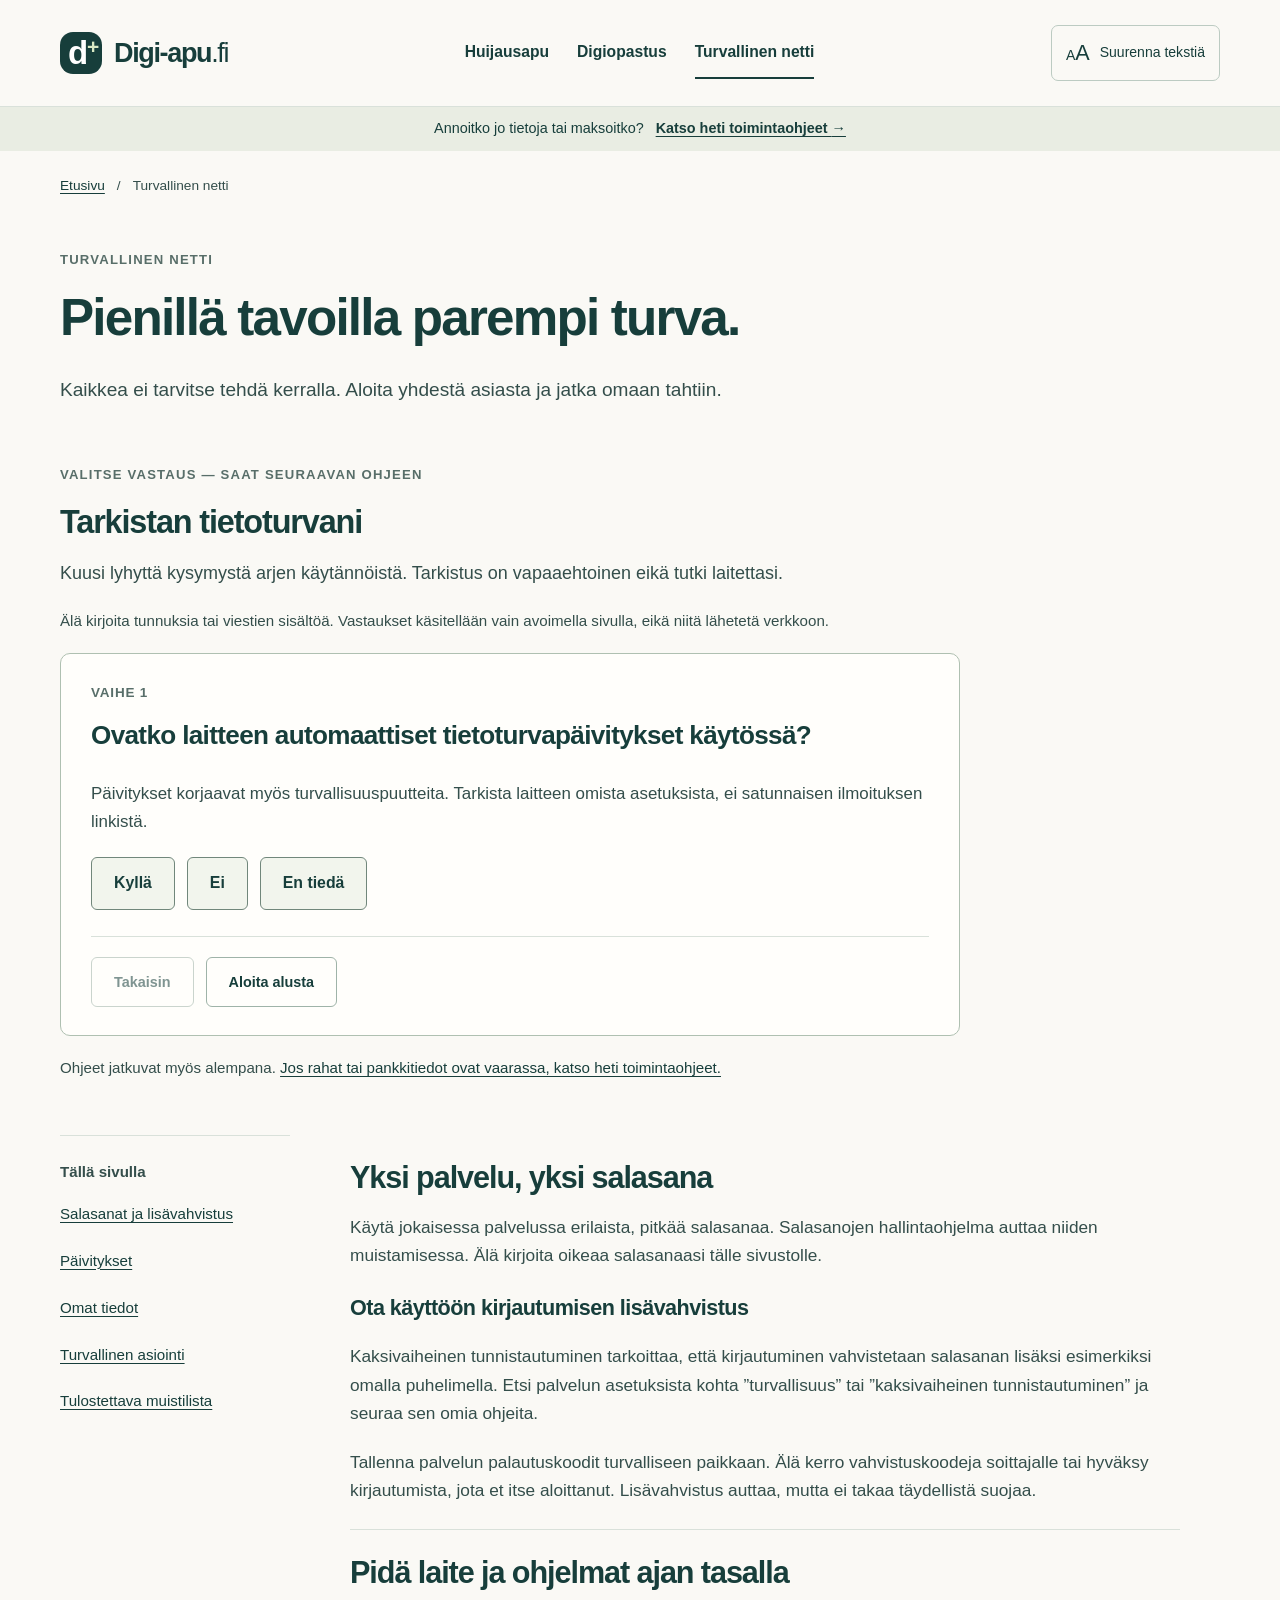
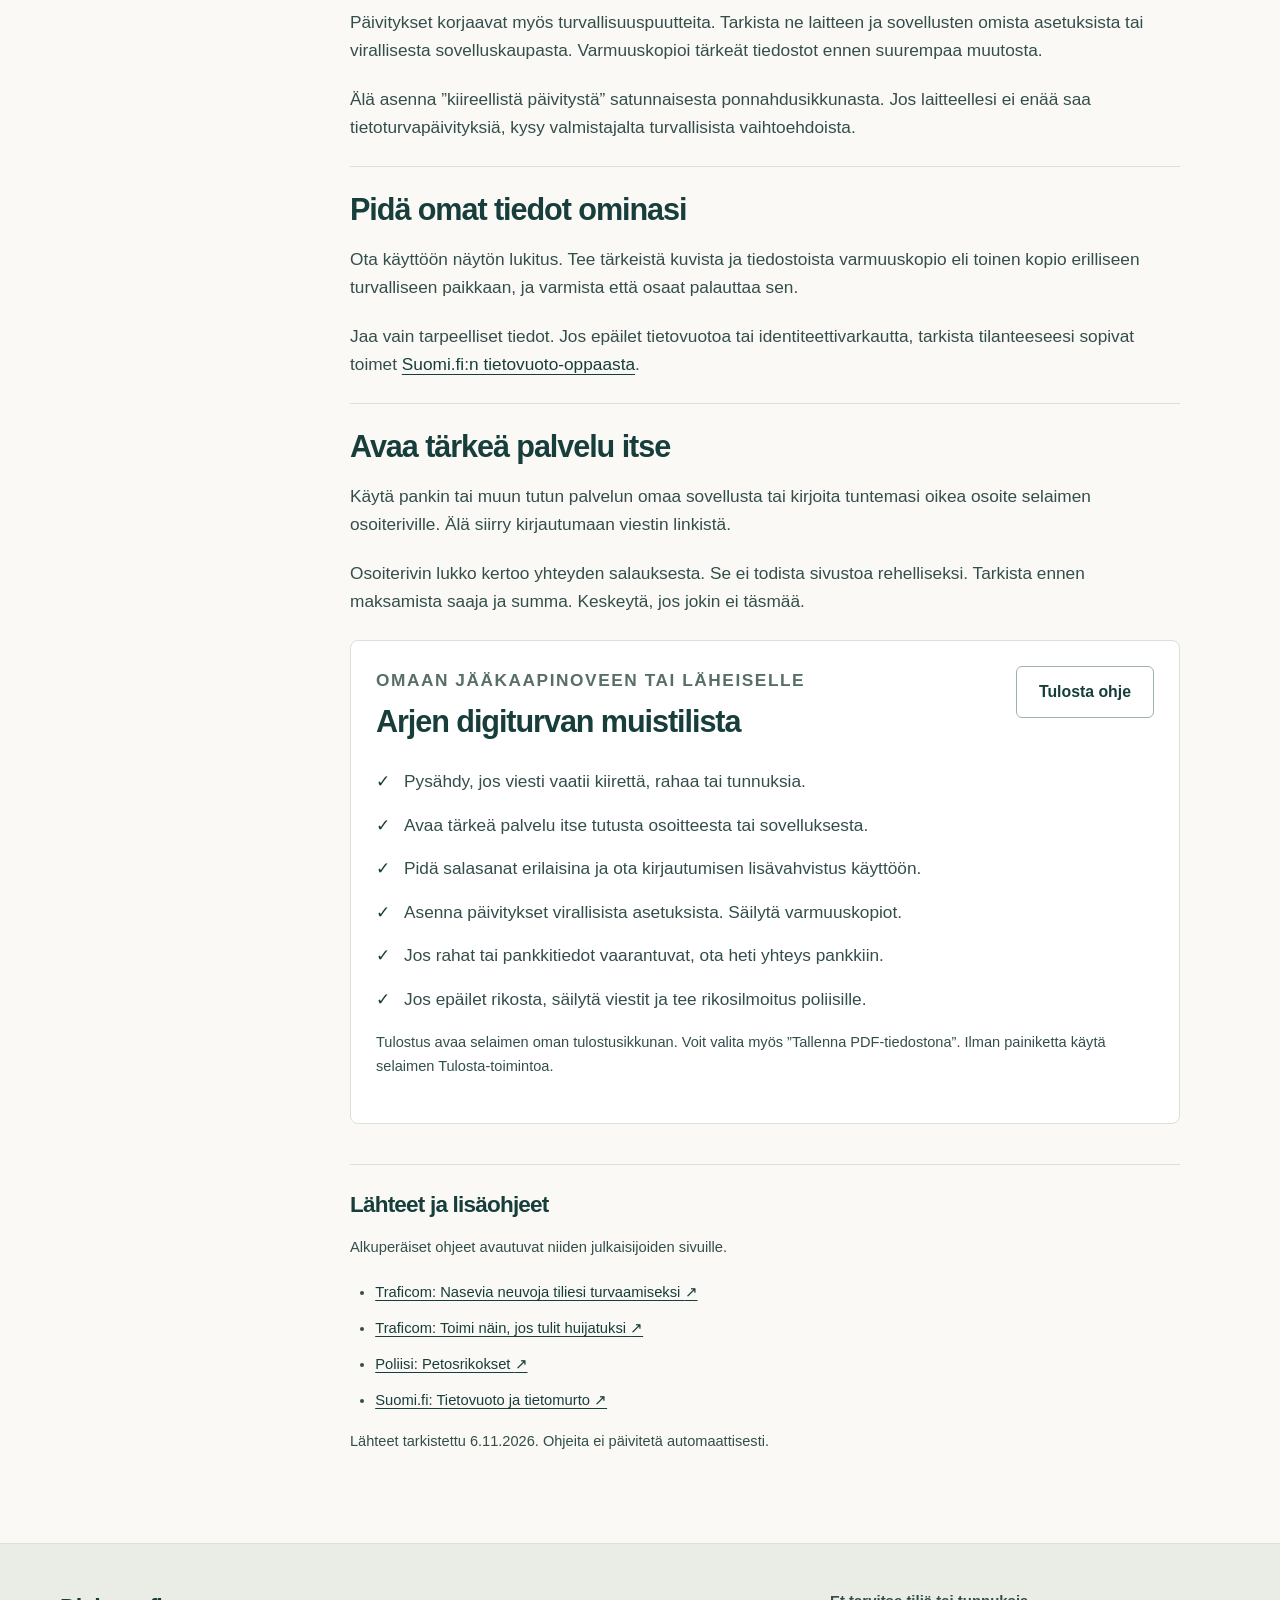
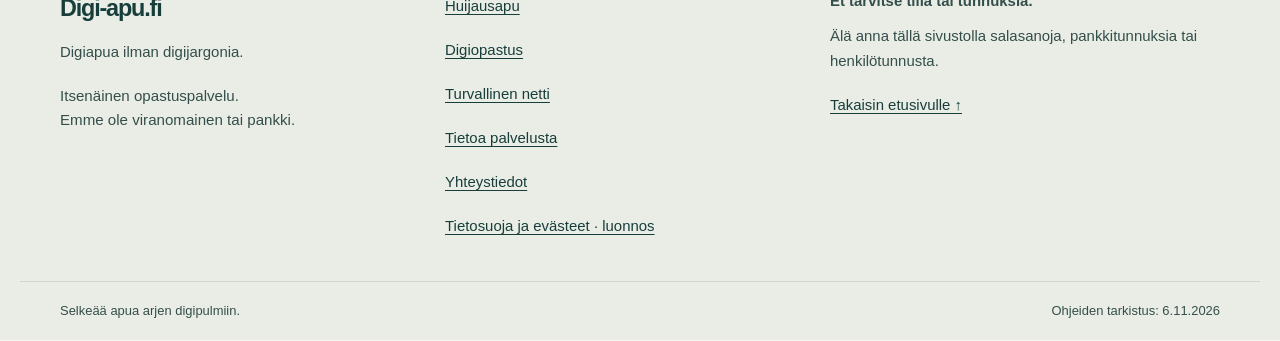
<file: site/turvallinen-netti.html>
<!doctype html>
<html lang="fi"><head><meta charset="utf-8"><meta name="viewport" content="width=device-width,initial-scale=1">
<link rel="canonical" href="https://digi-apu.fi/turvallinen-netti">
<title>Turvallinen netti · Digi-apu.fi</title><meta name="description" content="Salasanat, päivitykset, tietojen suojaaminen ja tulostettava arjen digiturvan muistilista.">
<meta name="referrer" content="no-referrer"><link rel="icon" href="assets/favicon.svg" type="image/svg+xml">
<link rel="stylesheet" href="assets/styles.css?v=9bdbaa25be"><script src="assets/app.js?v=ad53ecd3b7" defer></script><link rel="stylesheet" href="assets/guidance.css?v=ff6fcb7e33"><script src="assets/guidance.js?v=52e0c1f229" defer></script><script src="assets/guidance-ui.js?v=48231cf7b4" defer></script></head>
<body><a class="skip" href="#sisalto">Siirry sisältöön</a>
<header class="header"><div class="wrap header-inner"><a class="brand" href="index.html" aria-label="Digi-apu.fi, etusivu"><span class="brand-mark" aria-hidden="true">d<span>+</span></span><span>Digi-apu<span class="brand-domain">.fi</span></span></a><nav class="main-nav" aria-label="Päävalikko"><a href="huijausapu.html">Huijausapu</a><a href="digiopastus.html">Digiopastus</a><a href="turvallinen-netti.html" aria-current="page">Turvallinen netti</a></nav><button class="text-size" id="text-size" type="button" aria-pressed="false" hidden><span aria-hidden="true">A<span class="big-a">A</span></span> Suurenna tekstiä</button></div></header>
<div class="urgent"><div class="wrap">Annoitko jo tietoja tai maksoitko? <a href="huijausapu.html#jo-tapahtui">Katso heti toimintaohjeet <span aria-hidden="true">→</span></a></div></div>
<nav class="breadcrumbs wrap" aria-label="Murupolku"><a href="index.html">Etusivu</a><span aria-hidden="true">/</span><span>Turvallinen netti</span></nav><main id="sisalto" tabindex="-1"><section class="page-intro wrap"><p class="eyebrow">Turvallinen netti</p><h1>Pienillä tavoilla parempi turva.</h1><p class="lead">Kaikkea ei tarvitse tehdä kerralla. Aloita yhdestä asiasta ja jatka omaan tahtiin.</p></section><section id="opastus" class="wrap guidance-section" aria-labelledby="opastus-title"><p class="eyebrow">Valitse vastaus — saat seuraavan ohjeen</p><h2 id="opastus-title">Tarkistan tietoturvani</h2><p>Kuusi lyhyttä kysymystä arjen käytännöistä. Tarkistus on vapaaehtoinen eikä tutki laitettasi.</p><p class="small">Älä kirjoita tunnuksia tai viestien sisältöä. Vastaukset käsitellään vain avoimella sivulla, eikä niitä lähetetä verkkoon.</p><div class="guidance-host" data-guidance="security" hidden><p class="guidance-progress" data-progress role="status"></p><div class="guidance-content"></div><div class="guidance-controls"><button type="button" class="button secondary" data-back>Takaisin</button><button type="button" class="button secondary" data-restart>Aloita alusta</button></div></div><noscript><p>Vaiheittainen opastus ei ole käytössä tässä selaimessa. Voit lukea alla olevat perusohjeet.</p></noscript><p class="small">Ohjeet jatkuvat myös alempana. <a href="huijausapu.html#jo-tapahtui">Jos rahat tai pankkitiedot ovat vaarassa, katso heti toimintaohjeet.</a></p></section><div class="wrap content-layout"><nav class="side-nav" aria-label="Turvallisen netin aiheet"><strong>Tällä sivulla</strong><a href="#salasanat">Salasanat ja lisävahvistus</a><a href="#paivitykset">Päivitykset</a><a href="#tiedot">Omat tiedot</a><a href="#asiointi">Turvallinen asiointi</a><a href="#muistilista">Tulostettava muistilista</a></nav><div class="article"><section id="salasanat"><h2>Yksi palvelu, yksi salasana</h2><p>Käytä jokaisessa palvelussa erilaista, pitkää salasanaa. Salasanojen hallintaohjelma auttaa niiden muistamisessa. Älä kirjoita oikeaa salasanaasi tälle sivustolle.</p><h3>Ota käyttöön kirjautumisen lisävahvistus</h3><p>Kaksivaiheinen tunnistautuminen tarkoittaa, että kirjautuminen vahvistetaan salasanan lisäksi esimerkiksi omalla puhelimella. Etsi palvelun asetuksista kohta ”turvallisuus” tai ”kaksivaiheinen tunnistautuminen” ja seuraa sen omia ohjeita.</p><p>Tallenna palvelun palautuskoodit turvalliseen paikkaan. Älä kerro vahvistuskoodeja soittajalle tai hyväksy kirjautumista, jota et itse aloittanut. Lisävahvistus auttaa, mutta ei takaa täydellistä suojaa.</p></section><section id="paivitykset"><h2>Pidä laite ja ohjelmat ajan tasalla</h2><p>Päivitykset korjaavat myös turvallisuuspuutteita. Tarkista ne laitteen ja sovellusten omista asetuksista tai virallisesta sovelluskaupasta. Varmuuskopioi tärkeät tiedostot ennen suurempaa muutosta.</p><p>Älä asenna ”kiireellistä päivitystä” satunnaisesta ponnahdusikkunasta. Jos laitteellesi ei enää saa tietoturvapäivityksiä, kysy valmistajalta turvallisista vaihtoehdoista.</p></section><section id="tiedot"><h2>Pidä omat tiedot ominasi</h2><p>Ota käyttöön näytön lukitus. Tee tärkeistä kuvista ja tiedostoista varmuuskopio eli toinen kopio erilliseen turvalliseen paikkaan, ja varmista että osaat palauttaa sen.</p><p>Jaa vain tarpeelliset tiedot. Jos epäilet tietovuotoa tai identiteettivarkautta, tarkista tilanteeseesi sopivat toimet <a href="https://www.suomi.fi/oppaat/tietovuoto" rel="noreferrer">Suomi.fi:n tietovuoto-oppaasta</a>.</p></section><section id="asiointi"><h2>Avaa tärkeä palvelu itse</h2><p>Käytä pankin tai muun tutun palvelun omaa sovellusta tai kirjoita tuntemasi oikea osoite selaimen osoiteriville. Älä siirry kirjautumaan viestin linkistä.</p><p>Osoiterivin lukko kertoo yhteyden salauksesta. Se ei todista sivustoa rehelliseksi. Tarkista ennen maksamista saaja ja summa. Keskeytä, jos jokin ei täsmää.</p></section><section id="muistilista" class="print-sheet"><div class="section-heading"><div><p class="eyebrow">Omaan jääkaapinoveen tai läheiselle</p><h2>Arjen digiturvan muistilista</h2></div><button id="print-guide" class="button secondary" type="button" hidden>Tulosta ohje</button></div><p class="print-only">Digi-apu.fi · itsenäinen opastuspalvelu · 6.11.2026</p><ul class="safe-list"><li>Pysähdy, jos viesti vaatii kiirettä, rahaa tai tunnuksia.</li><li>Avaa tärkeä palvelu itse tutusta osoitteesta tai sovelluksesta.</li><li>Pidä salasanat erilaisina ja ota kirjautumisen lisävahvistus käyttöön.</li><li>Asenna päivitykset virallisista asetuksista. Säilytä varmuuskopiot.</li><li>Jos rahat tai pankkitiedot vaarantuvat, ota heti yhteys pankkiin.</li><li>Jos epäilet rikosta, säilytä viestit ja tee rikosilmoitus poliisille.</li></ul><p class="small">Tulostus avaa selaimen oman tulostusikkunan. Voit valita myös ”Tallenna PDF-tiedostona”. Ilman painiketta käytä selaimen Tulosta-toimintoa.</p><p class="print-only">Lisäohjeet: traficom.fi · poliisi.fi/petosrikokset · suomi.fi/oppaat/tietovuoto</p></section><aside class="sources"><h2>Lähteet ja lisäohjeet</h2><p>Alkuperäiset ohjeet avautuvat niiden julkaisijoiden sivuille.</p><ul><li><a href="https://traficom.fi/fi/arjen-tietoturva/nasevia-neuvoja-tiliesi-turvaamiseksi" rel="noreferrer">Traficom: Nasevia neuvoja tiliesi turvaamiseksi <span aria-hidden="true">↗</span></a></li><li><a href="https://traficom.fi/fi/arjen-tietoturva/toimi-nain-jos-tulit-huijatuksi" rel="noreferrer">Traficom: Toimi näin, jos tulit huijatuksi <span aria-hidden="true">↗</span></a></li><li><a href="https://poliisi.fi/petosrikokset" rel="noreferrer">Poliisi: Petosrikokset <span aria-hidden="true">↗</span></a></li><li><a href="https://www.suomi.fi/oppaat/tietovuoto" rel="noreferrer">Suomi.fi: Tietovuoto ja tietomurto <span aria-hidden="true">↗</span></a></li></ul><p class="small">Lähteet tarkistettu 6.11.2026. Ohjeita ei päivitetä automaattisesti.</p></aside></div></div></main>
<footer class="footer"><div class="wrap footer-grid"><div><a class="brand footer-brand" href="index.html">Digi-apu.fi</a><p>Digiapua ilman digijargonia.</p><p class="small">Itsenäinen opastuspalvelu.<br>Emme ole viranomainen tai pankki.</p></div><nav aria-label="Alatunniste"><a href="huijausapu.html">Huijausapu</a><a href="digiopastus.html">Digiopastus</a><a href="turvallinen-netti.html">Turvallinen netti</a><a href="tietoa.html">Tietoa palvelusta</a><a href="yhteystiedot.html">Yhteystiedot</a><a href="tietosuoja.html">Tietosuoja ja evästeet · luonnos</a></nav><div class="footer-note"><strong>Et tarvitse tiliä tai tunnuksia.</strong><p>Älä anna tällä sivustolla salasanoja, pankkitunnuksia tai henkilötunnusta.</p><a href="index.html">Takaisin etusivulle ↑</a></div></div><div class="wrap footer-bottom">Selkeää apua arjen digipulmiin. <span>Ohjeiden tarkistus: 6.11.2026</span></div></footer>
<p class="sr-only" id="size-status" role="status"></p></body></html>
</file>
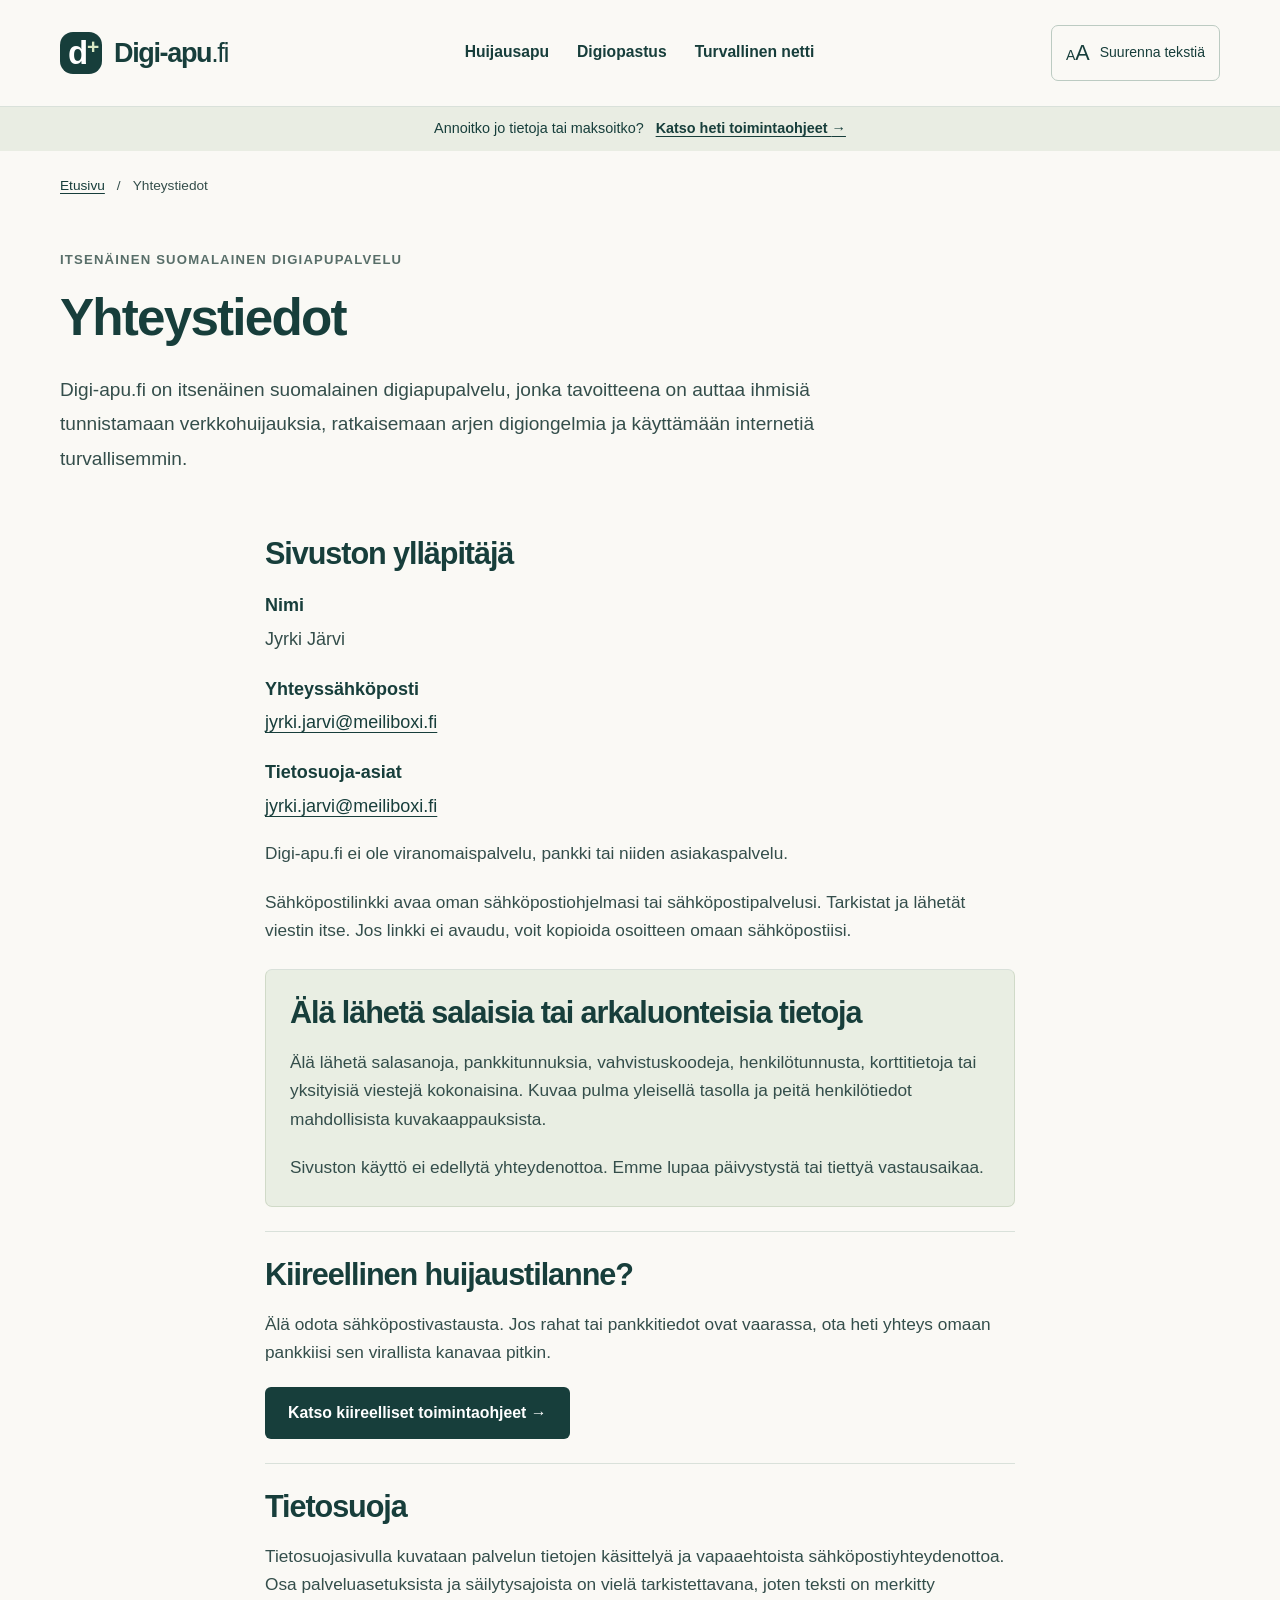
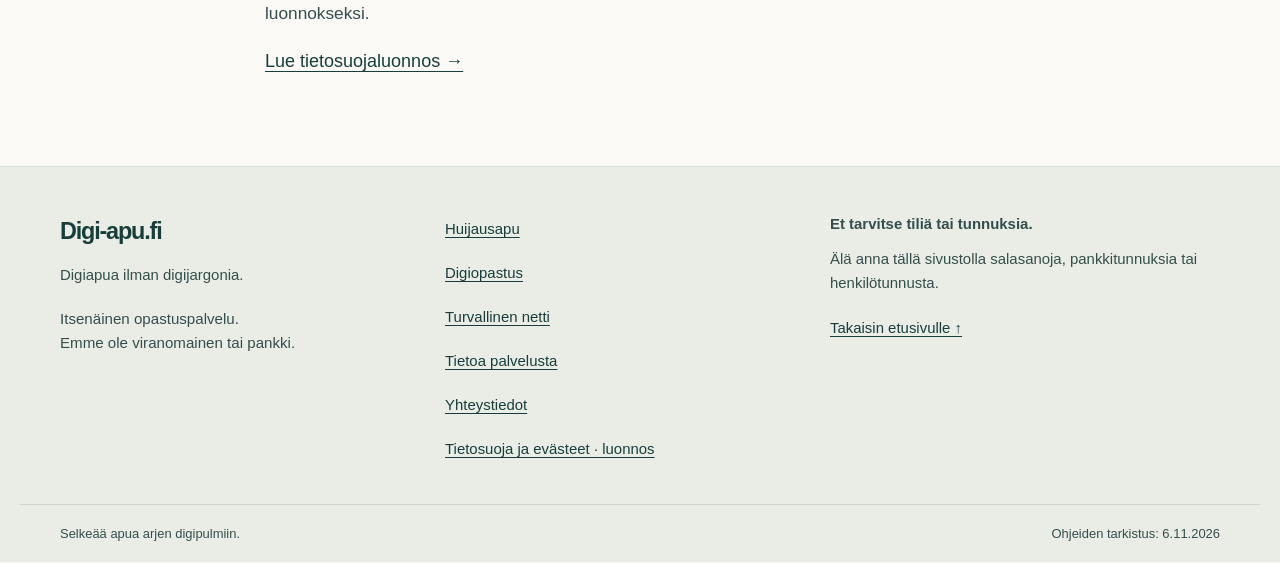
<file: site/yhteystiedot.html>
<!doctype html>
<html lang="fi"><head><meta charset="utf-8"><meta name="viewport" content="width=device-width,initial-scale=1">
<link rel="canonical" href="https://digi-apu.fi/yhteystiedot">
<title>Yhteystiedot · Digi-apu.fi</title><meta name="description" content="Digi-apu.fi:n ylläpitäjä Jyrki Järvi sekä yhteydenottojen ja tietosuoja-asioiden sähköpostiosoite.">
<meta name="referrer" content="no-referrer"><link rel="icon" href="assets/favicon.svg" type="image/svg+xml">
<link rel="stylesheet" href="assets/styles.css?v=9bdbaa25be"><script src="assets/app.js?v=ad53ecd3b7" defer></script></head>
<body><a class="skip" href="#sisalto">Siirry sisältöön</a>
<header class="header"><div class="wrap header-inner"><a class="brand" href="index.html" aria-label="Digi-apu.fi, etusivu"><span class="brand-mark" aria-hidden="true">d<span>+</span></span><span>Digi-apu<span class="brand-domain">.fi</span></span></a><nav class="main-nav" aria-label="Päävalikko"><a href="huijausapu.html">Huijausapu</a><a href="digiopastus.html">Digiopastus</a><a href="turvallinen-netti.html">Turvallinen netti</a></nav><button class="text-size" id="text-size" type="button" aria-pressed="false" hidden><span aria-hidden="true">A<span class="big-a">A</span></span> Suurenna tekstiä</button></div></header>
<div class="urgent"><div class="wrap">Annoitko jo tietoja tai maksoitko? <a href="huijausapu.html#jo-tapahtui">Katso heti toimintaohjeet <span aria-hidden="true">→</span></a></div></div>
<nav class="breadcrumbs wrap" aria-label="Murupolku"><a href="index.html">Etusivu</a><span aria-hidden="true">/</span><span>Yhteystiedot</span></nav><main id="sisalto" tabindex="-1"><section class="page-intro wrap"><p class="eyebrow">Itsenäinen suomalainen digiapupalvelu</p><h1>Yhteystiedot</h1><p class="lead">Digi-apu.fi on itsenäinen suomalainen digiapupalvelu, jonka tavoitteena on auttaa ihmisiä tunnistamaan verkkohuijauksia, ratkaisemaan arjen digiongelmia ja käyttämään internetiä turvallisemmin.</p></section>
<div class="wrap article standalone"><section><h2>Sivuston ylläpitäjä</h2><dl class="contact-list"><dt>Nimi</dt><dd>Jyrki Järvi</dd><dt>Yhteyssähköposti</dt><dd><a href="mailto:jyrki.jarvi@meiliboxi.fi">jyrki.jarvi@meiliboxi.fi</a></dd><dt>Tietosuoja-asiat</dt><dd><a href="mailto:jyrki.jarvi@meiliboxi.fi">jyrki.jarvi@meiliboxi.fi</a></dd></dl><p>Digi-apu.fi ei ole viranomaispalvelu, pankki tai niiden asiakaspalvelu.</p><p>Sähköpostilinkki avaa oman sähköpostiohjelmasi tai sähköpostipalvelusi. Tarkistat ja lähetät viestin itse. Jos linkki ei avaudu, voit kopioida osoitteen omaan sähköpostiisi.</p></section>
<section class="note"><h2>Älä lähetä salaisia tai arkaluonteisia tietoja</h2><p>Älä lähetä salasanoja, pankkitunnuksia, vahvistuskoodeja, henkilötunnusta, korttitietoja tai yksityisiä viestejä kokonaisina. Kuvaa pulma yleisellä tasolla ja peitä henkilötiedot mahdollisista kuvakaappauksista.</p><p>Sivuston käyttö ei edellytä yhteydenottoa. Emme lupaa päivystystä tai tiettyä vastausaikaa.</p></section>
<section><h2>Kiireellinen huijaustilanne?</h2><p>Älä odota sähköpostivastausta. Jos rahat tai pankkitiedot ovat vaarassa, ota heti yhteys omaan pankkiisi sen virallista kanavaa pitkin.</p><a class="button primary" href="huijausapu.html#jo-tapahtui">Katso kiireelliset toimintaohjeet →</a></section>
<section><h2>Tietosuoja</h2><p>Tietosuojasivulla kuvataan palvelun tietojen käsittelyä ja vapaaehtoista sähköpostiyhteydenottoa. Osa palveluasetuksista ja säilytysajoista on vielä tarkistettavana, joten teksti on merkitty luonnokseksi.</p><a href="tietosuoja.html">Lue tietosuojaluonnos →</a></section></div>
</main>
<footer class="footer"><div class="wrap footer-grid"><div><a class="brand footer-brand" href="index.html">Digi-apu.fi</a><p>Digiapua ilman digijargonia.</p><p class="small">Itsenäinen opastuspalvelu.<br>Emme ole viranomainen tai pankki.</p></div><nav aria-label="Alatunniste"><a href="huijausapu.html">Huijausapu</a><a href="digiopastus.html">Digiopastus</a><a href="turvallinen-netti.html">Turvallinen netti</a><a href="tietoa.html">Tietoa palvelusta</a><a href="yhteystiedot.html">Yhteystiedot</a><a href="tietosuoja.html">Tietosuoja ja evästeet · luonnos</a></nav><div class="footer-note"><strong>Et tarvitse tiliä tai tunnuksia.</strong><p>Älä anna tällä sivustolla salasanoja, pankkitunnuksia tai henkilötunnusta.</p><a href="index.html">Takaisin etusivulle ↑</a></div></div><div class="wrap footer-bottom">Selkeää apua arjen digipulmiin. <span>Ohjeiden tarkistus: 6.11.2026</span></div></footer>
<p class="sr-only" id="size-status" role="status"></p></body></html>
</file>
<file: site/assets/styles.css>
/* Local assets only. No web fonts, trackers or external stylesheets. */
:root{--ink:#173e3b;--text:#344e4b;--muted:#586e69;--paper:#faf9f5;--white:#fff;--line:#d9e1da;--mint:#e5eee5;--orange:#f4dcc7;--focus:#a44215;font-family:"Segoe UI",Arial,sans-serif;color:var(--text);background:var(--paper);font-size:18px;line-height:1.65;font-synthesis:none}
*{box-sizing:border-box}body{margin:0}a{color:var(--ink);text-underline-offset:.22em}a:hover{text-decoration-thickness:2px}button,input{font:inherit}button,a,input,summary{-webkit-tap-highlight-color:transparent}button{cursor:pointer}button:disabled{cursor:default}svg{width:1.6rem;height:1.6rem;vertical-align:middle}h1,h2,h3,p{margin-top:0}h1,h2,h3{color:var(--ink);line-height:1.15;letter-spacing:-.035em}h1{font-size:clamp(2.5rem,4.5vw,3.7rem);font-weight:650;margin-bottom:1.4rem}h2{font-size:clamp(1.65rem,2.7vw,2.25rem);font-weight:630;margin-bottom:1rem}h3{font-size:1.28rem;font-weight:650;letter-spacing:-.025em}p{margin-bottom:1.1rem}li+li{margin-top:.65rem}ol,ul{padding-left:1.4rem}strong{font-weight:650}[hidden]{display:none!important}.wrap{max-width:1240px;margin-inline:auto;padding-inline:40px}.small{font-size:.84rem;line-height:1.6}.sr-only{position:absolute!important;width:1px;height:1px;overflow:hidden;clip-path:inset(50%);white-space:nowrap}.skip{position:fixed;left:20px;top:-120px;z-index:20;padding:12px 24px;background:var(--ink);color:white}.skip:focus{top:12px}:focus-visible{outline:3px solid var(--focus);outline-offset:5px;border-radius:3px}.header{background:var(--paper);border-bottom:1px solid var(--line)}.header-inner{min-height:106px;display:flex;align-items:center;justify-content:space-between;gap:28px}.brand{display:inline-flex;align-items:center;gap:12px;color:var(--ink);text-decoration:none;white-space:nowrap;font-size:1.5rem;letter-spacing:-.05em;font-weight:750}.brand-domain{font-weight:450}.brand-mark{width:42px;height:42px;display:grid;place-items:center;background:var(--ink);color:white;font-size:33px;line-height:1;border-radius:13px;position:relative;padding-right:7px}.brand-mark span{position:absolute;right:4px;top:4px;font-size:21px;color:#d9e9c4}.main-nav{display:flex;gap:28px;align-items:center}.main-nav a{font-size:.87rem;font-weight:600;text-decoration:none;padding:12px 0;border-bottom:2px solid transparent}.main-nav a:hover,.main-nav a[aria-current]{border-color:var(--ink)}.text-size{display:inline-flex;align-items:center;gap:10px;color:var(--ink);border:1px solid #bccbc2;background:transparent;border-radius:7px;padding:9px 14px;font-size:.78rem;min-height:46px;white-space:nowrap}.big-a{font-size:1.2rem}.text-size[aria-pressed=true]{background:var(--mint);border-color:var(--ink)}.urgent{background:#e9ede3;color:var(--ink);font-size:.8rem;padding:10px 0;text-align:center}.urgent a{font-weight:650;margin-left:8px}.hero{display:grid;grid-template-columns:1.4fr 1fr;gap:70px;align-items:center;padding-top:74px;padding-bottom:58px}.eyebrow{font-size:.73rem;letter-spacing:.09em;text-transform:uppercase;font-weight:700;color:var(--muted);margin-bottom:18px}.dot{display:inline-block;width:8px;height:8px;border-radius:50%;background:#47705a;margin-right:9px}.hero h1 span{font-family:Georgia,"Times New Roman",serif;font-weight:400;font-style:italic;letter-spacing:-.045em}.lead{font-size:1.06rem;max-width:650px;line-height:1.8}.hero .lead{font-size:1rem;max-width:590px}.button{display:inline-flex;align-items:center;justify-content:center;gap:26px;padding:14px 22px;min-height:52px;border-radius:6px;text-decoration:none;font-size:.88rem;font-weight:650;border:1px solid transparent;line-height:1.4}.primary{background:var(--ink);color:white}.primary:hover{background:#28524c}.secondary{background:transparent;color:var(--ink);border-color:#9fb3a8}.secondary:hover{background:var(--mint)}.light{background:var(--paper);color:var(--ink)}.hero .button{margin-top:10px}.hero-foot{font-size:.77rem;color:var(--muted);margin:16px 0 0}.hero-art{position:relative;min-height:410px;display:flex;align-items:center;justify-content:center}.hero-art:before{content:"";position:absolute;inset:26px 4px 8px;background:#e4ebdc;border-radius:45% 48% 41% 46%;transform:rotate(-8deg)}.calm-card{position:relative;width:285px;border:1px solid #c5d1c2;background:#fffdf5;padding:27px 31px 24px;border-radius:8px;transform:rotate(-5deg);box-shadow:12px 15px 0 #cbd8c34a}.calm-card h2{font-size:2rem;letter-spacing:-.035em;line-height:1.23;margin-bottom:18px}.calm-card p:last-child{font-size:.77rem;margin-bottom:0}.circle-icon{display:grid;place-items:center;width:46px;height:46px;border-radius:50%;background:#e6eddb;color:var(--ink);margin-bottom:22px}.caps{text-transform:uppercase;letter-spacing:.09em;font-size:.58rem;font-weight:700;margin-bottom:12px}.note-top,.note-bottom{position:absolute;z-index:2;border-radius:6px;padding:12px 16px;background:white;border:1px solid var(--line);font-size:.69rem;box-shadow:0 4px 20px #173e3b08}.note-top{top:8px;right:-4px;transform:rotate(4deg)}.note-icon{color:#997047;font-size:1.2rem;vertical-align:middle;margin-right:8px}.note-bottom{right:0;bottom:18px;background:#f5dfc6;transform:rotate(5deg);border-color:#ebc9a8}.note-bottom span{margin-right:8px}.art-line{position:absolute;width:38px;border-top:2px solid #72866c;z-index:2}.line-one{left:0;top:75px;transform:rotate(30deg)}.line-two{left:-5px;top:92px;transform:rotate(10deg);width:22px}.section{padding-block:48px 65px}.section-heading{display:flex;justify-content:space-between;align-items:flex-end;gap:30px;margin-bottom:28px}.section-heading .eyebrow{margin-bottom:10px}.section-heading h2{margin:0}.section-heading>p,.section-heading>a{font-size:.83rem;margin:0 0 4px}.paths{display:grid;grid-template-columns:repeat(3,minmax(0,1fr));gap:19px}.path{border:1px solid var(--line);border-radius:10px;background:#fffefb;display:flex;flex-direction:column;padding:27px;text-decoration:none;transition:background .15s}.path:hover{background:#eef1e9}.path-scam{background:#f5e7da;border-color:#e7d1be}.path-scam:hover{background:#f0ddcb}.path-top{display:flex;align-items:center;justify-content:space-between;margin-bottom:25px}.path-icon{width:46px;height:46px;border-radius:50%;background:#e5ebe1;display:grid;place-items:center}.path-scam .path-icon{background:#edd3ba}.path-number{color:#66756b;font-size:.76rem;font-variant-numeric:tabular-nums}.path h3{font-size:1.35rem;max-width:280px;line-height:1.25}.path p{font-size:.86rem;color:var(--text);line-height:1.7}.path-link{display:flex;justify-content:space-between;align-items:center;gap:12px;font-size:.79rem;font-weight:650;margin-top:auto;padding-top:15px}.pause-band{background:var(--ink);color:#dce6dd;margin-top:5px}.pause-inner{display:flex;align-items:center;gap:32px;padding-block:40px}.pause-symbol{border:1px solid #78958a;border-radius:50%;width:62px;height:62px;display:grid;place-items:center;flex-shrink:0;font-size:1.4rem;color:#e6d5b5}.pause-inner h2{font-size:1.65rem;color:#fffdf3}.pause-inner .eyebrow{color:#c7d3c6;margin-bottom:13px;font-size:.62rem}.pause-inner p:last-child{font-size:.83rem;max-width:560px;margin:0}.pause-inner .button{margin-left:auto;white-space:nowrap}.topic-search{margin-bottom:26px;max-width:740px}.topic-search label{display:block;font-size:.82rem;font-weight:650;margin-bottom:8px}.search-line{display:flex;gap:12px;align-items:center;background:white;border:1px solid #9fb3a8;border-radius:7px;padding:4px 6px 4px 16px}.search-line>span{font-size:1.6rem}.search-line input{width:100%;min-width:0;background:transparent;border:0;min-height:46px;color:var(--ink);font-size:.9rem}.search-line button{border:0;background:#edf1e9;color:var(--ink);min-height:44px;border-radius:5px;padding:8px 12px;font-size:.76rem}.topic-search .small{margin:9px 0 0}.topic-grid{display:grid;grid-template-columns:repeat(3,minmax(0,1fr));gap:0 30px}.topic{padding:26px 30px 25px 0;border-top:1px solid var(--line);text-decoration:none;position:relative}.topic>span:last-child{position:absolute;right:3px;top:29px}.topic h3{font-size:1.12rem;line-height:1.35;margin:10px 0}.topic:hover h3{text-decoration:underline;text-underline-offset:.2em}.topic p{font-size:.83rem;color:var(--muted);margin:0}.topic-tag{font-size:.62rem;font-weight:700;letter-spacing:.08em;text-transform:uppercase;color:#53695f}.reassurance{display:grid;grid-template-columns:1.1fr 1fr;gap:90px;border-top:1px solid var(--line);padding-block:45px 65px}.reassurance h2{font-size:1.8rem;margin-top:12px}.reassurance p{font-size:.9rem;max-width:500px}.reassurance a{font-size:.83rem;font-weight:600}.reassurance>div:last-child{padding-top:25px}.footer{background:#e9ede5;border-top:1px solid var(--line);padding-top:45px;font-size:.83rem}.footer-grid{display:grid;grid-template-columns:1fr 1fr 1.2fr;gap:60px;padding-bottom:36px}.footer-brand{font-size:1.3rem;margin-bottom:12px}.footer nav{display:flex;flex-direction:column;align-items:flex-start;gap:8px}.footer nav a{padding-block:5px;min-height:36px}.footer-note p{margin-top:10px}.footer-bottom{border-top:1px solid #cdd7ca;display:flex;justify-content:space-between;gap:20px;font-size:.72rem;padding-block:18px}.breadcrumbs{display:flex;gap:12px;flex-wrap:wrap;font-size:.76rem;padding-top:24px}.page-intro{padding-block:52px 35px}.page-intro h1{max-width:900px;font-size:clamp(2.1rem,4vw,3.1rem)}.page-intro .lead{max-width:780px;margin-bottom:0}.content-layout{display:grid;grid-template-columns:230px minmax(0,1fr);gap:60px;padding-bottom:70px}.side-nav{display:flex;flex-direction:column;align-items:flex-start;gap:12px;border-top:1px solid var(--line);padding-top:24px;font-size:.84rem;height:fit-content;position:sticky;top:20px}.side-nav a{padding:5px 0;min-height:34px}.article{max-width:830px}.article section{scroll-margin-top:28px;padding-top:25px;margin-bottom:24px}.article section+section{border-top:1px solid var(--line)}.article h2{font-size:1.7rem}.article h3{font-size:1.2rem;margin-top:26px}.article p,.article li{font-size:.96rem}.article .small{font-size:.81rem}.checklist{border:1px solid var(--line);border-radius:8px;background:#fffefa;overflow:hidden}.check-item{display:flex;align-items:flex-start;gap:17px;padding:20px;cursor:pointer}.check-item+.check-item{border-top:1px solid var(--line)}.check-item:hover{background:#edf2e8}.check-item input{accent-color:var(--ink);width:24px;height:24px;flex-shrink:0;margin:3px 0 0}.check-item strong{font-size:.98rem;display:block;line-height:1.45}.check-item>span>span{display:block;font-size:.84rem;margin-top:7px;line-height:1.6}.check-result{background:#e8eee2;border-left:4px solid #6c8460;padding:20px;margin:20px 0}.check-result p{font-size:.87rem;margin:8px 0 0}.check-result[data-warning=true]{background:#f7e7d7;border-color:#9e5c30}.article details{border-block-end:1px solid var(--line);padding:0 0 18px;margin:18px 0}.article summary{font-weight:650;color:var(--ink);cursor:pointer;padding:10px 0;min-height:46px}.article details p{margin-top:12px}.article .victim{background:#f5e7da;border:1px solid #e2cbb7;border-radius:8px;padding:28px;margin-top:35px}.steps{list-style:none;counter-reset:step;padding:0}.steps li{position:relative;padding-left:42px;margin-bottom:24px;counter-increment:step}.steps li:before{content:counter(step);position:absolute;left:0;top:1px;width:28px;height:28px;border-radius:50%;background:var(--ink);color:white;display:grid;place-items:center;font-size:.8rem}.steps p{margin:6px 0 0;font-size:.9rem}.sources{border-top:1px solid var(--line);margin-top:40px;padding-top:27px}.sources h2{font-size:1.25rem}.sources p,.sources li{font-size:.82rem}.sources a{overflow-wrap:anywhere}.note{background:#e9eee3;border:1px solid #d0dac8;padding:24px;border-radius:7px;margin-block:24px}.note p:last-child{margin-bottom:0}.standalone{padding-bottom:65px;margin-inline:auto}.safe-list{list-style:none;padding:0}.safe-list li{padding-left:28px;position:relative;margin-bottom:15px}.safe-list li:before{content:"✓";position:absolute;left:0;font-weight:700;color:var(--ink)}.print-sheet{border:1px solid var(--line)!important;border-radius:8px;background:white;padding:25px!important}.print-sheet .section-heading{align-items:flex-start}.print-sheet h2{margin:0}.print-only{display:none}.error-actions{display:flex;gap:15px;padding-bottom:100px}.empty{background:var(--mint);padding:25px;border-radius:8px}html.large-text{font-size:22px}
.contact-list dt{font-weight:650;color:var(--ink);margin-top:20px}.contact-list dd{margin:4px 0 16px}.article code{overflow-wrap:anywhere;font-size:.86em}
.steps{list-style:decimal;padding-left:1.5rem}.steps li{padding-left:.5rem}.steps li::marker{font-weight:700;color:var(--ink)}.steps li:before{content:none}
.path-number{color:#53645b}.search-line{border-color:#71877b}
.contact-list a{overflow-wrap:anywhere}h1{overflow-wrap:break-word;hyphens:auto}
@media(max-width:360px){.hero h1{font-size:clamp(1.85rem,10.5vw,2.55rem)!important}.large-text .hero h1{font-size:clamp(1.5rem,10.5vw,2.1rem)!important}}
@media(min-width:1500px){.hero{padding-top:88px;padding-bottom:75px}}
@media(max-width:1100px){.main-nav{gap:16px}.header-inner{gap:15px}.text-size{font-size:.72rem;padding:8px}.hero{gap:35px}.note-top{right:-12px;font-size:.63rem}.pause-inner{gap:20px}.pause-inner .button{white-space:normal}.path{padding:22px}.content-layout{gap:35px;grid-template-columns:200px minmax(0,1fr)}}
@media(max-width:860px){.wrap{padding-inline:24px}.header-inner{flex-wrap:wrap;padding-block:18px;min-height:0}.brand{font-size:1.35rem}.main-nav{order:3;width:100%;justify-content:space-between;gap:10px;border-top:1px solid var(--line);padding-top:8px}.text-size{margin-left:auto}.hero{gap:25px;padding-top:45px;grid-template-columns:1.2fr 1fr}.hero-art{min-height:370px}.calm-card{width:235px;padding:24px}.calm-card h2{font-size:1.7rem}.note-top{top:0;right:-8px;max-width:200px}.section-heading{align-items:flex-start;gap:18px}.section-heading>p{max-width:220px}.path{padding:20px}.path h3{font-size:1.15rem}.path p{font-size:.82rem}.path-link{font-size:.73rem;gap:7px}.pause-inner{flex-wrap:wrap}.pause-inner>div:nth-child(2){flex:1;min-width:220px}.pause-inner .button{margin-left:82px}.topic-grid{grid-template-columns:repeat(2,minmax(0,1fr))}.reassurance{gap:40px}.footer-grid{gap:30px}.content-layout{grid-template-columns:1fr;gap:20px}.side-nav{position:static;flex-direction:row;flex-wrap:wrap;gap:8px 18px}.side-nav strong{width:100%}.article{max-width:none}.standalone{max-width:830px}.article .victim{padding:22px}.large-text .hero{grid-template-columns:1fr}.large-text .hero-art{display:none}.large-text .paths{grid-template-columns:1fr}.large-text .main-nav{flex-wrap:wrap}}
@media(max-width:600px){.wrap{padding-inline:20px}.brand{font-size:1.25rem}.brand-mark{width:36px;height:36px;font-size:28px}.text-size{gap:6px;font-size:.67rem;padding:7px 9px}.main-nav a{font-size:.78rem;min-height:44px;display:flex;align-items:center}.urgent{font-size:.73rem;text-align:left;padding-block:12px}.urgent a{display:block;margin:3px 0 0;min-height:28px}.hero{display:block;padding-top:37px;padding-bottom:26px}.hero h1{font-size:2.55rem}.hero .lead{font-size:.96rem}.hero-art{min-height:330px;margin:35px auto 0;max-width:370px}.hero-art:before{inset:10px 10px}.calm-card{width:240px;padding:22px 27px}.circle-icon{margin-bottom:16px;width:38px;height:38px}.calm-card h2{font-size:1.7rem;margin-bottom:12px}.note-top{top:3px;right:0;font-size:.6rem;padding:9px 12px}.note-bottom{bottom:6px;font-size:.65rem}.section{padding-block:35px}.section-heading{display:block;margin-bottom:24px}.section-heading>p,.section-heading>a{display:block;max-width:none;margin-top:15px}.paths{grid-template-columns:1fr;gap:14px}.path{padding:23px}.path-top{margin-bottom:17px}.path h3{font-size:1.35rem;max-width:none;margin-bottom:12px}.path p{font-size:.88rem}.path-link{font-size:.82rem;padding-top:8px}.pause-inner{display:block;padding-block:30px}.pause-symbol{width:46px;height:46px;margin-bottom:20px}.pause-inner h2{font-size:1.55rem}.pause-inner .button{margin:22px 0 0}.topic-grid{grid-template-columns:1fr}.topic{padding-block:23px}.topic h3{font-size:1.13rem}.topic-tag{font-size:.66rem}.reassurance{grid-template-columns:1fr;gap:10px;padding-block:30px 40px}.footer-grid{grid-template-columns:1fr;gap:24px}.footer-bottom{display:block}.footer-bottom span{display:block;margin-top:8px}.page-intro{padding-block:35px 23px}.page-intro h1{font-size:2.2rem}.lead{font-size:1rem}.article h2{font-size:1.55rem}.check-item{gap:12px;padding:17px 14px}.check-item strong{font-size:.94rem}.check-item>span>span{font-size:.83rem}.print-sheet{padding:20px!important}.print-sheet .button{margin-top:18px}.error-actions{flex-direction:column}.search-line{gap:8px;padding-left:10px}.search-line input{font-size:.78rem}.search-line button{font-size:.68rem;padding:7px}.large-text .hero h1{font-size:2.1rem}.large-text .main-nav a{font-size:.72rem}.large-text .text-size{white-space:normal;max-width:140px}.large-text .header-inner{gap:10px}.large-text .brand{font-size:1.05rem}}
@media(prefers-reduced-motion:reduce){*,*:before,*:after{transition:none!important;scroll-behavior:auto!important}}
@media print{html{font-size:12pt!important;background:white;color:black}body{background:white}.header,.urgent,.breadcrumbs,.side-nav,.footer,.skip,button,.sr-only{display:none!important}.wrap{padding:0;max-width:none}.content-layout{display:block}.article{max-width:none}.page-intro{padding:0 0 10pt}.page-intro h1{font-size:23pt}.article section{margin:10pt 0;padding:8pt 0;break-inside:avoid}.article h2{font-size:17pt}.article h3{font-size:13pt}.article p,.article li{font-size:11pt}a{color:black}.print-sheet{padding:15pt!important}.print-only{display:block}.article:has(.print-sheet)>section:not(.print-sheet),.article:has(.print-sheet)>.sources{display:none}.checklist{border-color:#999}.check-item{padding:10pt}.check-result{border-color:#555;background:white}.hero-art{display:none}.hero{display:block;padding-block:12pt}.paths{display:block}.path{margin-bottom:12pt}.pause-band{background:white;color:black}.pause-inner h2{color:black}.pause-symbol{display:none}.topic-grid{grid-template-columns:1fr 1fr}.topic-search{display:none!important}@page{margin:18mm}}
</file>
<file: site/assets/reinikainen.css>
.tribute{padding-block:12px 32px}
.tribute-card{display:grid;grid-template-columns:minmax(0,350px) minmax(0,1fr);align-items:center;background:var(--mint);border:1px solid var(--line);border-left:5px solid var(--ink);border-radius:12px;overflow:hidden}
.tribute-photo{display:block;margin:24px 0 24px 24px}
.tribute-photo img{display:block;width:100%;height:auto;border-radius:8px}
.tribute-credit a{color:inherit}
.tribute-copy{padding:32px 36px;max-width:940px}
.tribute-copy h2{font-size:clamp(1.65rem,2.7vw,2.15rem);margin-bottom:16px}
.tribute-copy p{margin-bottom:14px}
.tribute-copy .eyebrow{margin-bottom:12px}
.tribute-copy .tribute-lead{font-family:Georgia,"Times New Roman",serif;font-style:italic;font-size:1.25rem;color:var(--ink)}
.tribute-copy .tribute-signature{font-weight:650;color:var(--ink);margin-block:18px}
.tribute-link{display:inline-block;font-size:.84rem;font-weight:650;padding-block:10px}
.tribute-credit{margin:14px 0 0;color:var(--muted);font-size:.76rem;line-height:1.65;max-width:980px}
.wisdom{padding-block:0 48px}
.wisdom-card{display:grid;grid-template-columns:minmax(0,1fr) minmax(0,1.15fr);gap:36px;align-items:center;border:1px solid var(--line);border-radius:12px;background:#fffefb;padding:30px 36px}
.wisdom-intro .eyebrow{margin-bottom:12px}
.wisdom-intro h2{font-size:clamp(1.4rem,2.3vw,1.8rem);margin-bottom:14px;text-wrap:balance}
.wisdom-intro>p:last-child{font-size:.86rem;margin-bottom:0}
.wisdom-content{min-width:0;border-left:2px solid var(--orange);padding-left:28px}
.wisdom-quote{min-height:6.5em;display:flex;align-items:center}
.wisdom-quote p{font-family:Georgia,"Times New Roman",serif;font-size:1.15rem;line-height:1.6;color:var(--ink);margin:0}
.wisdom-controls{display:flex;align-items:center;gap:18px;flex-wrap:wrap;margin-top:20px}
.wisdom-controls .button{gap:16px;min-height:48px}
.wisdom-controls .small{font-variant-numeric:tabular-nums;color:var(--muted)}
@media(max-width:700px){.tribute-card{grid-template-columns:1fr}.tribute-photo{margin:22px 22px 0}.tribute-copy{padding:25px 22px}.tribute{padding-bottom:26px}.wisdom{padding-bottom:35px}.wisdom-card{grid-template-columns:1fr;gap:22px;padding:25px 23px}.wisdom-content{padding-left:18px}.wisdom-quote{min-height:8em}.wisdom-quote p{font-size:1.08rem}.tribute-copy .tribute-lead{font-size:1.15rem}}
@media print{.tribute,.wisdom{break-inside:avoid}.tribute-copy,.wisdom-card{padding:15pt}.tribute-credit{font-size:9pt}.wisdom-card{display:block}.wisdom-content{margin-top:15pt}.wisdom-quote{min-height:0}.wisdom-controls{display:none}}

.tribute-voice{margin:14px 0 22px;padding:18px 20px;background:#fffefb;border:1px solid var(--line);border-radius:10px}
.tribute-voice .tribute-voice-script{font-size:1.02rem;font-weight:600;line-height:1.55}
.tribute-voice-controls{display:flex;gap:12px;align-items:center;flex-wrap:wrap;margin:12px 0}
.tribute-voice-controls .button{min-height:44px}
.tribute-voice-choice{display:flex;gap:8px;align-items:center;font-size:.85rem}
.tribute-voice-choice select{max-width:235px;padding:8px;border:1px solid var(--line);border-radius:6px;background:white;color:var(--ink)}
.tribute-voice .small{font-size:.76rem;margin:8px 0 0}
@media print{.tribute-voice-controls{display:none}}

.reinikainen-chat-section{padding-bottom:42px}
.reinikainen-chat-card{background:#fffefb;border:1px solid var(--line);border-radius:12px;padding:30px 36px;max-width:100%}
.reinikainen-chat-card h2{margin-bottom:12px}
.reinikainen-chat-card>p{max-width:850px}
.reinikainen-chat-log{height:300px;overflow-y:auto;overscroll-behavior:contain;border:1px solid var(--line);background:#f6f8f4;border-radius:8px;padding:18px;margin:16px 0;display:flex;flex-direction:column;gap:12px}
.reinikainen-chat-message{max-width:min(92%,740px);border-radius:10px;border:1px solid var(--line);padding:12px 16px;background:#fff}
.reinikainen-chat-message.visitor{align-self:flex-end;background:#e7f0e6}
.reinikainen-chat-message strong{display:block;color:var(--ink);font-size:.82rem;margin-bottom:4px}
.reinikainen-chat-message p{margin:0;font-size:.9rem;white-space:pre-wrap;overflow-wrap:anywhere}
.reinikainen-chat-message a{display:inline-block;margin-top:8px;font-size:.82rem;font-weight:650}
.reinikainen-chat-examples{display:flex;flex-wrap:wrap;gap:10px;margin:14px 0 18px}
.reinikainen-chat-examples button{background:var(--mint);color:var(--ink);border:1px solid #9fb3a8;border-radius:7px;padding:8px 12px;font-size:.83rem}
.reinikainen-chat-form label{display:block;font-weight:650;font-size:.9rem;margin-bottom:7px}
.reinikainen-chat-input-row{display:flex;gap:9px}
.reinikainen-chat-input-row input{min-width:0;flex:1;border:1px solid #9fb3a8;border-radius:7px;background:#fff;color:var(--ink);padding:10px 14px;font-size:1rem;min-height:52px}
.reinikainen-chat-settings{display:flex;align-items:center;flex-wrap:wrap;gap:18px;margin:16px 0}
.reinikainen-chat-settings label{display:flex;align-items:center;gap:8px;font-size:.85rem}
.reinikainen-chat-settings input[type=checkbox]{width:20px;height:20px;accent-color:var(--ink)}
.reinikainen-chat-settings .button{min-height:44px}
@media(max-width:700px){.reinikainen-chat-card{padding:23px 19px}.reinikainen-chat-log{height:310px;padding:12px}.reinikainen-chat-input-row{flex-wrap:wrap}.reinikainen-chat-input-row input{flex-basis:100%}.reinikainen-chat-input-row .button{width:100%}}
@media print{.reinikainen-chat-settings,.reinikainen-chat-examples,.reinikainen-chat-form{display:none}.reinikainen-chat-log{height:auto;max-height:none;overflow:visible}}

/* Kiireelliset turvallisuusvastaukset erottuvat ilman pelottelua. */
.reinikainen-chat-message.helper[data-urgent="true"]{border-left:5px solid #ad4e2d;background:#fff3e7}
.reinikainen-chat-message.helper[data-urgent="true"] strong{font-weight:750}

/* Oma, Reinikaisen hengessä kirjoitettu sutkaus — ei alkuperäinen tv-repliikki. */
.tribute-copy .tribute-sutkaus{font-family:Georgia,"Times New Roman",serif;font-size:1.13rem;line-height:1.55;color:var(--ink);border-left:3px solid var(--orange);padding-left:14px;margin:12px 0 20px;font-style:italic}
</file>
<file: site/assets/guidance.css>
.guidance-section{padding-block:22px 35px;scroll-margin-top:22px}.guidance-section>h2{max-width:900px;font-size:1.8rem}.guidance-section>p{max-width:800px}.guidance-host{max-width:900px;border:1px solid #afc0b1;border-radius:10px;background:#fffefb;padding:28px 30px;margin-block:20px}.guidance-progress{font-size:.75rem;font-weight:700;text-transform:uppercase;letter-spacing:.06em;color:#586e69;margin-bottom:14px}.guidance-content h3{font-size:1.45rem;line-height:1.35;max-width:760px}.guidance-content h3:focus{outline:3px solid #a44215;outline-offset:6px}.guidance-content h4{color:#173e3b;margin:24px 0 10px;font-size:1rem}.guidance-content p,.guidance-content li{font-size:.94rem}.guidance-options{display:flex;flex-wrap:wrap;gap:12px;margin-top:22px}.guidance-options .button{border-color:#71877b;background:#f2f5ed;min-height:52px;text-align:left}.guidance-options .button:hover{background:#e2ebdb}.guidance-controls{display:flex;gap:12px;flex-wrap:wrap;border-top:1px solid #d9e1da;padding-top:20px;margin-top:26px}.guidance-controls .button{font-size:.8rem;min-height:46px}.guidance-controls button:disabled{opacity:.55}.guidance-host[data-urgent=true]{background:#f8e8da;border-color:#a85e32;border-left-width:5px}.guidance-limit{padding:14px 18px;background:#edf1e8;border-radius:5px;margin-top:22px}.guidance-host[data-urgent=true] .guidance-limit{background:#f1dac6}.guidance-sources{font-size:.84rem}.guidance-content a{overflow-wrap:anywhere}.contact-list a{overflow-wrap:anywhere}@media(max-width:600px){.guidance-section{padding-top:12px}.guidance-section>h2{font-size:1.5rem}.guidance-host{padding:21px 18px}.guidance-content h3{font-size:1.22rem}.guidance-options{display:grid;grid-template-columns:1fr}.guidance-options .button{justify-content:flex-start}.guidance-content ol{padding-left:1.2rem}.guidance-controls{gap:10px}.guidance-controls .button{padding:12px 16px}}@media print{.guidance-options,.guidance-controls{display:none}.guidance-host{border-color:#777;background:white;break-inside:avoid}.guidance-section{padding-inline:0}.guidance-limit{background:white}}
</file>
